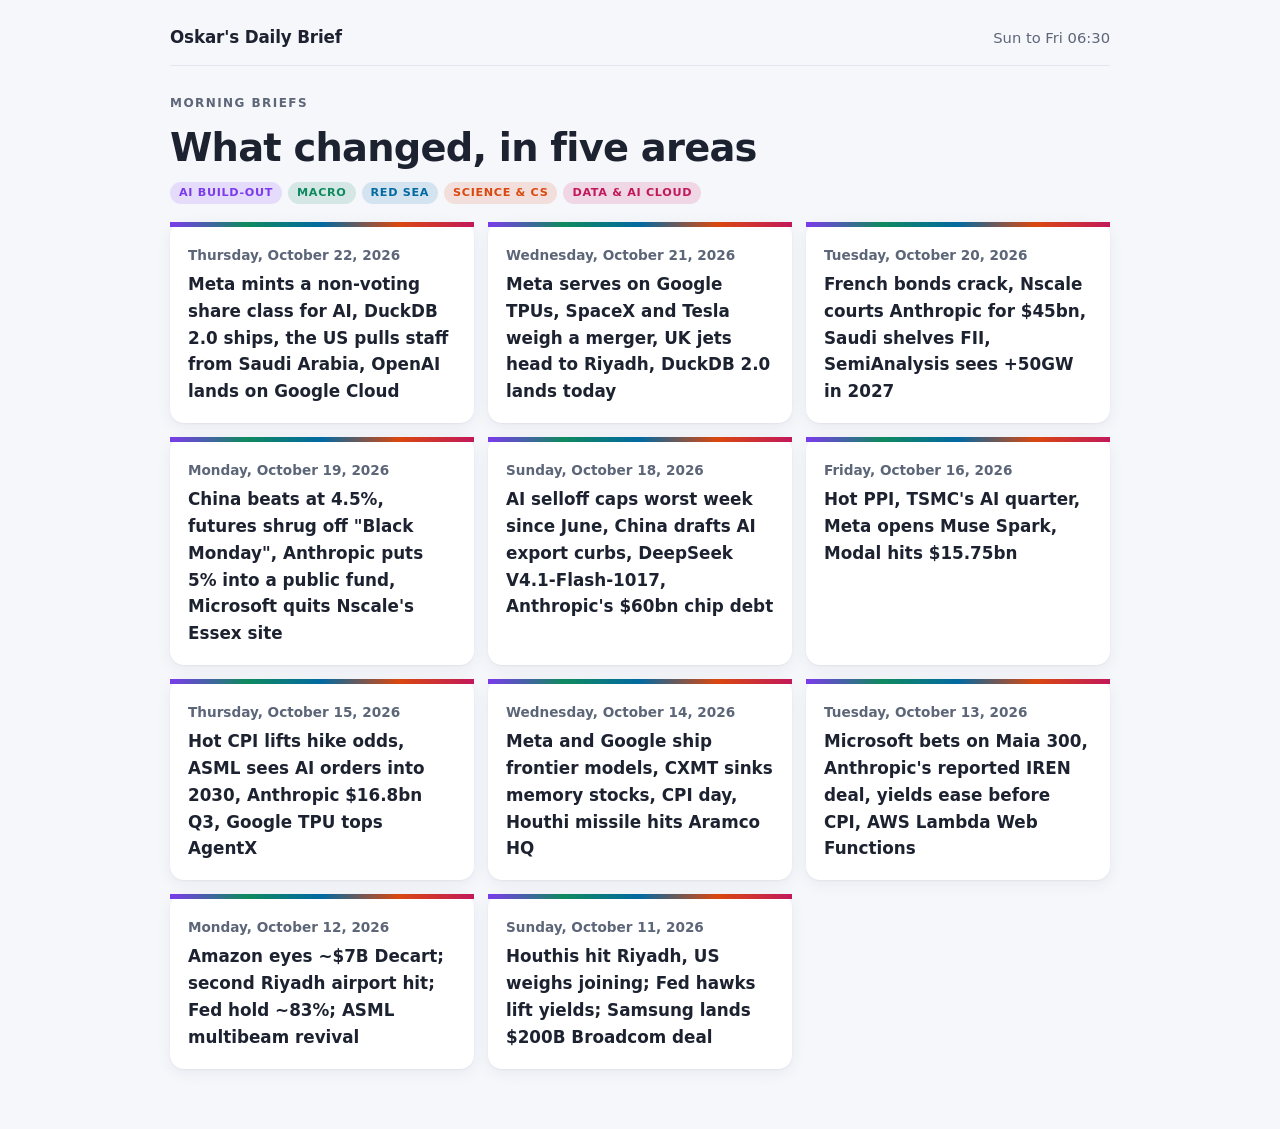
<file: index.html>
<!doctype html><html lang="en"><head><meta charset="utf-8"><meta name="viewport" content="width=device-width,initial-scale=1">
<title>Oskar's Daily Brief</title><link rel="stylesheet" href="style.css?v=2"></head><body><main>
<header class="topbar"><a class="brand" href="./">Oskar's Daily Brief</a><span class="date">Sun to Fri 06:30</span></header>
<div class="masthead"><div class="kicker">Morning briefs</div><h1>What changed, in five areas</h1>
<div class="legend"><span class="chip ai">AI build-out</span><span class="chip macro">Macro</span><span class="chip sea">Red Sea</span><span class="chip sci">Science &amp; CS</span><span class="chip data">Data &amp; AI cloud</span></div></div>
<section class="cards">
<!-- ARCHIVE: newest first -->
<a class="bcard" href="briefs/2026-10-22.html"><div class="d">Thursday, October 22, 2026</div><div class="h">Meta mints a non-voting share class for AI, DuckDB 2.0 ships, the US pulls staff from Saudi Arabia, OpenAI lands on Google Cloud</div></a>
<a class="bcard" href="briefs/2026-10-21.html"><div class="d">Wednesday, October 21, 2026</div><div class="h">Meta serves on Google TPUs, SpaceX and Tesla weigh a merger, UK jets head to Riyadh, DuckDB 2.0 lands today</div></a>
<a class="bcard" href="briefs/2026-10-20.html"><div class="d">Tuesday, October 20, 2026</div><div class="h">French bonds crack, Nscale courts Anthropic for $45bn, Saudi shelves FII, SemiAnalysis sees +50GW in 2027</div></a>
<a class="bcard" href="briefs/2026-10-19.html"><div class="d">Monday, October 19, 2026</div><div class="h">China beats at 4.5%, futures shrug off "Black Monday", Anthropic puts 5% into a public fund, Microsoft quits Nscale's Essex site</div></a>
<a class="bcard" href="briefs/2026-10-18.html"><div class="d">Sunday, October 18, 2026</div><div class="h">AI selloff caps worst week since June, China drafts AI export curbs, DeepSeek V4.1-Flash-1017, Anthropic's $60bn chip debt</div></a>
<a class="bcard" href="briefs/2026-10-16.html"><div class="d">Friday, October 16, 2026</div><div class="h">Hot PPI, TSMC's AI quarter, Meta opens Muse Spark, Modal hits $15.75bn</div></a>
<a class="bcard" href="briefs/2026-10-15.html"><div class="d">Thursday, October 15, 2026</div><div class="h">Hot CPI lifts hike odds, ASML sees AI orders into 2030, Anthropic $16.8bn Q3, Google TPU tops AgentX</div></a>
<a class="bcard" href="briefs/2026-10-14.html"><div class="d">Wednesday, October 14, 2026</div><div class="h">Meta and Google ship frontier models, CXMT sinks memory stocks, CPI day, Houthi missile hits Aramco HQ</div></a>
<a class="bcard" href="briefs/2026-10-13.html"><div class="d">Tuesday, October 13, 2026</div><div class="h">Microsoft bets on Maia 300, Anthropic's reported IREN deal, yields ease before CPI, AWS Lambda Web Functions</div></a>
<a class="bcard" href="briefs/2026-10-12.html"><div class="d">Monday, October 12, 2026</div><div class="h">Amazon eyes ~$7B Decart; second Riyadh airport hit; Fed hold ~83%; ASML multibeam revival</div></a>
<a class="bcard" href="briefs/2026-10-11.html"><div class="d">Sunday, October 11, 2026</div><div class="h">Houthis hit Riyadh, US weighs joining; Fed hawks lift yields; Samsung lands $200B Broadcom deal</div></a>
</section></main></body></html>
</file>
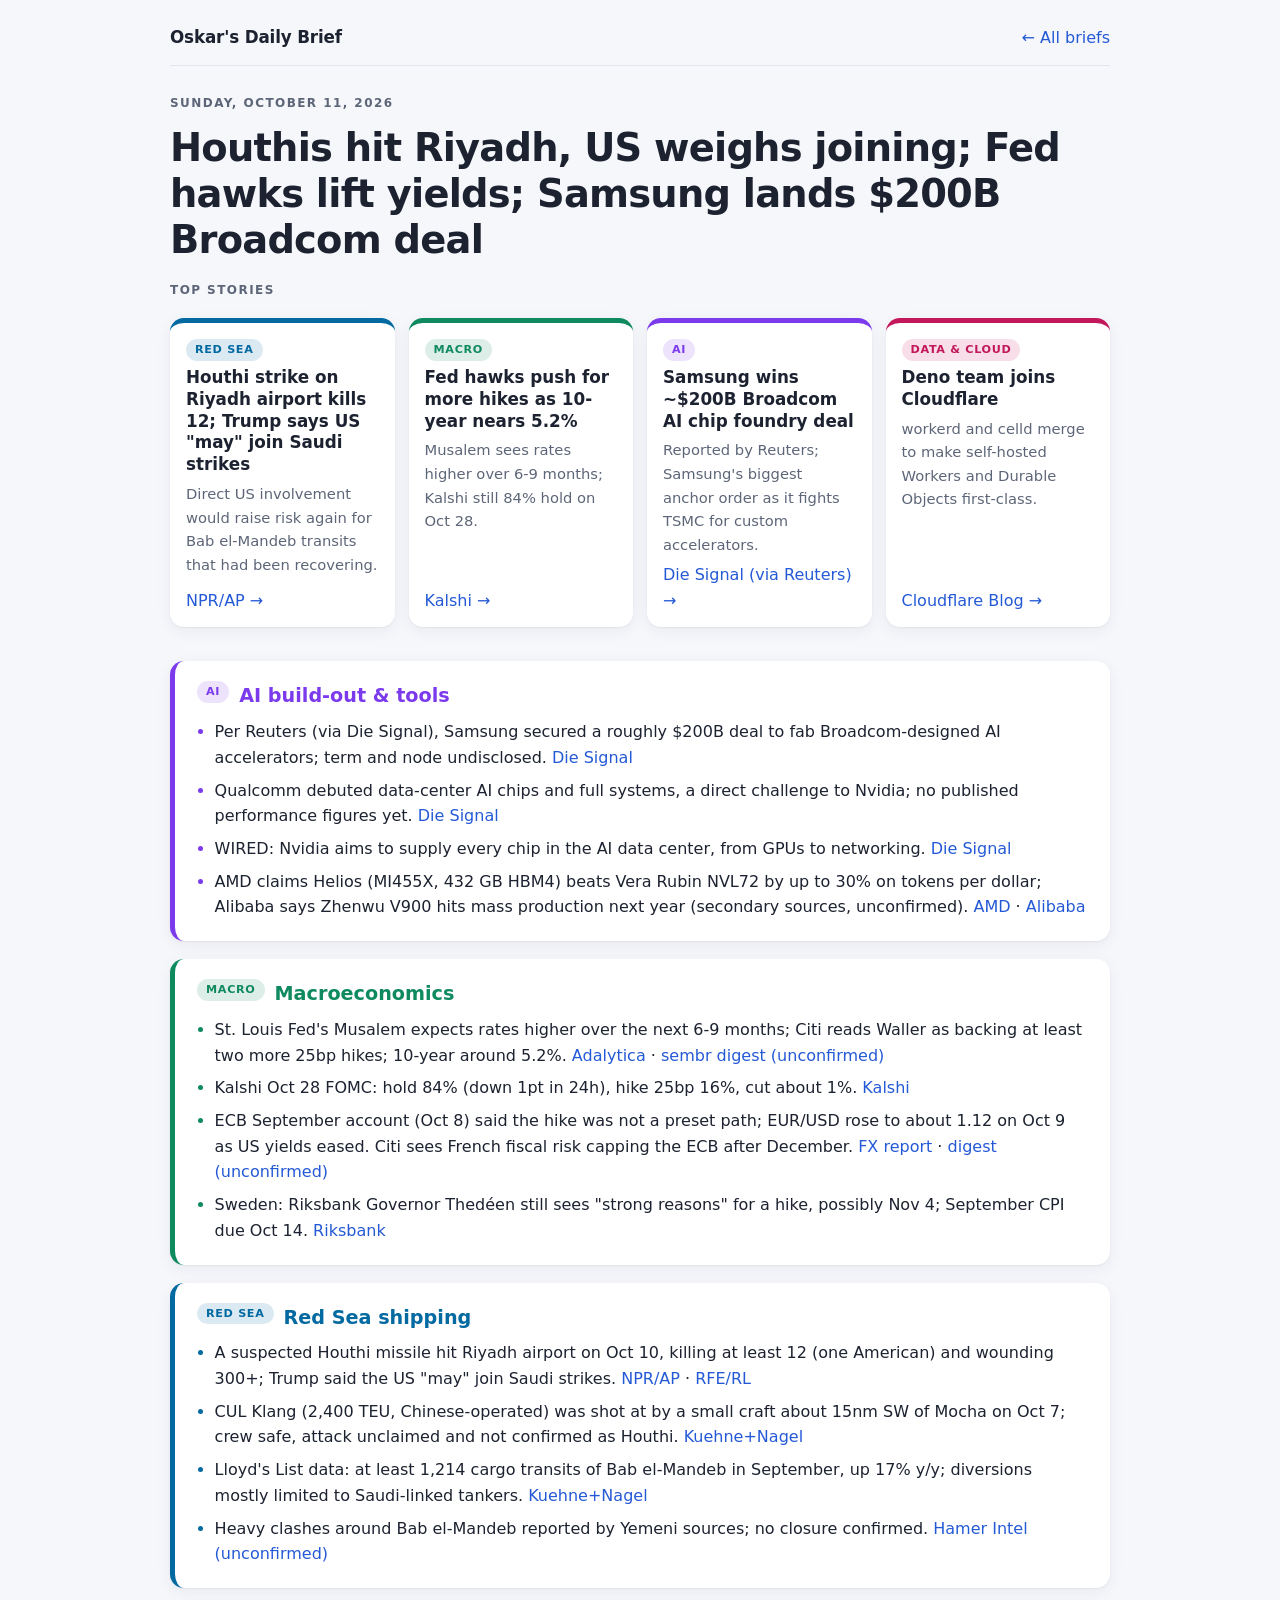
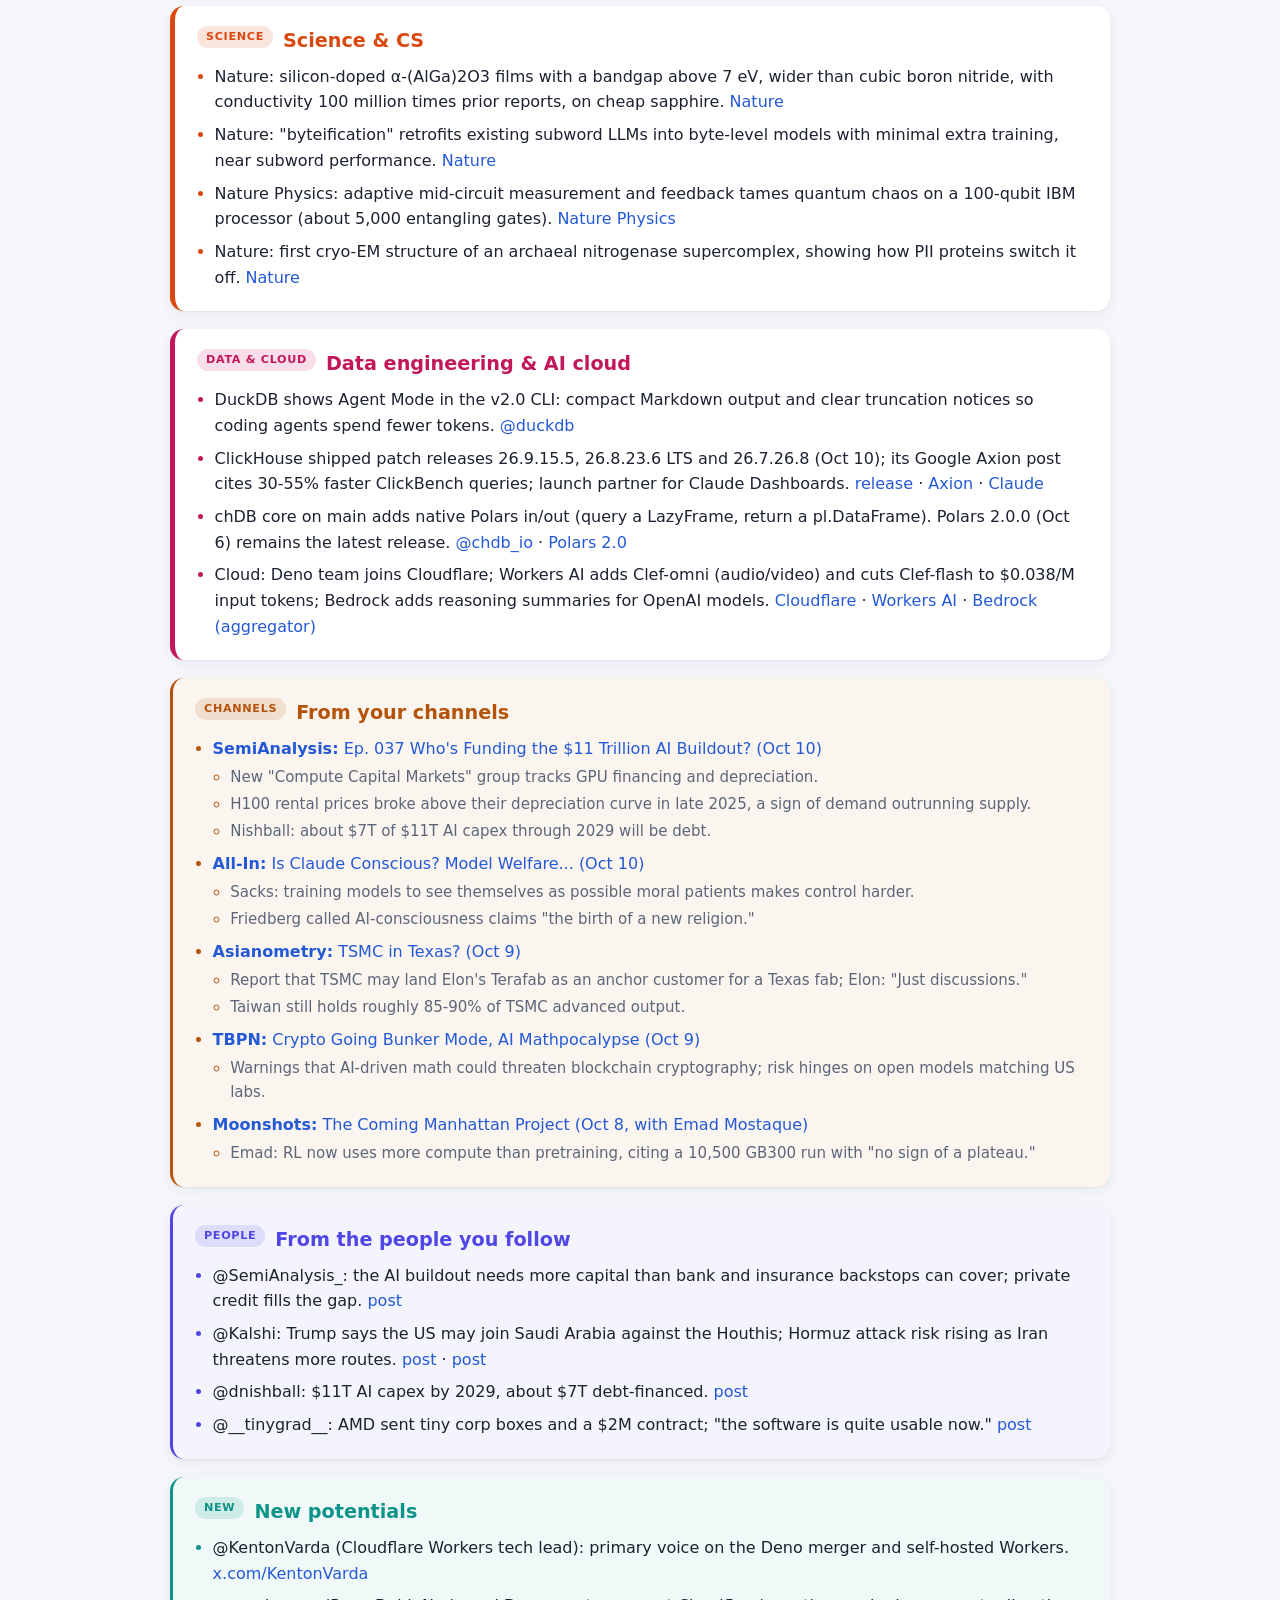
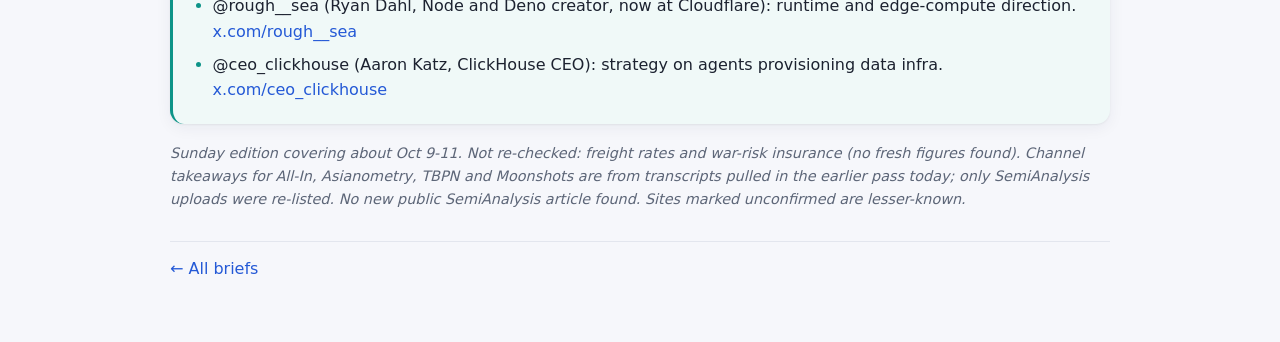
<file: briefs/2026-10-11.html>
<!doctype html><html lang="en"><head><meta charset="utf-8"><meta name="viewport" content="width=device-width,initial-scale=1">
<title>Oskar's Daily Brief · 2026-10-11</title><link rel="stylesheet" href="../style.css?v=2"></head><body><main>
<header class="topbar"><a class="brand" href="../">Oskar's Daily Brief</a><a href="../">&larr; All briefs</a></header>
<div class="masthead"><div class="kicker">Sunday, October 11, 2026</div><h1>Houthis hit Riyadh, US weighs joining; Fed hawks lift yields; Samsung lands $200B Broadcom deal</h1></div>
<div class="kicker">Top stories</div>
<section class="hero">
<article class="story sea"><span class="chip">Red Sea</span><h3>Houthi strike on Riyadh airport kills 12; Trump says US "may" join Saudi strikes</h3><p>Direct US involvement would raise risk again for Bab el-Mandeb transits that had been recovering.</p><a href="https://www.npr.org/2026/10/10/nx-s1-5997512/saudi-arabia-riyadh-airport-bombing-attack">NPR/AP &rarr;</a></article>
<article class="story macro"><span class="chip">Macro</span><h3>Fed hawks push for more hikes as 10-year nears 5.2%</h3><p>Musalem sees rates higher over 6-9 months; Kalshi still 84% hold on Oct 28.</p><a href="https://kalshi.com/markets/kxfeddecision/fed-meeting/kxfeddecision-26oct">Kalshi &rarr;</a></article>
<article class="story ai"><span class="chip">AI</span><h3>Samsung wins ~$200B Broadcom AI chip foundry deal</h3><p>Reported by Reuters; Samsung's biggest anchor order as it fights TSMC for custom accelerators.</p><a href="https://diesignal.com/articles/samsung-electronics-wins-200b-broadcom-ai-chip-partnership-aa07986f">Die Signal (via Reuters) &rarr;</a></article>
<article class="story data"><span class="chip">Data &amp; Cloud</span><h3>Deno team joins Cloudflare</h3><p>workerd and celld merge to make self-hosted Workers and Durable Objects first-class.</p><a href="https://blog.cloudflare.com/deno-joins-cloudflare/">Cloudflare Blog &rarr;</a></article>
</section>
<section class="area ai"><h2><span class="chip">AI</span>AI build-out &amp; tools</h2><ul><li>Per Reuters (via Die Signal), Samsung secured a roughly $200B deal to fab Broadcom-designed AI accelerators; term and node undisclosed. <a href="https://diesignal.com/articles/samsung-electronics-wins-200b-broadcom-ai-chip-partnership-aa07986f">Die Signal</a></li><li>Qualcomm debuted data-center AI chips and full systems, a direct challenge to Nvidia; no published performance figures yet. <a href="https://diesignal.com/articles/qualcomm-enters-ai-data-center-chip-market-challenging-nvidia-3f7d8e19">Die Signal</a></li><li>WIRED: Nvidia aims to supply every chip in the AI data center, from GPUs to networking. <a href="https://diesignal.com/articles/nvidia-aims-to-supply-every-chip-inside-ai-data-centers-4b36d597">Die Signal</a></li><li>AMD claims Helios (MI455X, 432 GB HBM4) beats Vera Rubin NVL72 by up to 30% on tokens per dollar; Alibaba says Zhenwu V900 hits mass production next year (secondary sources, unconfirmed). <a href="https://diesignal.com/articles/amd-outlines-venice-mi455x-and-helios-roadmaps-at-advancing-ai-2026-2e3e0224">AMD</a> · <a href="https://chipdispatch.com/articles/alibaba-cloud-targets-next-year-mass-production-for-zhenwu-v900-ai-chip-e46eda44">Alibaba</a></li></ul></section>
<section class="area macro"><h2><span class="chip">Macro</span>Macroeconomics</h2><ul><li>St. Louis Fed's Musalem expects rates higher over the next 6-9 months; Citi reads Waller as backing at least two more 25bp hikes; 10-year around 5.2%. <a href="https://adalytica.com/news/fed-musalem-rate-hikes-2a33ff22">Adalytica</a> · <a href="https://sembr.live/en/digests/fed-macro-20261010/">sembr digest (unconfirmed)</a></li><li>Kalshi Oct 28 FOMC: hold 84% (down 1pt in 24h), hike 25bp 16%, cut about 1%. <a href="https://kalshi.com/markets/kxfeddecision/fed-meeting/kxfeddecision-26oct">Kalshi</a></li><li>ECB September account (Oct 8) said the hike was not a preset path; EUR/USD rose to about 1.12 on Oct 9 as US yields eased. Citi sees French fiscal risk capping the ECB after December. <a href="https://www.interactivecrypto.com/euro-s-surprise-climb-us-yields-outweigh-dovish-ecb-signals">FX report</a> · <a href="https://chase-dream.cn/en/digests/global_macro-20261010/">digest (unconfirmed)</a></li><li>Sweden: Riksbank Governor Thedéen still sees "strong reasons" for a hike, possibly Nov 4; September CPI due Oct 14. <a href="https://www.riksbank.se/en-gb/press-and-published/speeches-and-presentations/2026/strong-growth-and-inflation-risk--thedeen-sees-grounds-for-interest-rate-increase/">Riksbank</a></li></ul></section>
<section class="area sea"><h2><span class="chip">Red Sea</span>Red Sea shipping</h2><ul><li>A suspected Houthi missile hit Riyadh airport on Oct 10, killing at least 12 (one American) and wounding 300+; Trump said the US "may" join Saudi strikes. <a href="https://www.npr.org/2026/10/10/nx-s1-5997512/saudi-arabia-riyadh-airport-bombing-attack">NPR/AP</a> · <a href="https://www.rferl.org/a/iran-live-blog-trump-middle-east/33803414.html">RFE/RL</a></li><li>CUL Klang (2,400 TEU, Chinese-operated) was shot at by a small craft about 15nm SW of Mocha on Oct 7; crew safe, attack unclaimed and not confirmed as Houthi. <a href="https://mykn.kuehne-nagel.com/news/article/chinese-operated-containership-fired-upon-off">Kuehne+Nagel</a></li><li>Lloyd's List data: at least 1,214 cargo transits of Bab el-Mandeb in September, up 17% y/y; diversions mostly limited to Saudi-linked tankers. <a href="https://mykn.kuehne-nagel.com/news/article/chinese-operated-containership-fired-upon-off">Kuehne+Nagel</a></li><li>Heavy clashes around Bab el-Mandeb reported by Yemeni sources; no closure confirmed. <a href="https://hamerintel.com/data/alerts/25955">Hamer Intel (unconfirmed)</a></li></ul></section>
<section class="area sci"><h2><span class="chip">Science</span>Science &amp; CS</h2><ul><li>Nature: silicon-doped α-(AlGa)2O3 films with a bandgap above 7 eV, wider than cubic boron nitride, with conductivity 100 million times prior reports, on cheap sapphire. <a href="https://www.nature.com/articles/s41586-026-11085-3">Nature</a></li><li>Nature: "byteification" retrofits existing subword LLMs into byte-level models with minimal extra training, near subword performance. <a href="https://www.nature.com/articles/s41586-026-11111-4">Nature</a></li><li>Nature Physics: adaptive mid-circuit measurement and feedback tames quantum chaos on a 100-qubit IBM processor (about 5,000 entangling gates). <a href="https://www.nature.com/articles/s41567-026-03470-6">Nature Physics</a></li><li>Nature: first cryo-EM structure of an archaeal nitrogenase supercomplex, showing how PII proteins switch it off. <a href="https://www.nature.com/articles/s41586-026-11116-z">Nature</a></li></ul></section>
<section class="area data"><h2><span class="chip">Data &amp; Cloud</span>Data engineering &amp; AI cloud</h2><ul><li>DuckDB shows Agent Mode in the v2.0 CLI: compact Markdown output and clear truncation notices so coding agents spend fewer tokens. <a href="https://x.com/duckdb/status/2108718894395621644">@duckdb</a></li><li>ClickHouse shipped patch releases 26.9.15.5, 26.8.23.6 LTS and 26.7.26.8 (Oct 10); its Google Axion post cites 30-55% faster ClickBench queries; launch partner for Claude Dashboards. <a href="https://github.com/ClickHouse/ClickHouse/releases/tag/v26.9.15.5-stable">release</a> · <a href="https://x.com/ClickHouseDB/status/2108482925779906722">Axion</a> · <a href="https://x.com/ClickHouseDB/status/2108291748149788901">Claude</a></li><li>chDB core on main adds native Polars in/out (query a LazyFrame, return a pl.DataFrame). Polars 2.0.0 (Oct 6) remains the latest release. <a href="https://x.com/chdb_io/status/2108522810553561562">@chdb_io</a> · <a href="https://github.com/pola-rs/polars/releases/tag/py-2.0.0">Polars 2.0</a></li><li>Cloud: Deno team joins Cloudflare; Workers AI adds Clef-omni (audio/video) and cuts Clef-flash to $0.038/M input tokens; Bedrock adds reasoning summaries for OpenAI models. <a href="https://blog.cloudflare.com/deno-joins-cloudflare/">Cloudflare</a> · <a href="https://developers.cloudflare.com/changelog/post/2026-10-09-clef-omni-workers-ai/">Workers AI</a> · <a href="https://releases.fru.dev/releases/aws-bedrock-2026-10-09-amazon-bedrock-now-supports-reasoning-summaries-for-openai-models">Bedrock (aggregator)</a></li></ul></section>
<section class="area channels extra"><h2><span class="chip">Channels</span>From your channels</h2><ul><li><a href="https://www.youtube.com/watch?v=XlnyFCviN4o"><b>SemiAnalysis:</b> Ep. 037 Who's Funding the $11 Trillion AI Buildout? (Oct 10)</a><ul><li>New "Compute Capital Markets" group tracks GPU financing and depreciation.</li><li>H100 rental prices broke above their depreciation curve in late 2025, a sign of demand outrunning supply.</li><li>Nishball: about $7T of $11T AI capex through 2029 will be debt.</li></ul></li><li><a href="https://www.youtube.com/watch?v=TBLHdXABwAg"><b>All-In:</b> Is Claude Conscious? Model Welfare... (Oct 10)</a><ul><li>Sacks: training models to see themselves as possible moral patients makes control harder.</li><li>Friedberg called AI-consciousness claims "the birth of a new religion."</li></ul></li><li><a href="https://www.youtube.com/watch?v=wJRfoWXTU80"><b>Asianometry:</b> TSMC in Texas? (Oct 9)</a><ul><li>Report that TSMC may land Elon's Terafab as an anchor customer for a Texas fab; Elon: "Just discussions."</li><li>Taiwan still holds roughly 85-90% of TSMC advanced output.</li></ul></li><li><a href="https://www.youtube.com/watch?v=7Svao3YGtp0"><b>TBPN:</b> Crypto Going Bunker Mode, AI Mathpocalypse (Oct 9)</a><ul><li>Warnings that AI-driven math could threaten blockchain cryptography; risk hinges on open models matching US labs.</li></ul></li><li><a href="https://www.youtube.com/watch?v=LRdb8UmPnh0"><b>Moonshots:</b> The Coming Manhattan Project (Oct 8, with Emad Mostaque)</a><ul><li>Emad: RL now uses more compute than pretraining, citing a 10,500 GB300 run with "no sign of a plateau."</li></ul></li></ul></section>
<section class="area people extra"><h2><span class="chip">People</span>From the people you follow</h2><ul><li>@SemiAnalysis_: the AI buildout needs more capital than bank and insurance backstops can cover; private credit fills the gap. <a href="https://x.com/SemiAnalysis_/status/2109116974705844313">post</a></li><li>@Kalshi: Trump says the US may join Saudi Arabia against the Houthis; Hormuz attack risk rising as Iran threatens more routes. <a href="https://x.com/Kalshi/status/2109141944580358510">post</a> · <a href="https://x.com/Kalshi/status/2109131626579968234">post</a></li><li>@dnishball: $11T AI capex by 2029, about $7T debt-financed. <a href="https://x.com/dnishball/status/2109029067500687402">post</a></li><li>@__tinygrad__: AMD sent tiny corp boxes and a $2M contract; "the software is quite usable now." <a href="https://x.com/__tinygrad__/status/2108740959664230760">post</a></li></ul></section>
<section class="area potentials extra"><h2><span class="chip">New</span>New potentials</h2><ul><li>@KentonVarda (Cloudflare Workers tech lead): primary voice on the Deno merger and self-hosted Workers. <a href="https://x.com/KentonVarda">x.com/KentonVarda</a></li><li>@rough__sea (Ryan Dahl, Node and Deno creator, now at Cloudflare): runtime and edge-compute direction. <a href="https://x.com/rough__sea">x.com/rough__sea</a></li><li>@ceo_clickhouse (Aaron Katz, ClickHouse CEO): strategy on agents provisioning data infra. <a href="https://x.com/ceo_clickhouse">x.com/ceo_clickhouse</a></li></ul></section>
<p class="note">Sunday edition covering about Oct 9-11. Not re-checked: freight rates and war-risk insurance (no fresh figures found). Channel takeaways for All-In, Asianometry, TBPN and Moonshots are from transcripts pulled in the earlier pass today; only SemiAnalysis uploads were re-listed. No new public SemiAnalysis article found. Sites marked unconfirmed are lesser-known.</p>
<footer><a href="../">&larr; All briefs</a></footer></main></body></html>
</file>
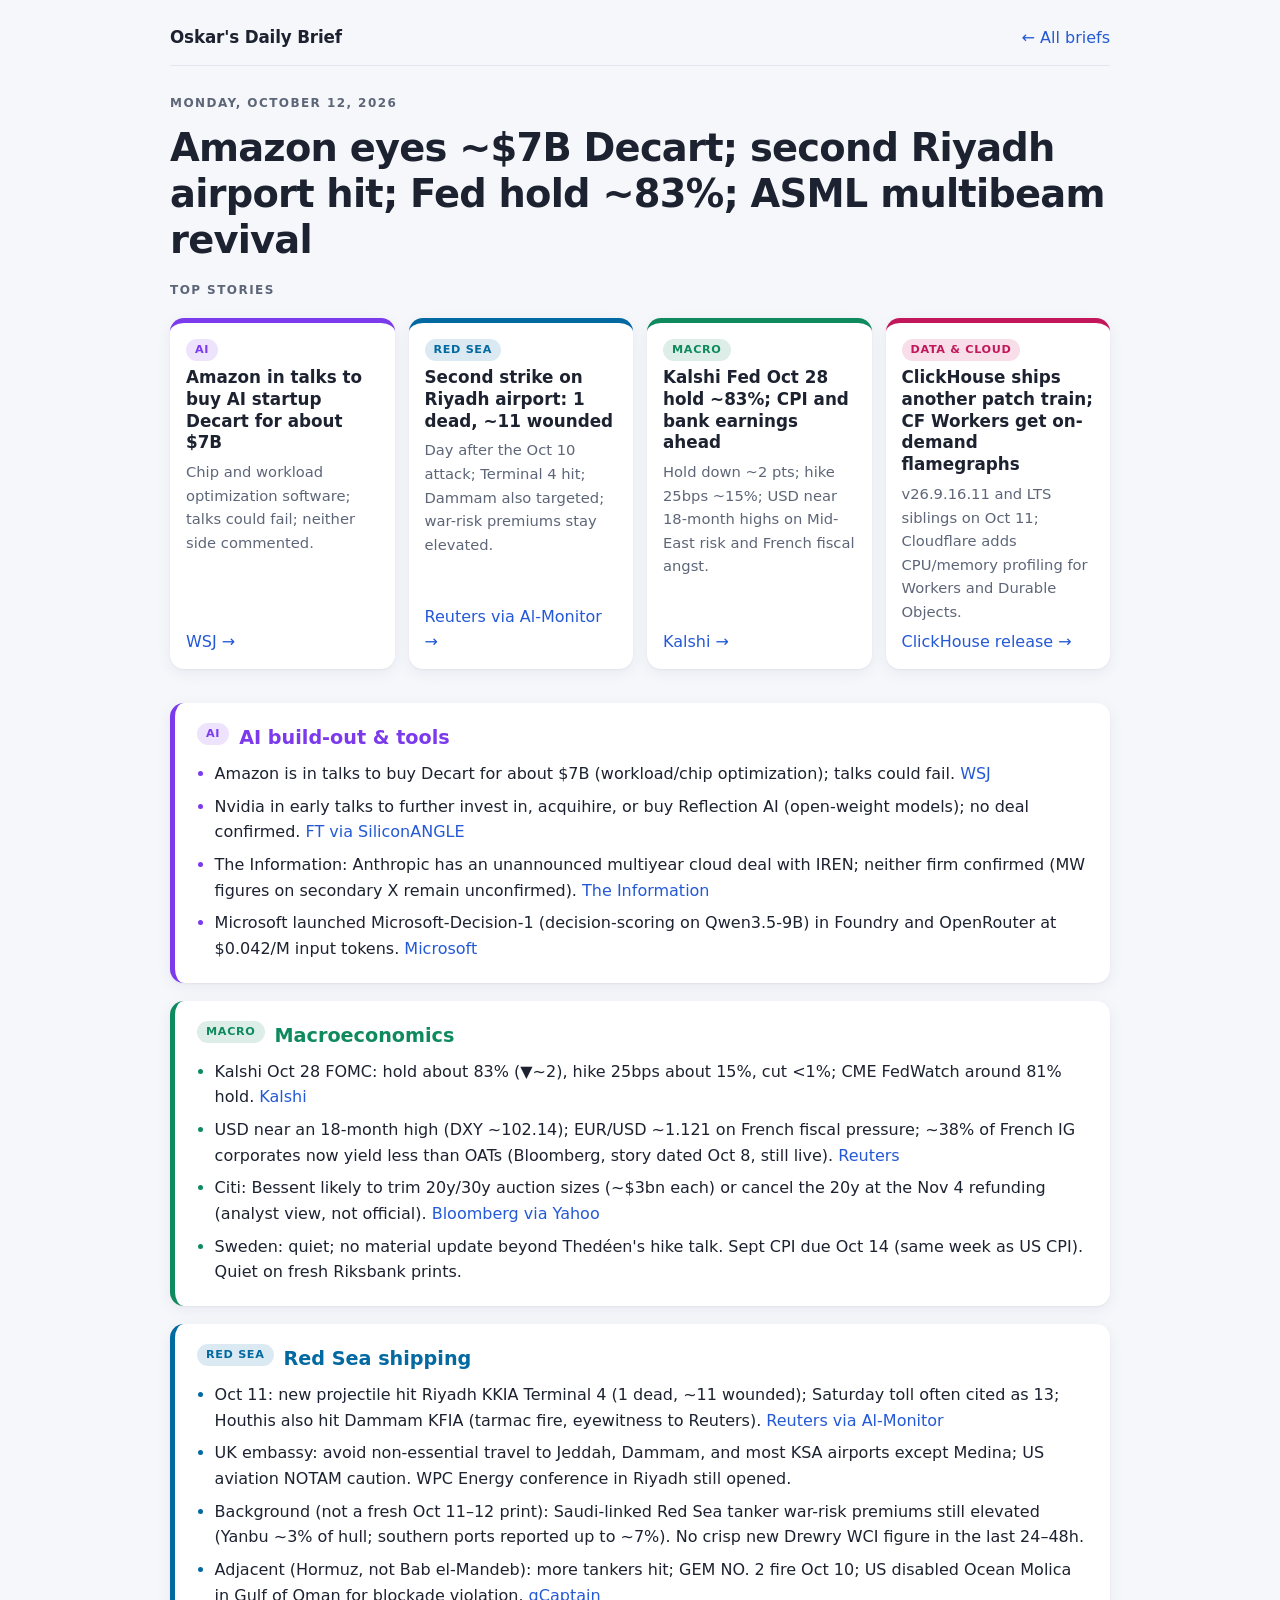
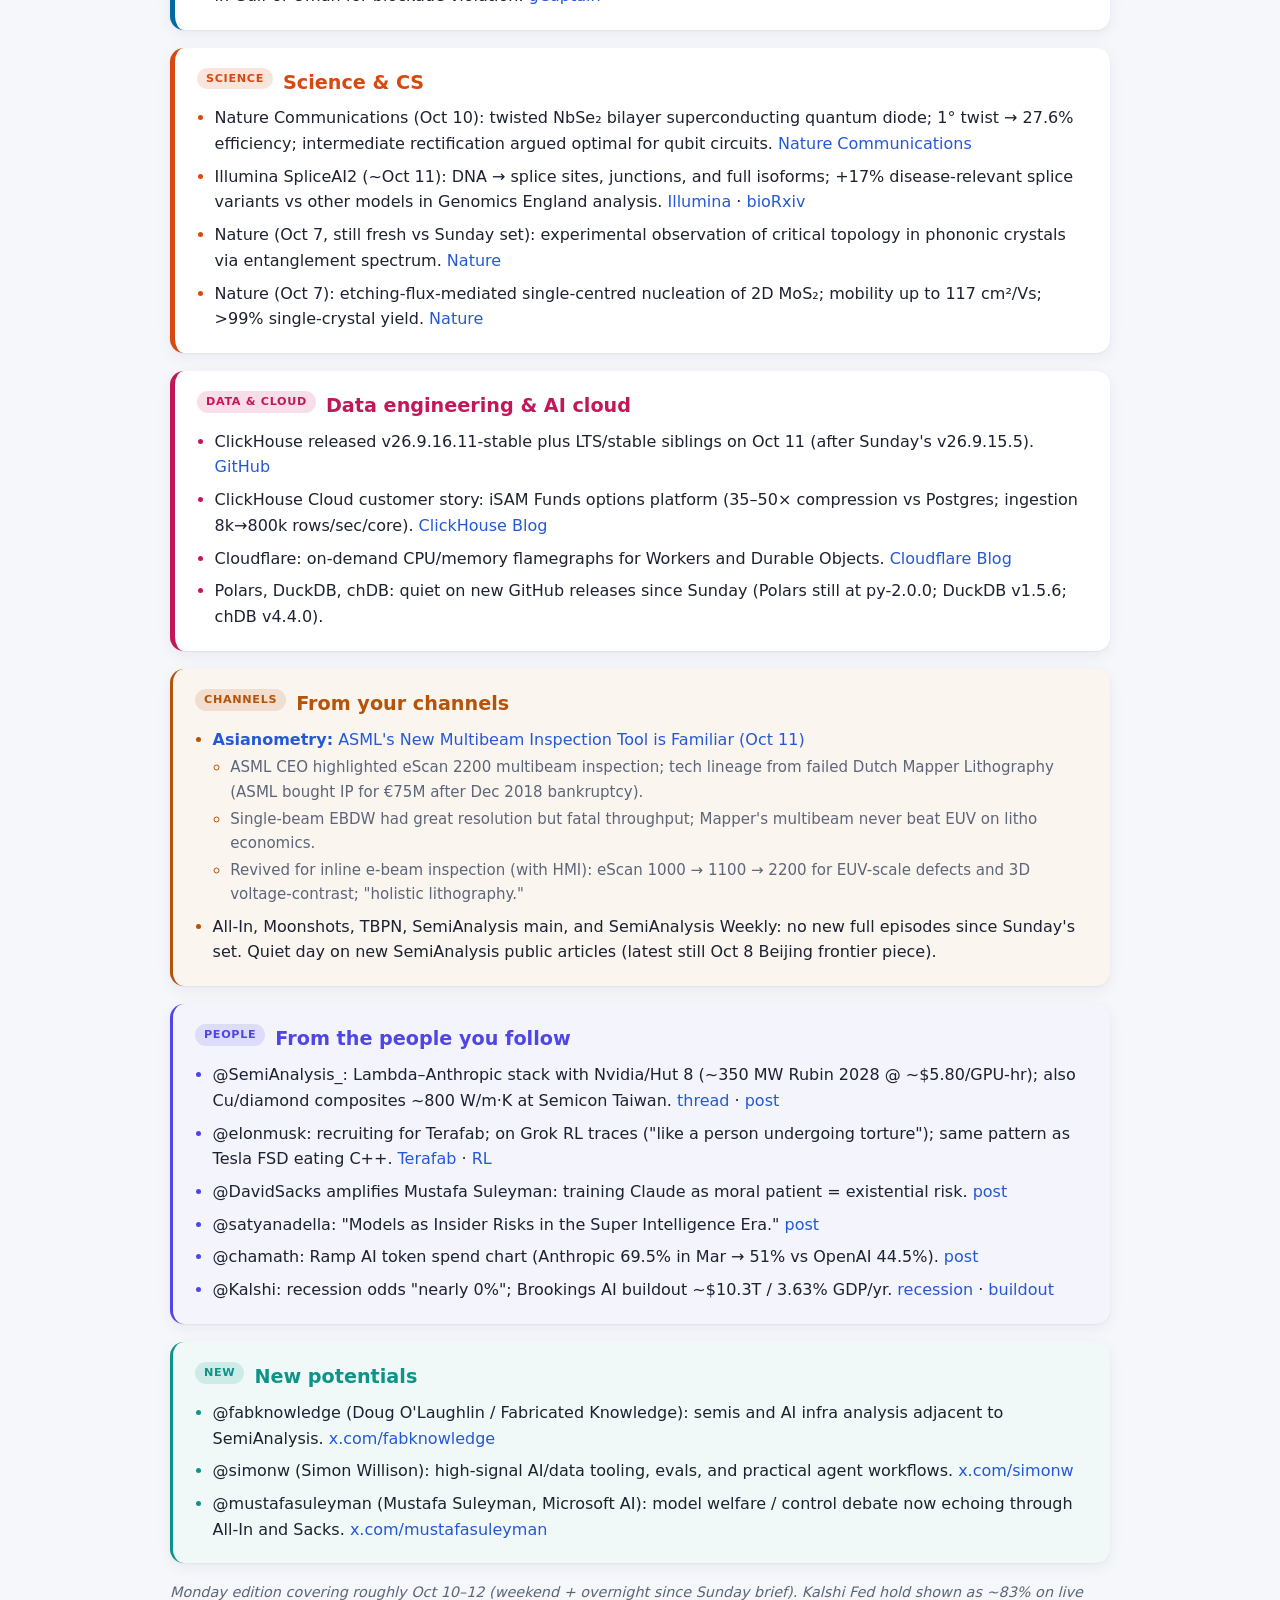
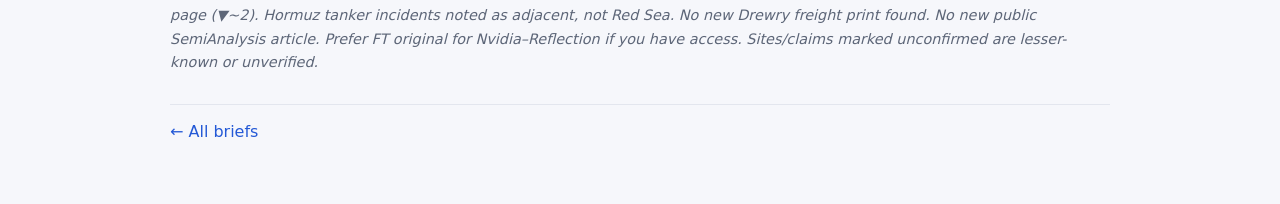
<file: briefs/2026-10-12.html>
<!doctype html><html lang="en"><head><meta charset="utf-8"><meta name="viewport" content="width=device-width,initial-scale=1">
<title>Oskar's Daily Brief · 2026-10-12</title><link rel="stylesheet" href="../style.css?v=2"></head><body><main>
<header class="topbar"><a class="brand" href="../">Oskar's Daily Brief</a><a href="../">&larr; All briefs</a></header>
<div class="masthead"><div class="kicker">Monday, October 12, 2026</div><h1>Amazon eyes ~$7B Decart; second Riyadh airport hit; Fed hold ~83%; ASML multibeam revival</h1></div>
<div class="kicker">Top stories</div>
<section class="hero">
<article class="story ai"><span class="chip">AI</span><h3>Amazon in talks to buy AI startup Decart for about $7B</h3><p>Chip and workload optimization software; talks could fail; neither side commented.</p><a href="https://www.wsj.com/business/deals/amazon-in-talks-to-buy-ai-startup-decart-for-around-7-billion-9433abad">WSJ &rarr;</a></article>
<article class="story sea"><span class="chip">Red Sea</span><h3>Second strike on Riyadh airport: 1 dead, ~11 wounded</h3><p>Day after the Oct 10 attack; Terminal 4 hit; Dammam also targeted; war-risk premiums stay elevated.</p><a href="https://www.al-monitor.com/originals/2026/10/saudi-arabia-reports-injuries-new-attack-riyadh-airport-day-after-strike-kills-13">Reuters via Al-Monitor &rarr;</a></article>
<article class="story macro"><span class="chip">Macro</span><h3>Kalshi Fed Oct 28 hold ~83%; CPI and bank earnings ahead</h3><p>Hold down ~2 pts; hike 25bps ~15%; USD near 18-month highs on Mid-East risk and French fiscal angst.</p><a href="https://kalshi.com/markets/kxfeddecision/fed-meeting/kxfeddecision-26oct">Kalshi &rarr;</a></article>
<article class="story data"><span class="chip">Data &amp; Cloud</span><h3>ClickHouse ships another patch train; CF Workers get on-demand flamegraphs</h3><p>v26.9.16.11 and LTS siblings on Oct 11; Cloudflare adds CPU/memory profiling for Workers and Durable Objects.</p><a href="https://github.com/ClickHouse/ClickHouse/releases/tag/v26.9.16.11-stable">ClickHouse release &rarr;</a></article>
</section>
<section class="area ai"><h2><span class="chip">AI</span>AI build-out &amp; tools</h2><ul>
<li>Amazon is in talks to buy Decart for about $7B (workload/chip optimization); talks could fail. <a href="https://www.wsj.com/business/deals/amazon-in-talks-to-buy-ai-startup-decart-for-around-7-billion-9433abad">WSJ</a></li>
<li>Nvidia in early talks to further invest in, acquihire, or buy Reflection AI (open-weight models); no deal confirmed. <a href="https://siliconangle.com/2026/10/11/nvidia-reportedly-in-early-talks-to-buy-acqui-hire-or-invest-more-in-reflection-ai/">FT via SiliconANGLE</a></li>
<li>The Information: Anthropic has an unannounced multiyear cloud deal with IREN; neither firm confirmed (MW figures on secondary X remain unconfirmed). <a href="https://www.theinformation.com/newsletters/ai-infrastructure/attractive-economics-behind-anthropic-data-center-sprint">The Information</a></li>
<li>Microsoft launched Microsoft-Decision-1 (decision-scoring on Qwen3.5-9B) in Foundry and OpenRouter at $0.042/M input tokens. <a href="https://commandline.microsoft.com/microsoft-decision-1-model-foundry/">Microsoft</a></li>
</ul></section>
<section class="area macro"><h2><span class="chip">Macro</span>Macroeconomics</h2><ul>
<li>Kalshi Oct 28 FOMC: hold about 83% (▼~2), hike 25bps about 15%, cut &lt;1%; CME FedWatch around 81% hold. <a href="https://kalshi.com/markets/kxfeddecision/fed-meeting/kxfeddecision-26oct">Kalshi</a></li>
<li>USD near an 18-month high (DXY ~102.14); EUR/USD ~1.121 on French fiscal pressure; ~38% of French IG corporates now yield less than OATs (Bloomberg, story dated Oct 8, still live). <a href="https://au.investing.com/news/economy-news/dollar-stays-near-18month-high-as-mideast-conflict-inflation-data-in-focus-4683340">Reuters</a></li>
<li>Citi: Bessent likely to trim 20y/30y auction sizes (~$3bn each) or cancel the 20y at the Nov 4 refunding (analyst view, not official). <a href="https://finance.yahoo.com/economy/policy/articles/bessent-likely-cut-us-long-224054989.html">Bloomberg via Yahoo</a></li>
<li>Sweden: quiet; no material update beyond Thedéen's hike talk. Sept CPI due Oct 14 (same week as US CPI). Quiet on fresh Riksbank prints.</li>
</ul></section>
<section class="area sea"><h2><span class="chip">Red Sea</span>Red Sea shipping</h2><ul>
<li>Oct 11: new projectile hit Riyadh KKIA Terminal 4 (1 dead, ~11 wounded); Saturday toll often cited as 13; Houthis also hit Dammam KFIA (tarmac fire, eyewitness to Reuters). <a href="https://www.al-monitor.com/originals/2026/10/saudi-arabia-reports-injuries-new-attack-riyadh-airport-day-after-strike-kills-13">Reuters via Al-Monitor</a></li>
<li>UK embassy: avoid non-essential travel to Jeddah, Dammam, and most KSA airports except Medina; US aviation NOTAM caution. WPC Energy conference in Riyadh still opened.</li>
<li>Background (not a fresh Oct 11–12 print): Saudi-linked Red Sea tanker war-risk premiums still elevated (Yanbu ~3% of hull; southern ports reported up to ~7%). No crisp new Drewry WCI figure in the last 24–48h.</li>
<li>Adjacent (Hormuz, not Bab el-Mandeb): more tankers hit; GEM NO. 2 fire Oct 10; US disabled Ocean Molica in Gulf of Oman for blockade violation. <a href="https://gcaptain.com/more-tankers-hit-in-hormuz-as-u-s-strikes-cargo-ship/">gCaptain</a></li>
</ul></section>
<section class="area sci"><h2><span class="chip">Science</span>Science &amp; CS</h2><ul>
<li>Nature Communications (Oct 10): twisted NbSe₂ bilayer superconducting quantum diode; 1° twist → 27.6% efficiency; intermediate rectification argued optimal for qubit circuits. <a href="https://www.nature.com/articles/s41467-026-78376-1">Nature Communications</a></li>
<li>Illumina SpliceAI2 (~Oct 11): DNA → splice sites, junctions, and full isoforms; +17% disease-relevant splice variants vs other models in Genomics England analysis. <a href="https://www.illumina.com/science/genomics-research/articles/introducing-spliceai2--the-next-generation-of-splicing-and-trans.html">Illumina</a> · <a href="https://www.biorxiv.org/content/10.64898/2026.10.08.757673v1">bioRxiv</a></li>
<li>Nature (Oct 7, still fresh vs Sunday set): experimental observation of critical topology in phononic crystals via entanglement spectrum. <a href="https://www.nature.com/articles/s41586-026-11099-x">Nature</a></li>
<li>Nature (Oct 7): etching-flux-mediated single-centred nucleation of 2D MoS₂; mobility up to 117 cm²/Vs; &gt;99% single-crystal yield. <a href="https://www.nature.com/articles/s41586-026-11095-1">Nature</a></li>
</ul></section>
<section class="area data"><h2><span class="chip">Data &amp; Cloud</span>Data engineering &amp; AI cloud</h2><ul>
<li>ClickHouse released v26.9.16.11-stable plus LTS/stable siblings on Oct 11 (after Sunday's v26.9.15.5). <a href="https://github.com/ClickHouse/ClickHouse/releases/tag/v26.9.16.11-stable">GitHub</a></li>
<li>ClickHouse Cloud customer story: iSAM Funds options platform (35–50× compression vs Postgres; ingestion 8k→800k rows/sec/core). <a href="https://clickhouse.com/blog/isam-market-data-research-platform">ClickHouse Blog</a></li>
<li>Cloudflare: on-demand CPU/memory flamegraphs for Workers and Durable Objects. <a href="https://blog.cloudflare.com/workers-on-demand-profiling/">Cloudflare Blog</a></li>
<li>Polars, DuckDB, chDB: quiet on new GitHub releases since Sunday (Polars still at py-2.0.0; DuckDB v1.5.6; chDB v4.4.0).</li>
</ul></section>
<section class="area channels extra"><h2><span class="chip">Channels</span>From your channels</h2><ul>
<li><a href="https://www.youtube.com/watch?v=CqPsGYJHozM"><b>Asianometry:</b> ASML's New Multibeam Inspection Tool is Familiar (Oct 11)</a><ul>
<li>ASML CEO highlighted eScan 2200 multibeam inspection; tech lineage from failed Dutch Mapper Lithography (ASML bought IP for €75M after Dec 2018 bankruptcy).</li>
<li>Single-beam EBDW had great resolution but fatal throughput; Mapper's multibeam never beat EUV on litho economics.</li>
<li>Revived for inline e-beam inspection (with HMI): eScan 1000 → 1100 → 2200 for EUV-scale defects and 3D voltage-contrast; "holistic lithography."</li>
</ul></li>
<li>All-In, Moonshots, TBPN, SemiAnalysis main, and SemiAnalysis Weekly: no new full episodes since Sunday's set. Quiet day on new SemiAnalysis public articles (latest still Oct 8 Beijing frontier piece).</li>
</ul></section>
<section class="area people extra"><h2><span class="chip">People</span>From the people you follow</h2><ul>
<li>@SemiAnalysis_: Lambda–Anthropic stack with Nvidia/Hut 8 (~350 MW Rubin 2028 @ ~$5.80/GPU-hr); also Cu/diamond composites ~800 W/m·K at Semicon Taiwan. <a href="https://x.com/SemiAnalysis_/status/2109056651231654310">thread</a> · <a href="https://x.com/SemiAnalysis_/status/2109358639030952117">post</a></li>
<li>@elonmusk: recruiting for Terafab; on Grok RL traces ("like a person undergoing torture"); same pattern as Tesla FSD eating C++. <a href="https://x.com/elonmusk/status/2109461555066671311">Terafab</a> · <a href="https://x.com/elonmusk/status/2109462164557688984">RL</a></li>
<li>@DavidSacks amplifies Mustafa Suleyman: training Claude as moral patient = existential risk. <a href="https://x.com/DavidSacks/status/2109288404760314345">post</a></li>
<li>@satyanadella: "Models as Insider Risks in the Super Intelligence Era." <a href="https://x.com/satyanadella/status/2108931348857827686">post</a></li>
<li>@chamath: Ramp AI token spend chart (Anthropic 69.5% in Mar → 51% vs OpenAI 44.5%). <a href="https://x.com/chamath/status/2109364670691995891">post</a></li>
<li>@Kalshi: recession odds "nearly 0%"; Brookings AI buildout ~$10.3T / 3.63% GDP/yr. <a href="https://x.com/Kalshi/status/2109319130830762072">recession</a> · <a href="https://x.com/Kalshi/status/2109486718202024321">buildout</a></li>
</ul></section>
<section class="area potentials extra"><h2><span class="chip">New</span>New potentials</h2><ul>
<li>@fabknowledge (Doug O'Laughlin / Fabricated Knowledge): semis and AI infra analysis adjacent to SemiAnalysis. <a href="https://x.com/fabknowledge">x.com/fabknowledge</a></li>
<li>@simonw (Simon Willison): high-signal AI/data tooling, evals, and practical agent workflows. <a href="https://x.com/simonw">x.com/simonw</a></li>
<li>@mustafasuleyman (Mustafa Suleyman, Microsoft AI): model welfare / control debate now echoing through All-In and Sacks. <a href="https://x.com/mustafasuleyman">x.com/mustafasuleyman</a></li>
</ul></section>
<p class="note">Monday edition covering roughly Oct 10–12 (weekend + overnight since Sunday brief). Kalshi Fed hold shown as ~83% on live page (▼~2). Hormuz tanker incidents noted as adjacent, not Red Sea. No new Drewry freight print found. No new public SemiAnalysis article. Prefer FT original for Nvidia–Reflection if you have access. Sites/claims marked unconfirmed are lesser-known or unverified.</p>
<footer><a href="../">&larr; All briefs</a></footer></main></body></html>
</file>
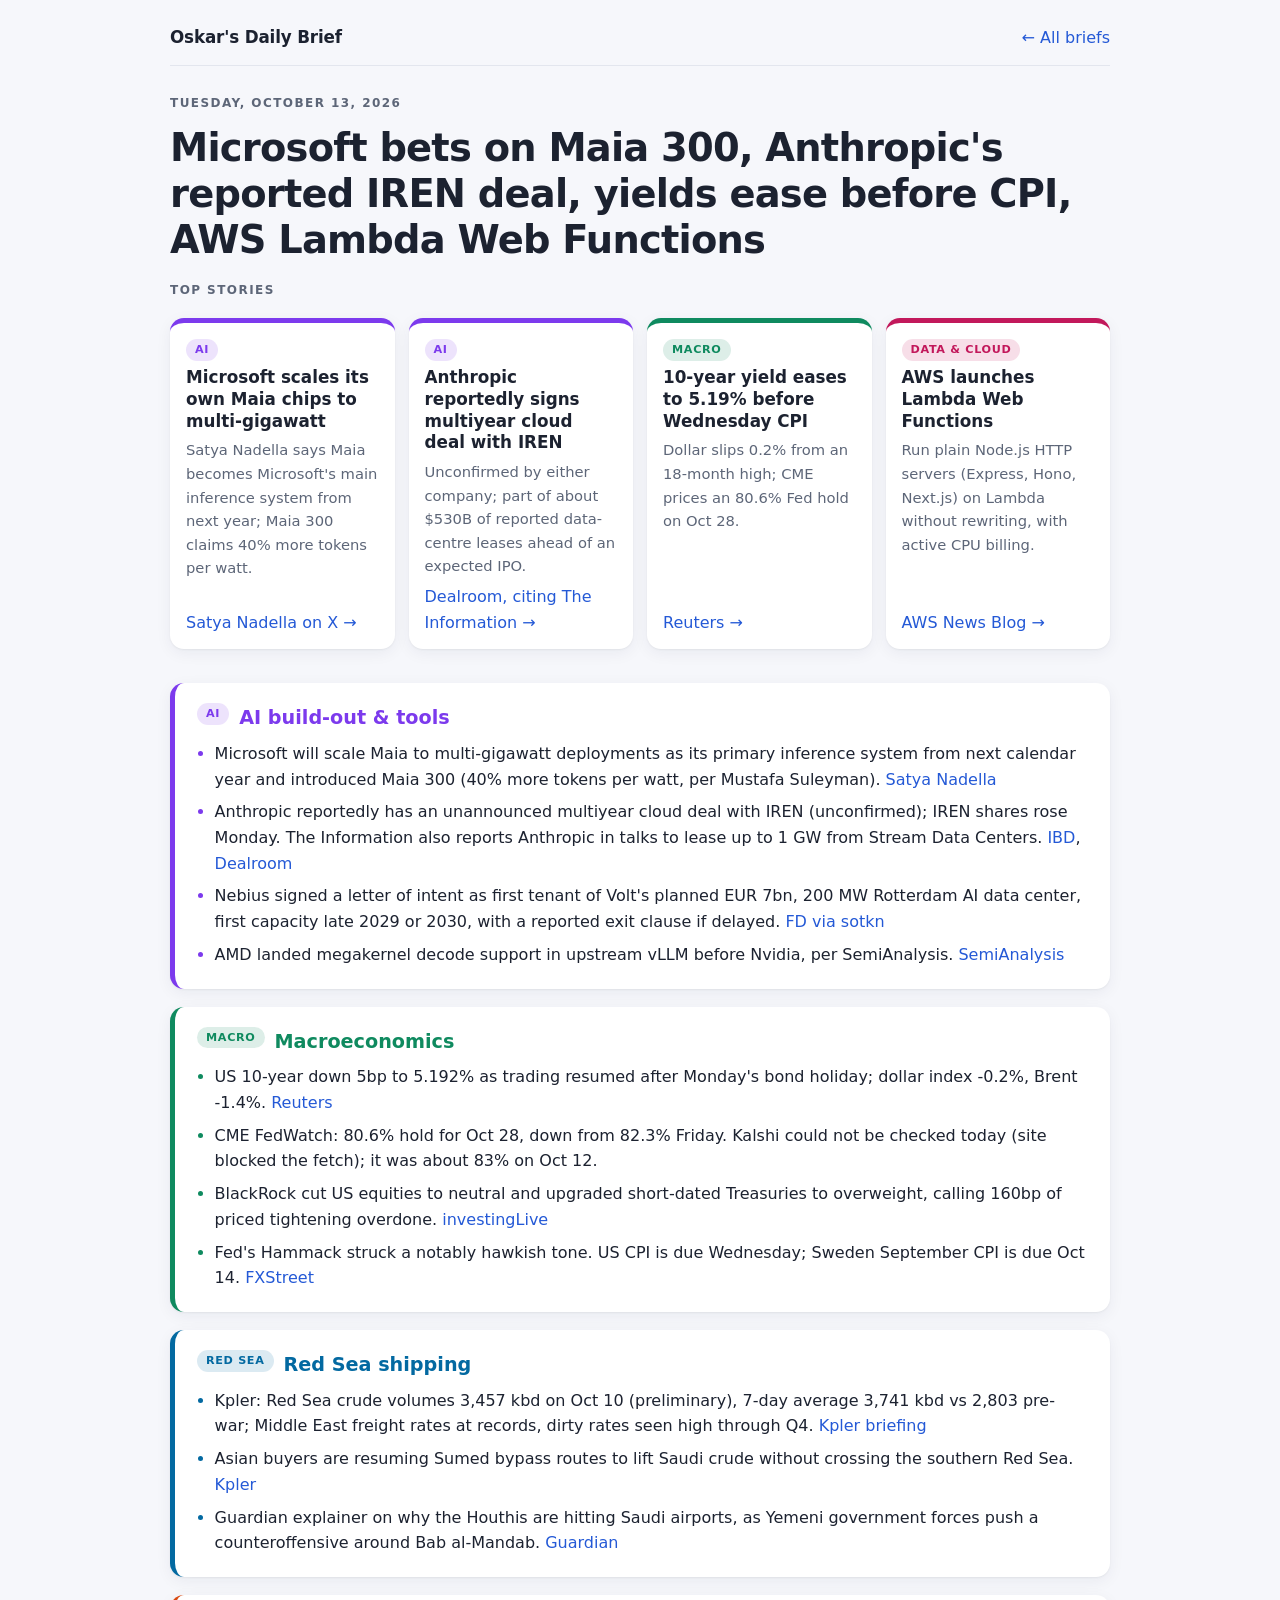
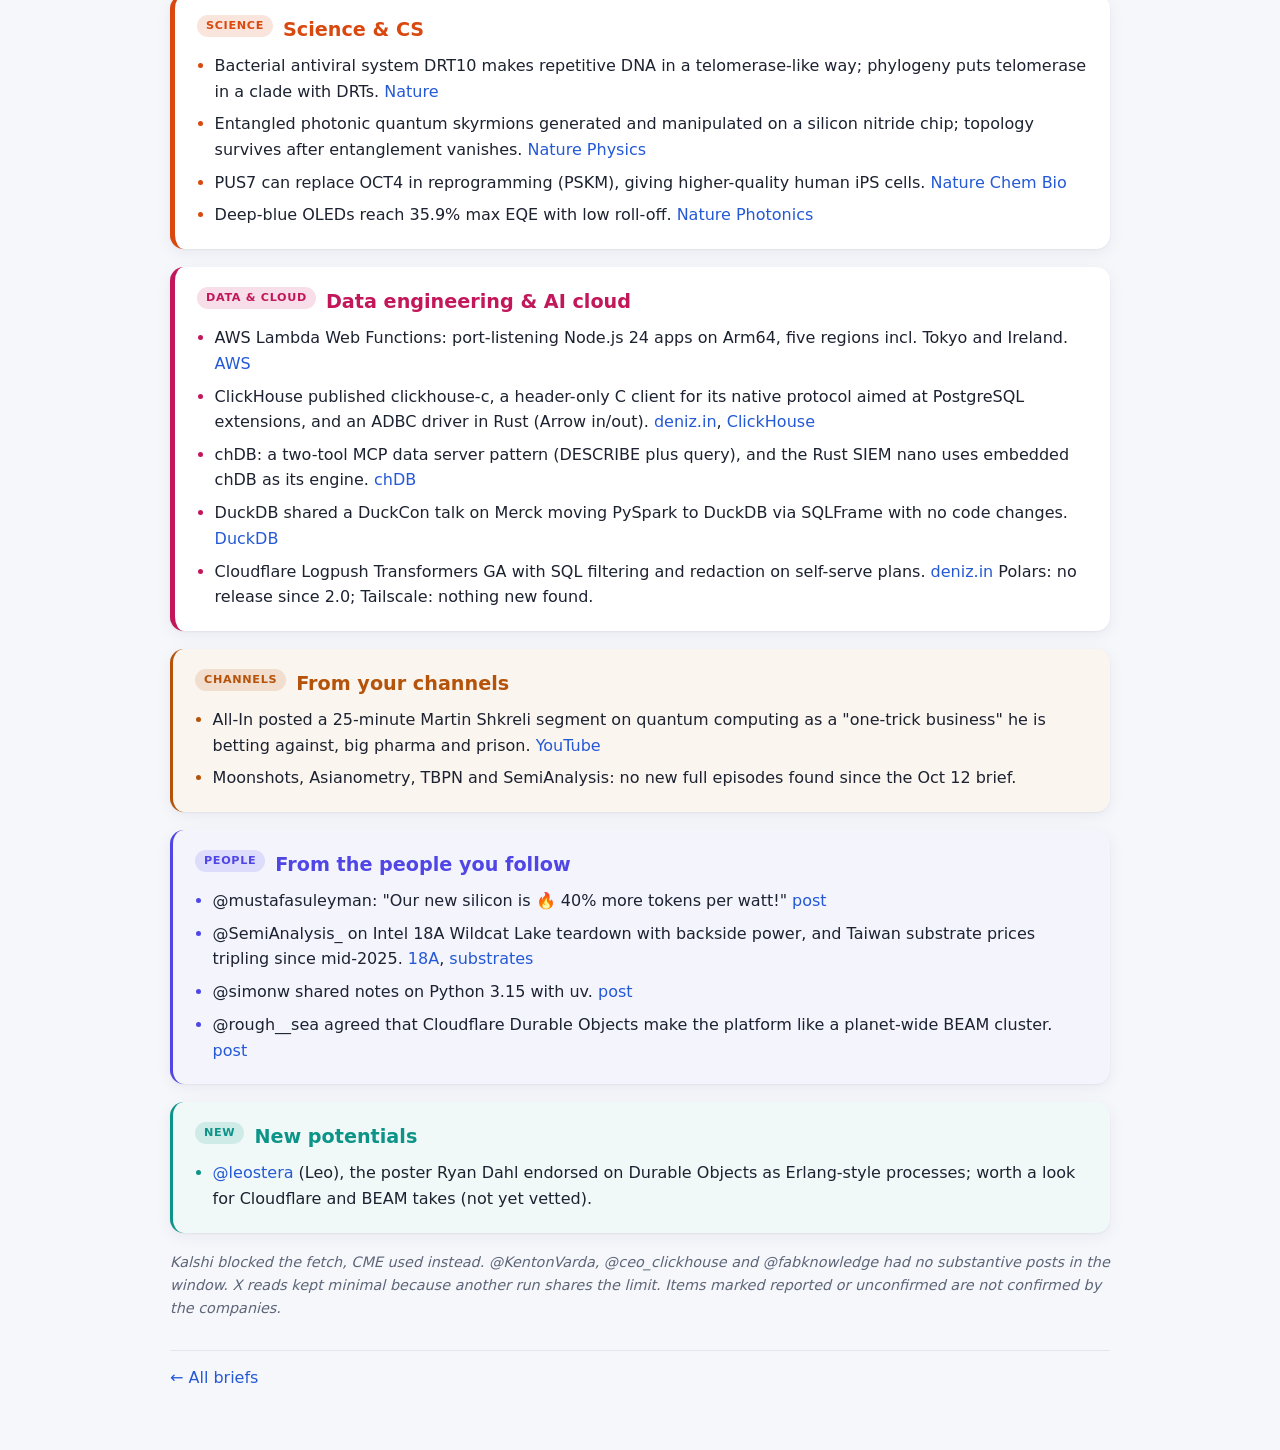
<file: briefs/2026-10-13.html>
<!doctype html><html lang="en"><head><meta charset="utf-8"><meta name="viewport" content="width=device-width,initial-scale=1">
<title>Oskar's Daily Brief · 2026-10-13</title><link rel="stylesheet" href="../style.css?v=2"></head><body><main>
<header class="topbar"><a class="brand" href="../">Oskar's Daily Brief</a><a href="../">&larr; All briefs</a></header>
<div class="masthead"><div class="kicker">Tuesday, October 13, 2026</div><h1>Microsoft bets on Maia 300, Anthropic's reported IREN deal, yields ease before CPI, AWS Lambda Web Functions</h1></div>
<div class="kicker">Top stories</div>
<section class="hero">
<!-- STORY: class one of ai|macro|sea|sci|data --><article class="story ai"><span class="chip">AI</span><h3>Microsoft scales its own Maia chips to multi-gigawatt</h3><p>Satya Nadella says Maia becomes Microsoft's main inference system from next year; Maia 300 claims 40% more tokens per watt.</p><a href="https://x.com/satyanadella/status/2109631106404487523">Satya Nadella on X &rarr;</a></article>
<!-- STORY: class one of ai|macro|sea|sci|data --><article class="story ai"><span class="chip">AI</span><h3>Anthropic reportedly signs multiyear cloud deal with IREN</h3><p>Unconfirmed by either company; part of about $530B of reported data-centre leases ahead of an expected IPO.</p><a href="https://dealroom.co/news/161790-anthropic-has-signed-about-530b-of-data-centre-leases-and-the-inference/">Dealroom, citing The Information &rarr;</a></article>
<!-- STORY: class one of ai|macro|sea|sci|data --><article class="story macro"><span class="chip">Macro</span><h3>10-year yield eases to 5.19% before Wednesday CPI</h3><p>Dollar slips 0.2% from an 18-month high; CME prices an 80.6% Fed hold on Oct 28.</p><a href="https://www.globalbankingandfinance.com/dollar-holds-near-18-month-high-geopolitical-risks-rise/">Reuters &rarr;</a></article>
<!-- STORY: class one of ai|macro|sea|sci|data --><article class="story data"><span class="chip">Data &amp; Cloud</span><h3>AWS launches Lambda Web Functions</h3><p>Run plain Node.js HTTP servers (Express, Hono, Next.js) on Lambda without rewriting, with active CPU billing.</p><a href="https://aws.amazon.com/blogs/aws/announcing-aws-lambda-web-functions-for-fast-consistent-web-app-performance-anywhere/">AWS News Blog &rarr;</a></article>
</section>
<section class="area ai"><h2><span class="chip">AI</span>AI build-out &amp; tools</h2><ul><li>Microsoft will scale Maia to multi-gigawatt deployments as its primary inference system from next calendar year and introduced Maia 300 (40% more tokens per watt, per Mustafa Suleyman). <a href="https://x.com/satyanadella/status/2109631106404487523">Satya Nadella</a></li><li>Anthropic reportedly has an unannounced multiyear cloud deal with IREN (unconfirmed); IREN shares rose Monday. The Information also reports Anthropic in talks to lease up to 1 GW from Stream Data Centers. <a href="https://www.investors.com/news/iren-stock-anthropic-ai-cloud-services-deal-data-center-buildout-reports/">IBD</a>, <a href="https://dealroom.co/news/161790-anthropic-has-signed-about-530b-of-data-centre-leases-and-the-inference/">Dealroom</a></li><li>Nebius signed a letter of intent as first tenant of Volt's planned EUR 7bn, 200 MW Rotterdam AI data center, first capacity late 2029 or 2030, with a reported exit clause if delayed. <a href="https://www.sotkn.com/catalyst/nebius-volt-rotterdam-200-mw-ai-data-center/">FD via sotkn</a></li><li>AMD landed megakernel decode support in upstream vLLM before Nvidia, per SemiAnalysis. <a href="https://x.com/SemiAnalysis_/status/2109841575547211955">SemiAnalysis</a></li></ul></section>
<section class="area macro"><h2><span class="chip">Macro</span>Macroeconomics</h2><ul><li>US 10-year down 5bp to 5.192% as trading resumed after Monday's bond holiday; dollar index -0.2%, Brent -1.4%. <a href="https://www.globalbankingandfinance.com/dollar-holds-near-18-month-high-geopolitical-risks-rise/">Reuters</a></li><li>CME FedWatch: 80.6% hold for Oct 28, down from 82.3% Friday. Kalshi could not be checked today (site blocked the fetch); it was about 83% on Oct 12.</li><li>BlackRock cut US equities to neutral and upgraded short-dated Treasuries to overweight, calling 160bp of priced tightening overdone. <a href="https://investinglive.com/stocks/blackrock-cuts-us-stocks-to-neutral-and-buys-treasuries-as-10-year-yield-nears-5-25/">investingLive</a></li><li>Fed's Hammack struck a notably hawkish tone. US CPI is due Wednesday; Sweden September CPI is due Oct 14. <a href="https://www.fxstreet.com/news/united-states-dollar-index-eases-from-18-month-peak-slips-below-10250-202610130156">FXStreet</a></li></ul></section>
<section class="area sea"><h2><span class="chip">Red Sea</span>Red Sea shipping</h2><ul><li>Kpler: Red Sea crude volumes 3,457 kbd on Oct 10 (preliminary), 7-day average 3,741 kbd vs 2,803 pre-war; Middle East freight rates at records, dirty rates seen high through Q4. <a href="https://marketing.kpler.com/hubfs/Media%20Briefings%20pdfs/Kpler%20media%20briefing%2012%20Oct%202026.pdf">Kpler briefing</a></li><li>Asian buyers are resuming Sumed bypass routes to lift Saudi crude without crossing the southern Red Sea. <a href="https://marketing.kpler.com/hubfs/Media%20Briefings%20pdfs/Kpler%20media%20briefing%2012%20Oct%202026.pdf">Kpler</a></li><li>Guardian explainer on why the Houthis are hitting Saudi airports, as Yemeni government forces push a counteroffensive around Bab al-Mandab. <a href="https://www.theguardian.com/world/2026/oct/12/why-are-the-houthis-attacking-saudi-airports-riyadh-yemen">Guardian</a></li></ul></section>
<section class="area sci"><h2><span class="chip">Science</span>Science &amp; CS</h2><ul><li>Bacterial antiviral system DRT10 makes repetitive DNA in a telomerase-like way; phylogeny puts telomerase in a clade with DRTs. <a href="https://www.nature.com/articles/s41586-026-11250-8">Nature</a></li><li>Entangled photonic quantum skyrmions generated and manipulated on a silicon nitride chip; topology survives after entanglement vanishes. <a href="https://www.nature.com/articles/s41567-026-03487-x">Nature Physics</a></li><li>PUS7 can replace OCT4 in reprogramming (PSKM), giving higher-quality human iPS cells. <a href="https://www.nature.com/articles/s41589-026-02339-2">Nature Chem Bio</a></li><li>Deep-blue OLEDs reach 35.9% max EQE with low roll-off. <a href="https://www.nature.com/articles/s41566-026-02029-4">Nature Photonics</a></li></ul></section>
<section class="area data"><h2><span class="chip">Data &amp; Cloud</span>Data engineering &amp; AI cloud</h2><ul><li>AWS Lambda Web Functions: port-listening Node.js 24 apps on Arm64, five regions incl. Tokyo and Ireland. <a href="https://aws.amazon.com/blogs/aws/announcing-aws-lambda-web-functions-for-fast-consistent-web-app-performance-anywhere/">AWS</a></li><li>ClickHouse published clickhouse-c, a header-only C client for its native protocol aimed at PostgreSQL extensions, and an ADBC driver in Rust (Arrow in/out). <a href="https://deniz.in/clickhouse-ships-header-only-c-client-for-its-native-binary-protocol">deniz.in</a>, <a href="https://x.com/ClickHouseDB/status/2109615662620410347">ClickHouse</a></li><li>chDB: a two-tool MCP data server pattern (DESCRIBE plus query), and the Rust SIEM nano uses embedded chDB as its engine. <a href="https://x.com/chdb_io/status/2109780803257545133">chDB</a></li><li>DuckDB shared a DuckCon talk on Merck moving PySpark to DuckDB via SQLFrame with no code changes. <a href="https://x.com/duckdb/status/2109801364998197500">DuckDB</a></li><li>Cloudflare Logpush Transformers GA with SQL filtering and redaction on self-serve plans. <a href="https://deniz.in/cloudflare-s-logpush-transformers-go-ga-with-sql-filtering-and-redaction-on-self">deniz.in</a> Polars: no release since 2.0; Tailscale: nothing new found.</li></ul></section>
<section class="area channels extra"><h2><span class="chip">Channels</span>From your channels</h2><ul><li>All-In posted a 25-minute Martin Shkreli segment on quantum computing as a "one-trick business" he is betting against, big pharma and prison. <a href="https://www.youtube.com/watch?v=yZR8QW4qQmM">YouTube</a></li><li>Moonshots, Asianometry, TBPN and SemiAnalysis: no new full episodes found since the Oct 12 brief.</li></ul></section>
<section class="area people extra"><h2><span class="chip">People</span>From the people you follow</h2><ul><li>@mustafasuleyman: "Our new silicon is 🔥 40% more tokens per watt!" <a href="https://x.com/mustafasuleyman/status/2109655335250366752">post</a></li><li>@SemiAnalysis_ on Intel 18A Wildcat Lake teardown with backside power, and Taiwan substrate prices tripling since mid-2025. <a href="https://x.com/SemiAnalysis_/status/2109720997888655601">18A</a>, <a href="https://x.com/SemiAnalysis_/status/2109660707755077654">substrates</a></li><li>@simonw shared notes on Python 3.15 with uv. <a href="https://x.com/simonw/status/2109711203077619768">post</a></li><li>@rough__sea agreed that Cloudflare Durable Objects make the platform like a planet-wide BEAM cluster. <a href="https://x.com/rough__sea/status/2109851898912383071">post</a></li></ul></section>
<section class="area potentials extra"><h2><span class="chip">New</span>New potentials</h2><ul><li><a href="https://x.com/leostera">@leostera</a> (Leo), the poster Ryan Dahl endorsed on Durable Objects as Erlang-style processes; worth a look for Cloudflare and BEAM takes (not yet vetted).</li></ul></section>
<p class="note">Kalshi blocked the fetch, CME used instead. @KentonVarda, @ceo_clickhouse and @fabknowledge had no substantive posts in the window. X reads kept minimal because another run shares the limit. Items marked reported or unconfirmed are not confirmed by the companies.</p>
<footer><a href="../">&larr; All briefs</a></footer></main></body></html>
</file>
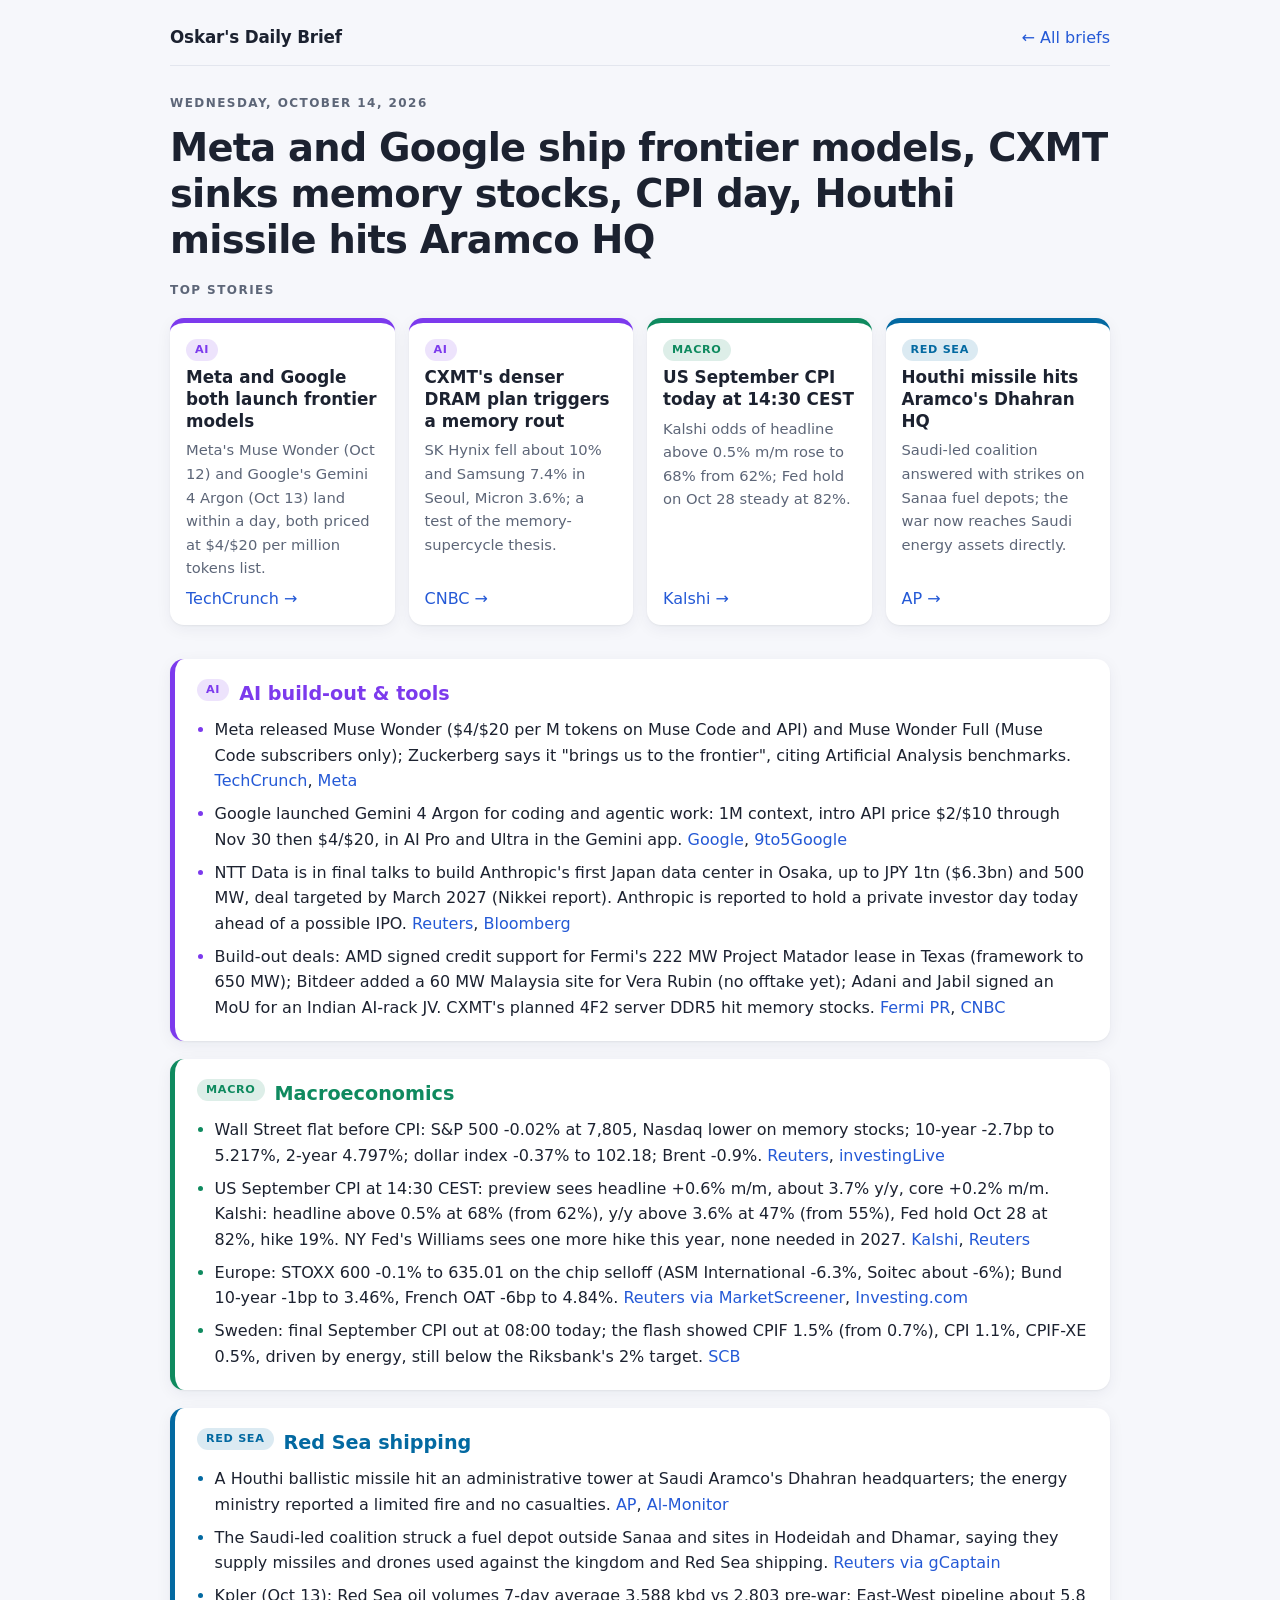
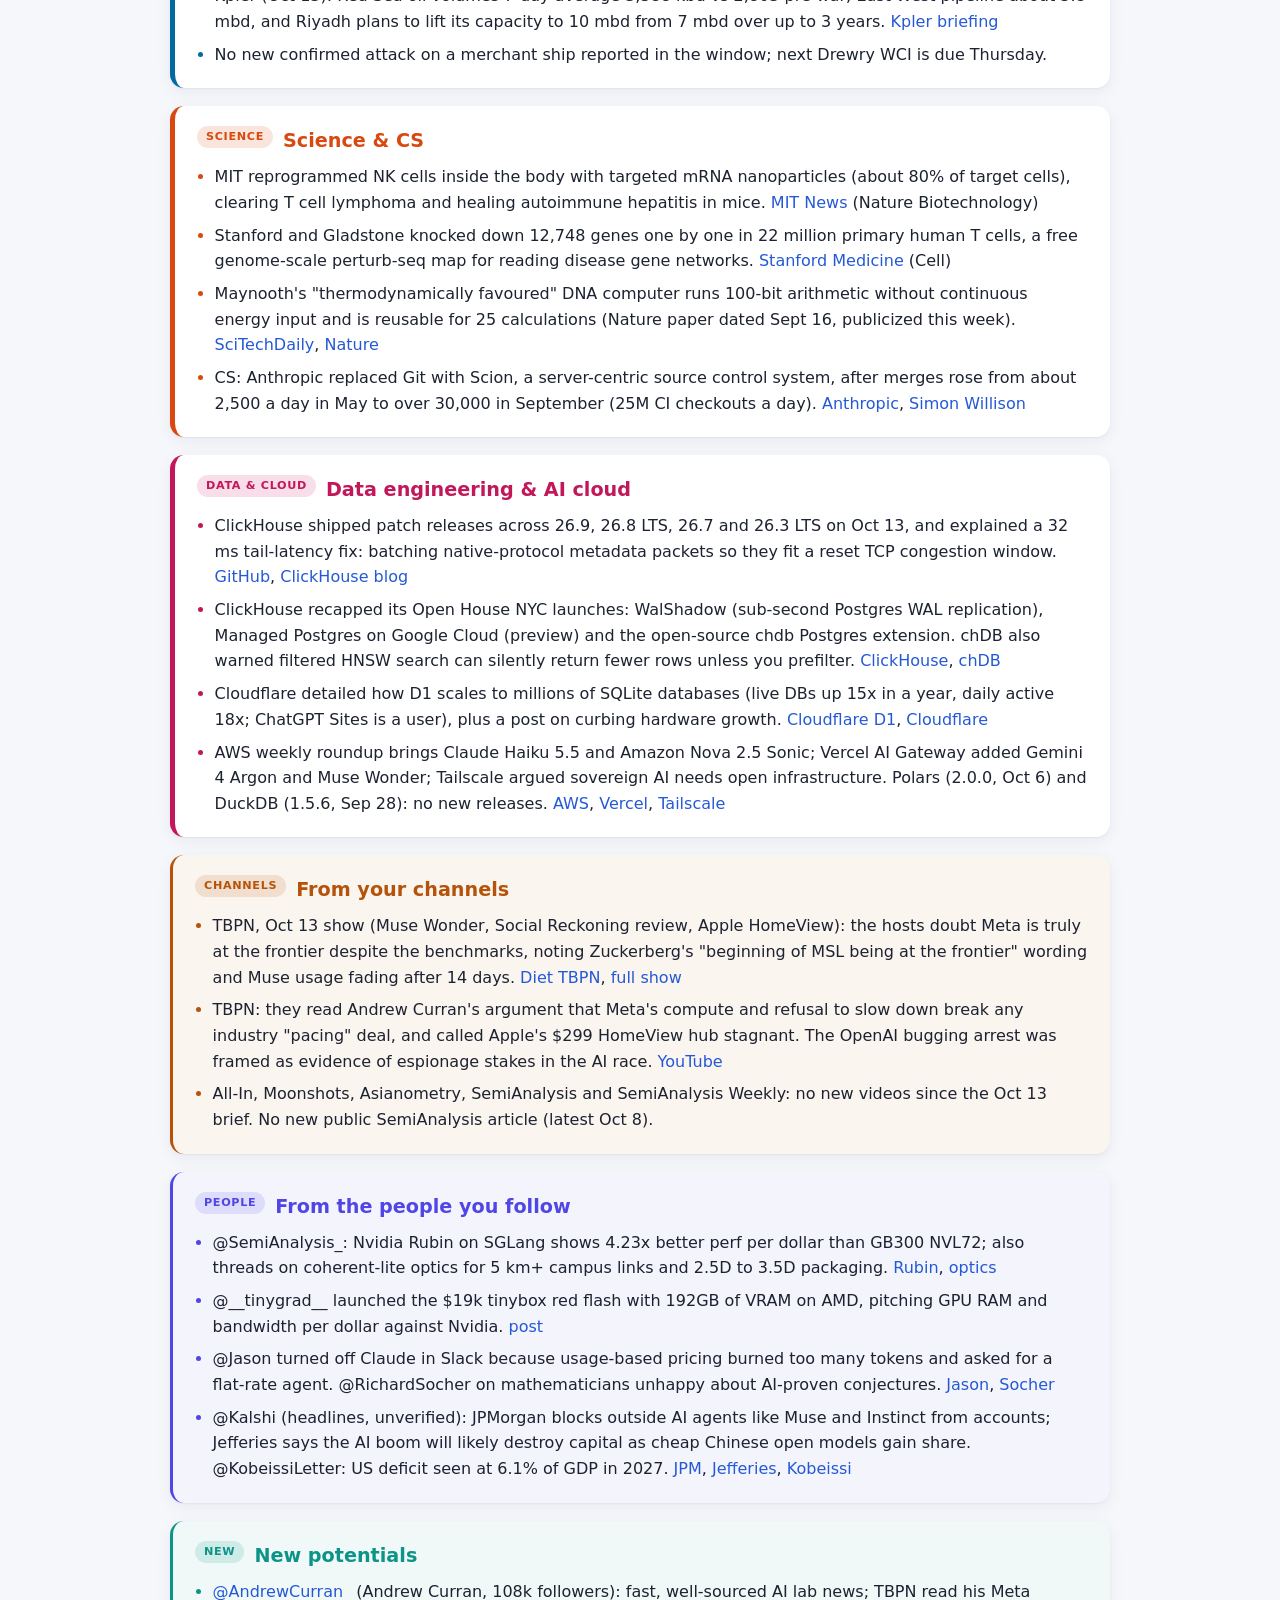
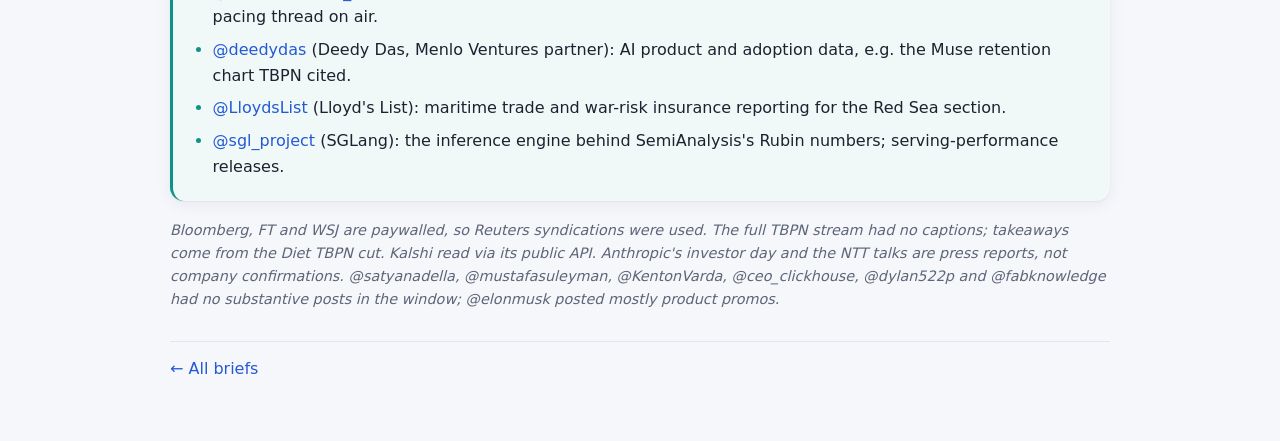
<file: briefs/2026-10-14.html>
<!doctype html><html lang="en"><head><meta charset="utf-8"><meta name="viewport" content="width=device-width,initial-scale=1">
<title>Oskar's Daily Brief · 2026-10-14</title><link rel="stylesheet" href="../style.css?v=2"></head><body><main>
<header class="topbar"><a class="brand" href="../">Oskar's Daily Brief</a><a href="../">&larr; All briefs</a></header>
<div class="masthead"><div class="kicker">Wednesday, October 14, 2026</div><h1>Meta and Google ship frontier models, CXMT sinks memory stocks, CPI day, Houthi missile hits Aramco HQ</h1></div>
<div class="kicker">Top stories</div>
<section class="hero">
<!-- STORY: class one of ai|macro|sea|sci|data --><article class="story ai"><span class="chip">AI</span><h3>Meta and Google both launch frontier models</h3><p>Meta's Muse Wonder (Oct 12) and Google's Gemini 4 Argon (Oct 13) land within a day, both priced at $4/$20 per million tokens list.</p><a href="https://techcrunch.com/2026/10/12/meta-releases-its-first-frontier-model-muse-wonder/">TechCrunch &rarr;</a></article>
<!-- STORY: class one of ai|macro|sea|sci|data --><article class="story ai"><span class="chip">AI</span><h3>CXMT's denser DRAM plan triggers a memory rout</h3><p>SK Hynix fell about 10% and Samsung 7.4% in Seoul, Micron 3.6%; a test of the memory-supercycle thesis.</p><a href="https://www.cnbc.com/2026/10/13/cxmt-memory-chip-stock-rout.html">CNBC &rarr;</a></article>
<!-- STORY: class one of ai|macro|sea|sci|data --><article class="story macro"><span class="chip">Macro</span><h3>US September CPI today at 14:30 CEST</h3><p>Kalshi odds of headline above 0.5% m/m rose to 68% from 62%; Fed hold on Oct 28 steady at 82%.</p><a href="https://kalshi.com/markets/kxfeddecision/fed-meeting/kxfeddecision-26oct">Kalshi &rarr;</a></article>
<!-- STORY: class one of ai|macro|sea|sci|data --><article class="story sea"><span class="chip">Red Sea</span><h3>Houthi missile hits Aramco's Dhahran HQ</h3><p>Saudi-led coalition answered with strikes on Sanaa fuel depots; the war now reaches Saudi energy assets directly.</p><a href="https://apnews.com/article/yemen-houthis-saudi-arabia-strikes-threats-307d49abfe63ff66c99c318d94ca3e15">AP &rarr;</a></article>
</section>
<section class="area ai"><h2><span class="chip">AI</span>AI build-out &amp; tools</h2><ul><li>Meta released Muse Wonder ($4/$20 per M tokens on Muse Code and API) and Muse Wonder Full (Muse Code subscribers only); Zuckerberg says it "brings us to the frontier", citing Artificial Analysis benchmarks. <a href="https://techcrunch.com/2026/10/12/meta-releases-its-first-frontier-model-muse-wonder/">TechCrunch</a>, <a href="https://dev.meta.ai/resources/blog/build-with-muse-wonder">Meta</a></li><li>Google launched Gemini 4 Argon for coding and agentic work: 1M context, intro API price $2/$10 through Nov 30 then $4/$20, in AI Pro and Ultra in the Gemini app. <a href="https://blog.google/innovation-and-ai/models-and-research/gemini-models/introducing-gemini-4-argon/">Google</a>, <a href="https://9to5google.com/2026/10/13/gemini-app-4-argon/">9to5Google</a></li><li>NTT Data is in final talks to build Anthropic's first Japan data center in Osaka, up to JPY 1tn ($6.3bn) and 500 MW, deal targeted by March 2027 (Nikkei report). Anthropic is reported to hold a private investor day today ahead of a possible IPO. <a href="https://www.investing.com/news/stock-market-news/ntt-data-in-final-talks-to-build-anthropics-first-data-centre-in-japan-nikkei-reports-4945338">Reuters</a>, <a href="https://www.bloomberg.com/news/articles/2026-10-01/anthropic-is-said-to-plan-pre-ipo-investor-day-as-listing-nears">Bloomberg</a></li><li>Build-out deals: AMD signed credit support for Fermi's 222 MW Project Matador lease in Texas (framework to 650 MW); Bitdeer added a 60 MW Malaysia site for Vera Rubin (no offtake yet); Adani and Jabil signed an MoU for an Indian AI-rack JV. CXMT's planned 4F2 server DDR5 hit memory stocks. <a href="https://seekingalpha.com/pr/20683372-fermi-signs-credit-support-agreement-with-amd-and-announces-partnership">Fermi PR</a>, <a href="https://www.cnbc.com/2026/10/13/cxmt-memory-chip-stock-rout.html">CNBC</a></li></ul></section>
<section class="area macro"><h2><span class="chip">Macro</span>Macroeconomics</h2><ul><li>Wall Street flat before CPI: S&amp;P 500 -0.02% at 7,805, Nasdaq lower on memory stocks; 10-year -2.7bp to 5.217%, 2-year 4.797%; dollar index -0.37% to 102.18; Brent -0.9%. <a href="https://kelofm.com/2026/10/13/trading-day-earnings-season-debuts-to-mixed-reviews/">Reuters</a>, <a href="https://investinglive.com/news/investinglive-americas-fx-news-wrap-13-oct-dollar-retreats-as-traders-await-cpi-oil-rises-and-stocks-slip/">investingLive</a></li><li>US September CPI at 14:30 CEST: preview sees headline +0.6% m/m, about 3.7% y/y, core +0.2% m/m. Kalshi: headline above 0.5% at 68% (from 62%), y/y above 3.6% at 47% (from 55%), Fed hold Oct 28 at 82%, hike 19%. NY Fed's Williams sees one more hike this year, none needed in 2027. <a href="https://kalshi.com/markets/kxfeddecision/fed-meeting/kxfeddecision-26oct">Kalshi</a>, <a href="https://au.investing.com/news/economy-news/dollar-holds-near-18month-high-as-geopolitical-risks-rise-4685746">Reuters</a></li><li>Europe: STOXX 600 -0.1% to 635.01 on the chip selloff (ASM International -6.3%, Soitec about -6%); Bund 10-year -1bp to 3.46%, French OAT -6bp to 4.84%. <a href="https://www.marketscreener.com/news/chip-selloff-pulls-european-stocks-back-from-one-week-high-ce785dddd08ef721">Reuters via MarketScreener</a>, <a href="https://www.investing.com/news/stock-market-news/euro-zone-bond-yields-fall-as-tech-stock-selloff-drives-safety-flows-93CH-4947260">Investing.com</a></li><li>Sweden: final September CPI out at 08:00 today; the flash showed CPIF 1.5% (from 0.7%), CPI 1.1%, CPIF-XE 0.5%, driven by energy, still below the Riksbank's 2% target. <a href="https://www.scb.se/en/finding-statistics/statistics-by-subject-area/prices-and-economic-trends/price-statistics/consumer-price-index-cpi/pong/statistical-news/cpi-flash-estimate-september-2026/">SCB</a></li></ul></section>
<section class="area sea"><h2><span class="chip">Red Sea</span>Red Sea shipping</h2><ul><li>A Houthi ballistic missile hit an administrative tower at Saudi Aramco's Dhahran headquarters; the energy ministry reported a limited fire and no casualties. <a href="https://apnews.com/article/yemen-houthis-saudi-arabia-strikes-threats-307d49abfe63ff66c99c318d94ca3e15">AP</a>, <a href="https://www.al-monitor.com/originals/2026/10/missile-hits-headquarters-saudi-aramco-source-says-houthi-conflict-escalates">Al-Monitor</a></li><li>The Saudi-led coalition struck a fuel depot outside Sanaa and sites in Hodeidah and Dhamar, saying they supply missiles and drones used against the kingdom and Red Sea shipping. <a href="https://gcaptain.com/saudi-arabia-strikes-houthi-targets-as-red-sea-war-escalates/">Reuters via gCaptain</a></li><li>Kpler (Oct 13): Red Sea oil volumes 7-day average 3,588 kbd vs 2,803 pre-war; East-West pipeline about 5.8 mbd, and Riyadh plans to lift its capacity to 10 mbd from 7 mbd over up to 3 years. <a href="https://marketing.kpler.com/hubfs/Media%20Briefings%20pdfs/Kpler%20media%20briefing%2013%20Oct%202026.pdf">Kpler briefing</a></li><li>No new confirmed attack on a merchant ship reported in the window; next Drewry WCI is due Thursday.</li></ul></section>
<section class="area sci"><h2><span class="chip">Science</span>Science &amp; CS</h2><ul><li>MIT reprogrammed NK cells inside the body with targeted mRNA nanoparticles (about 80% of target cells), clearing T cell lymphoma and healing autoimmune hepatitis in mice. <a href="https://news.mit.edu/2026/reprogrammed-nk-immune-cells-target-cancer-and-autoimmune-disorders-1013">MIT News</a> (Nature Biotechnology)</li><li>Stanford and Gladstone knocked down 12,748 genes one by one in 22 million primary human T cells, a free genome-scale perturb-seq map for reading disease gene networks. <a href="https://med.stanford.edu/news/insights/2026/10/decoding-human-immune-system-with-massive-dataset.html">Stanford Medicine</a> (Cell)</li><li>Maynooth's "thermodynamically favoured" DNA computer runs 100-bit arithmetic without continuous energy input and is reusable for 25 calculations (Nature paper dated Sept 16, publicized this week). <a href="https://scitechdaily.com/scientists-build-a-world-first-dna-computer-that-runs-without-continuous-power/">SciTechDaily</a>, <a href="https://doi.org/10.1038/s41586-026-10996-5">Nature</a></li><li>CS: Anthropic replaced Git with Scion, a server-centric source control system, after merges rose from about 2,500 a day in May to over 30,000 in September (25M CI checkouts a day). <a href="https://www.anthropic.com/engineering/redesigning-source-control">Anthropic</a>, <a href="https://simonwillison.net/2026/Oct/13/redesigning-source-control-at-anthropic/">Simon Willison</a></li></ul></section>
<section class="area data"><h2><span class="chip">Data &amp; Cloud</span>Data engineering &amp; AI cloud</h2><ul><li>ClickHouse shipped patch releases across 26.9, 26.8 LTS, 26.7 and 26.3 LTS on Oct 13, and explained a 32 ms tail-latency fix: batching native-protocol metadata packets so they fit a reset TCP congestion window. <a href="https://github.com/ClickHouse/ClickHouse/releases/tag/v26.9.18.11-stable">GitHub</a>, <a href="https://clickhouse.com/blog/chasing-32ms-tail-latency-clickhouse">ClickHouse blog</a></li><li>ClickHouse recapped its Open House NYC launches: WalShadow (sub-second Postgres WAL replication), Managed Postgres on Google Cloud (preview) and the open-source chdb Postgres extension. chDB also warned filtered HNSW search can silently return fewer rows unless you prefilter. <a href="https://clickhouse.com/blog/postgres-at-open-house-nyc">ClickHouse</a>, <a href="https://x.com/chdb_io/status/2110163056340914203">chDB</a></li><li>Cloudflare detailed how D1 scales to millions of SQLite databases (live DBs up 15x in a year, daily active 18x; ChatGPT Sites is a user), plus a post on curbing hardware growth. <a href="https://blog.cloudflare.com/d1-control-plane/">Cloudflare D1</a>, <a href="https://blog.cloudflare.com/rewinding-the-exponential/">Cloudflare</a></li><li>AWS weekly roundup brings Claude Haiku 5.5 and Amazon Nova 2.5 Sonic; Vercel AI Gateway added Gemini 4 Argon and Muse Wonder; Tailscale argued sovereign AI needs open infrastructure. Polars (2.0.0, Oct 6) and DuckDB (1.5.6, Sep 28): no new releases. <a href="https://aws.amazon.com/blogs/aws/aws-weekly-roundup-prime-day-2026-by-the-numbers-claude-haiku-5-5-amazon-nova-2-5-sonic-and-more-october-13-2026/">AWS</a>, <a href="https://vercel.com/changelog/gemini-4-argon-now-available-on-ai-gateway">Vercel</a>, <a href="https://tailscale.com/blog/sovereign-ai-patricia-prewitt">Tailscale</a></li></ul></section>
<section class="area channels extra"><h2><span class="chip">Channels</span>From your channels</h2><ul><li>TBPN, Oct 13 show (Muse Wonder, Social Reckoning review, Apple HomeView): the hosts doubt Meta is truly at the frontier despite the benchmarks, noting Zuckerberg's "beginning of MSL being at the frontier" wording and Muse usage fading after 14 days. <a href="https://www.youtube.com/watch?v=Xd6Rd48smg0">Diet TBPN</a>, <a href="https://www.youtube.com/watch?v=X55cYs-wYOM">full show</a></li><li>TBPN: they read Andrew Curran's argument that Meta's compute and refusal to slow down break any industry "pacing" deal, and called Apple's $299 HomeView hub stagnant. The OpenAI bugging arrest was framed as evidence of espionage stakes in the AI race. <a href="https://www.youtube.com/watch?v=Xd6Rd48smg0">YouTube</a></li><li>All-In, Moonshots, Asianometry, SemiAnalysis and SemiAnalysis Weekly: no new videos since the Oct 13 brief. No new public SemiAnalysis article (latest Oct 8).</li></ul></section>
<section class="area people extra"><h2><span class="chip">People</span>From the people you follow</h2><ul><li>@SemiAnalysis_: Nvidia Rubin on SGLang shows 4.23x better perf per dollar than GB300 NVL72; also threads on coherent-lite optics for 5 km+ campus links and 2.5D to 3.5D packaging. <a href="https://x.com/SemiAnalysis_/status/2110203976293466498">Rubin</a>, <a href="https://x.com/SemiAnalysis_/status/2110083449633558951">optics</a></li><li>@__tinygrad__ launched the $19k tinybox red flash with 192GB of VRAM on AMD, pitching GPU RAM and bandwidth per dollar against Nvidia. <a href="https://x.com/__tinygrad__/status/2109900994243137577">post</a></li><li>@Jason turned off Claude in Slack because usage-based pricing burned too many tokens and asked for a flat-rate agent. @RichardSocher on mathematicians unhappy about AI-proven conjectures. <a href="https://x.com/Jason/status/2110163880941064263">Jason</a>, <a href="https://x.com/RichardSocher/status/2110024007596613934">Socher</a></li><li>@Kalshi (headlines, unverified): JPMorgan blocks outside AI agents like Muse and Instinct from accounts; Jefferies says the AI boom will likely destroy capital as cheap Chinese open models gain share. @KobeissiLetter: US deficit seen at 6.1% of GDP in 2027. <a href="https://x.com/Kalshi/status/2110166194468831605">JPM</a>, <a href="https://x.com/Kalshi/status/2110128458731012169">Jefferies</a>, <a href="https://x.com/KobeissiLetter/status/2110145701040595028">Kobeissi</a></li></ul></section>
<section class="area potentials extra"><h2><span class="chip">New</span>New potentials</h2><ul><li><a href="https://x.com/AndrewCurran_">@AndrewCurran_</a> (Andrew Curran, 108k followers): fast, well-sourced AI lab news; TBPN read his Meta pacing thread on air.</li><li><a href="https://x.com/deedydas">@deedydas</a> (Deedy Das, Menlo Ventures partner): AI product and adoption data, e.g. the Muse retention chart TBPN cited.</li><li><a href="https://x.com/LloydsList">@LloydsList</a> (Lloyd's List): maritime trade and war-risk insurance reporting for the Red Sea section.</li><li><a href="https://x.com/sgl_project">@sgl_project</a> (SGLang): the inference engine behind SemiAnalysis's Rubin numbers; serving-performance releases.</li></ul></section>
<p class="note">Bloomberg, FT and WSJ are paywalled, so Reuters syndications were used. The full TBPN stream had no captions; takeaways come from the Diet TBPN cut. Kalshi read via its public API. Anthropic's investor day and the NTT talks are press reports, not company confirmations. @satyanadella, @mustafasuleyman, @KentonVarda, @ceo_clickhouse, @dylan522p and @fabknowledge had no substantive posts in the window; @elonmusk posted mostly product promos.</p>
<footer><a href="../">&larr; All briefs</a></footer></main></body></html>
</file>
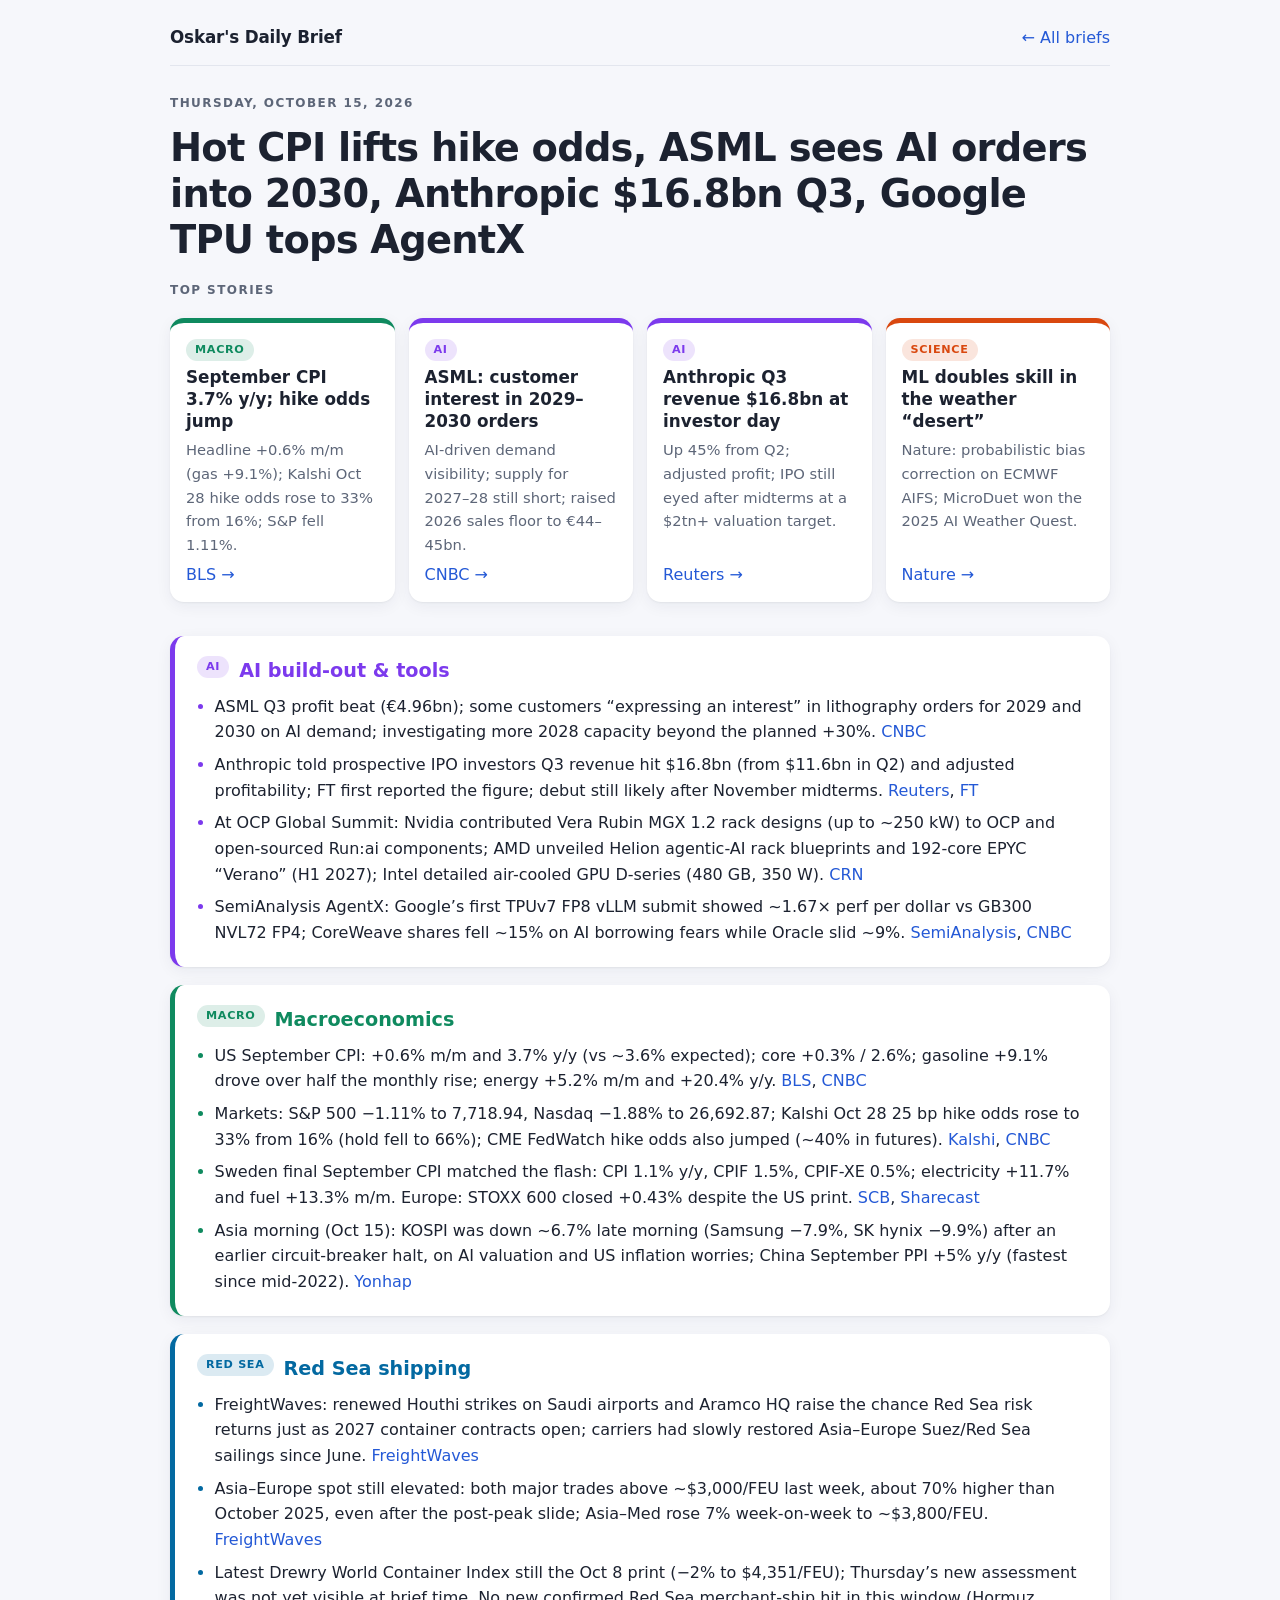
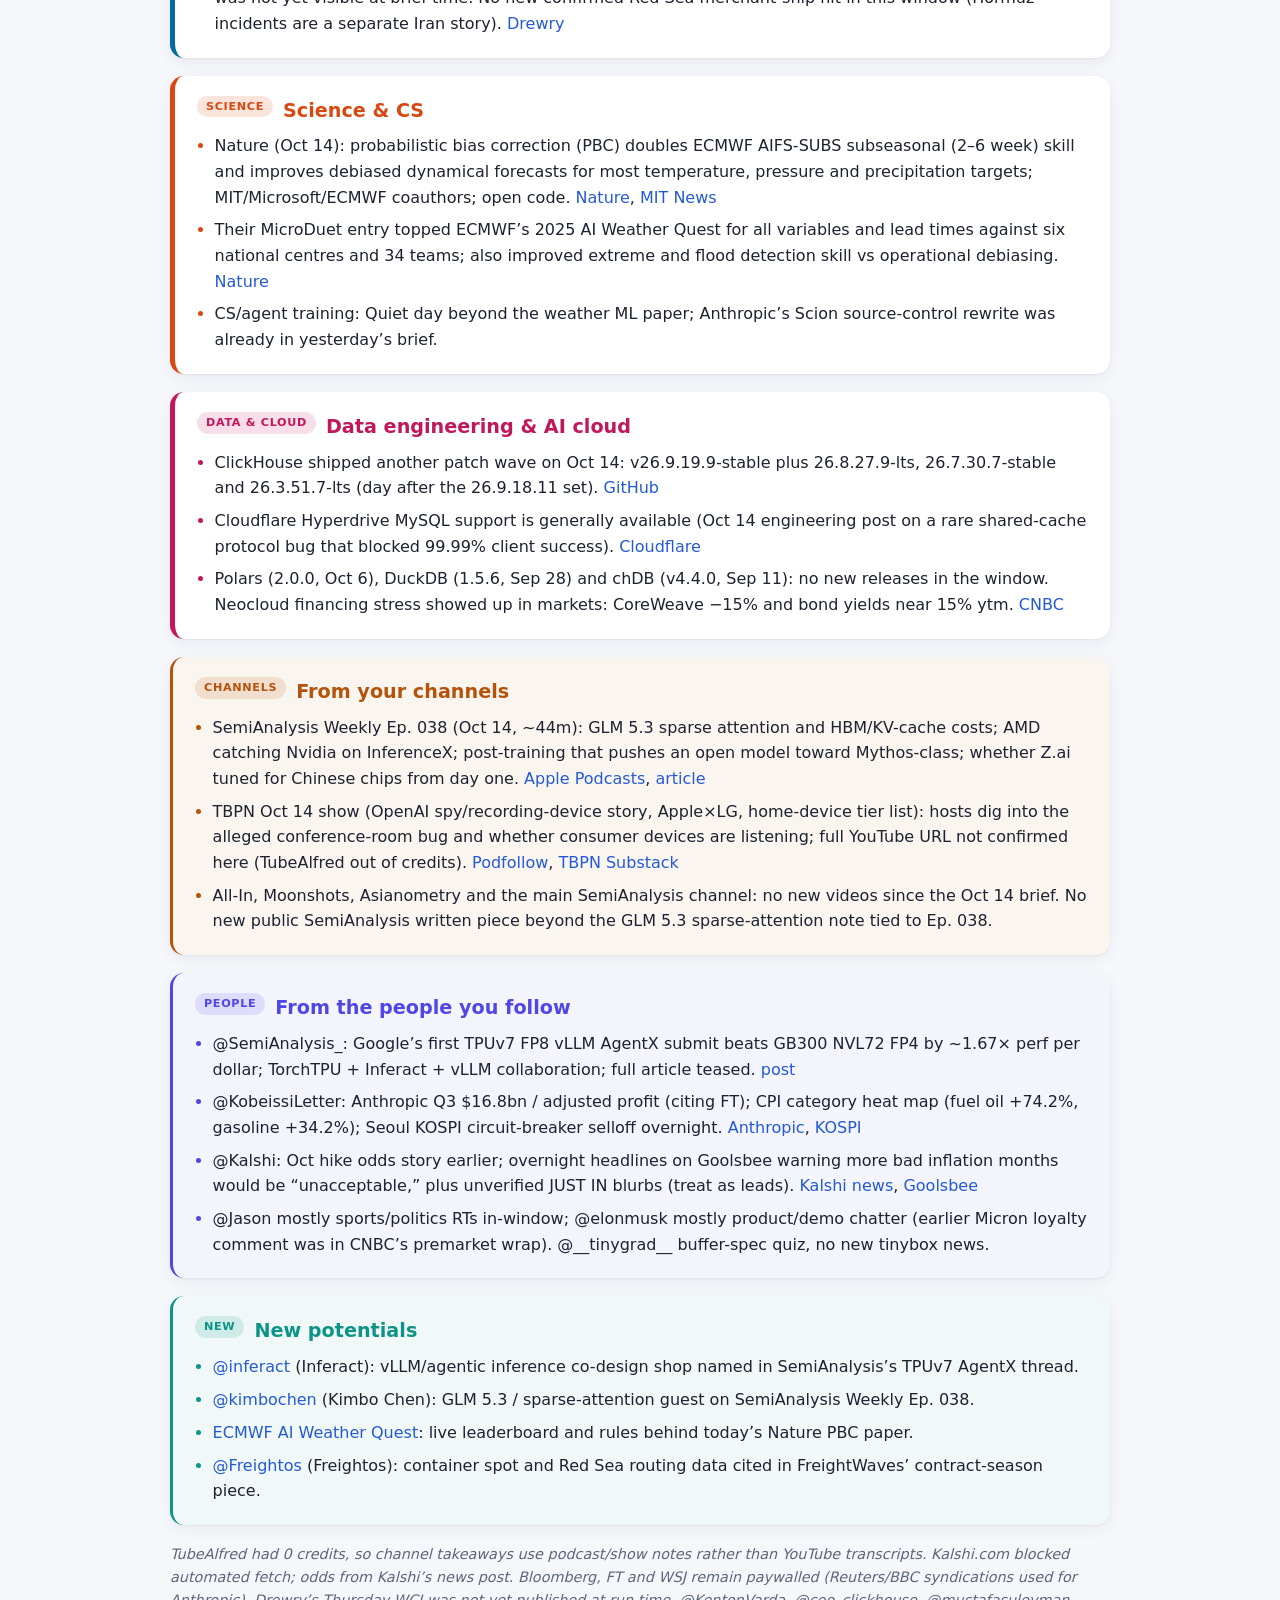
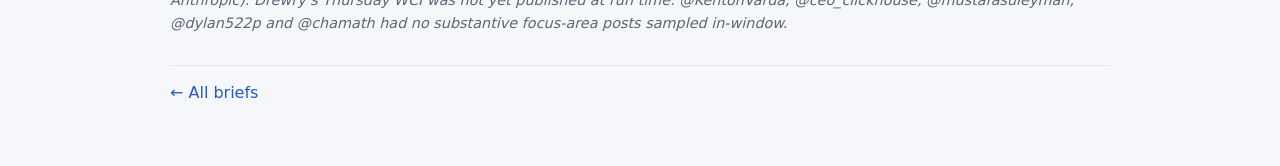
<file: briefs/2026-10-15.html>
<!doctype html><html lang="en"><head><meta charset="utf-8"><meta name="viewport" content="width=device-width,initial-scale=1">
<title>Oskar's Daily Brief · 2026-10-15</title><link rel="stylesheet" href="../style.css?v=2"></head><body><main>
<header class="topbar"><a class="brand" href="../">Oskar's Daily Brief</a><a href="../">&larr; All briefs</a></header>
<div class="masthead"><div class="kicker">Thursday, October 15, 2026</div><h1>Hot CPI lifts hike odds, ASML sees AI orders into 2030, Anthropic $16.8bn Q3, Google TPU tops AgentX</h1></div>
<div class="kicker">Top stories</div>
<section class="hero">
<article class="story macro"><span class="chip">Macro</span><h3>September CPI 3.7% y/y; hike odds jump</h3><p>Headline +0.6% m/m (gas +9.1%); Kalshi Oct 28 hike odds rose to 33% from 16%; S&amp;P fell 1.11%.</p><a href="https://www.bls.gov/news.release/cpi.nr0.htm">BLS &rarr;</a></article>
<article class="story ai"><span class="chip">AI</span><h3>ASML: customer interest in 2029–2030 orders</h3><p>AI-driven demand visibility; supply for 2027–28 still short; raised 2026 sales floor to €44–45bn.</p><a href="https://www.cnbc.com/2026/10/14/asml-3q-earnings-ai-demand-orders-capacity.html">CNBC &rarr;</a></article>
<article class="story ai"><span class="chip">AI</span><h3>Anthropic Q3 revenue $16.8bn at investor day</h3><p>Up 45% from Q2; adjusted profit; IPO still eyed after midterms at a $2tn+ valuation target.</p><a href="https://www.investing.com/news/stock-market-news/anthropics-q3-revenue-surges-45-to-nearly-17-billion-4950208">Reuters &rarr;</a></article>
<article class="story sci"><span class="chip">Science</span><h3>ML doubles skill in the weather “desert”</h3><p>Nature: probabilistic bias correction on ECMWF AIFS; MicroDuet won the 2025 AI Weather Quest.</p><a href="https://www.nature.com/articles/s41586-026-11126-x">Nature &rarr;</a></article>
</section>
<section class="area ai"><h2><span class="chip">AI</span>AI build-out &amp; tools</h2><ul>
<li>ASML Q3 profit beat (€4.96bn); some customers “expressing an interest” in lithography orders for 2029 and 2030 on AI demand; investigating more 2028 capacity beyond the planned +30%. <a href="https://www.cnbc.com/2026/10/14/asml-3q-earnings-ai-demand-orders-capacity.html">CNBC</a></li>
<li>Anthropic told prospective IPO investors Q3 revenue hit $16.8bn (from $11.6bn in Q2) and adjusted profitability; FT first reported the figure; debut still likely after November midterms. <a href="https://www.investing.com/news/stock-market-news/anthropics-q3-revenue-surges-45-to-nearly-17-billion-4950208">Reuters</a>, <a href="https://www.ft.com/content/11632d03-358c-454b-af95-d06d4072932b">FT</a></li>
<li>At OCP Global Summit: Nvidia contributed Vera Rubin MGX 1.2 rack designs (up to ~250 kW) to OCP and open-sourced Run:ai components; AMD unveiled Helion agentic-AI rack blueprints and 192-core EPYC “Verano” (H1 2027); Intel detailed air-cooled GPU D-series (480 GB, 350 W). <a href="https://www.crn.com/news/components-peripherals/2026/6-big-intel-amd-and-nvidia-ai-data-center-announcements-at-ocp-2026">CRN</a></li>
<li>SemiAnalysis AgentX: Google’s first TPUv7 FP8 vLLM submit showed ~1.67× perf per dollar vs GB300 NVL72 FP4; CoreWeave shares fell ~15% on AI borrowing fears while Oracle slid ~9%. <a href="https://x.com/SemiAnalysis_/status/2110560412907262343">SemiAnalysis</a>, <a href="https://www.cnbc.com/2026/10/13/stock-market-today-live-updates-.html">CNBC</a></li>
</ul></section>
<section class="area macro"><h2><span class="chip">Macro</span>Macroeconomics</h2><ul>
<li>US September CPI: +0.6% m/m and 3.7% y/y (vs ~3.6% expected); core +0.3% / 2.6%; gasoline +9.1% drove over half the monthly rise; energy +5.2% m/m and +20.4% y/y. <a href="https://www.bls.gov/news.release/cpi.nr0.htm">BLS</a>, <a href="https://www.cnbc.com/2026/10/14/cpi-inflation-report-september-2026.html">CNBC</a></li>
<li>Markets: S&amp;P 500 −1.11% to 7,718.94, Nasdaq −1.88% to 26,692.87; Kalshi Oct 28 25 bp hike odds rose to 33% from 16% (hold fell to 66%); CME FedWatch hike odds also jumped (~40% in futures). <a href="https://news.kalshi.com/p/october-fed-rate-hike-odds-jump-to-33-after-inflation-report">Kalshi</a>, <a href="https://www.cnbc.com/2026/10/13/stock-market-today-live-updates-.html">CNBC</a></li>
<li>Sweden final September CPI matched the flash: CPI 1.1% y/y, CPIF 1.5%, CPIF-XE 0.5%; electricity +11.7% and fuel +13.3% m/m. Europe: STOXX 600 closed +0.43% despite the US print. <a href="https://www.scb.se/en/finding-statistics/statistics-by-subject-area/prices-and-economic-trends/price-statistics/consumer-price-index-cpi/pong/statistical-news/consumer-price-index-cpi-september-2026/">SCB</a>, <a href="https://www.sharecast.com/news/market-report-europe-close/stoxx-600-us-inflation-cpi-orsted-seb-softcat--23850214.html">Sharecast</a></li>
<li>Asia morning (Oct 15): KOSPI was down ~6.7% late morning (Samsung −7.9%, SK hynix −9.9%) after an earlier circuit-breaker halt, on AI valuation and US inflation worries; China September PPI +5% y/y (fastest since mid-2022). <a href="https://en.yna.co.kr/view/AEN20261015005000320">Yonhap</a></li>
</ul></section>
<section class="area sea"><h2><span class="chip">Red Sea</span>Red Sea shipping</h2><ul>
<li>FreightWaves: renewed Houthi strikes on Saudi airports and Aramco HQ raise the chance Red Sea risk returns just as 2027 container contracts open; carriers had slowly restored Asia–Europe Suez/Red Sea sailings since June. <a href="https://www.freightwaves.com/news/houthi-attacks-add-new-geopolitical-risk-to-softening-container-rates">FreightWaves</a></li>
<li>Asia–Europe spot still elevated: both major trades above ~$3,000/FEU last week, about 70% higher than October 2025, even after the post-peak slide; Asia–Med rose 7% week-on-week to ~$3,800/FEU. <a href="https://www.freightwaves.com/news/houthi-attacks-add-new-geopolitical-risk-to-softening-container-rates">FreightWaves</a></li>
<li>Latest Drewry World Container Index still the Oct 8 print (−2% to $4,351/FEU); Thursday’s new assessment was not yet visible at brief time. No new confirmed Red Sea merchant-ship hit in this window (Hormuz incidents are a separate Iran story). <a href="https://www.drewry.co.uk/supply-chain-advisors/supply-chain-expertise/world-container-index-assessed-by-drewry">Drewry</a></li>
</ul></section>
<section class="area sci"><h2><span class="chip">Science</span>Science &amp; CS</h2><ul>
<li>Nature (Oct 14): probabilistic bias correction (PBC) doubles ECMWF AIFS-SUBS subseasonal (2–6 week) skill and improves debiased dynamical forecasts for most temperature, pressure and precipitation targets; MIT/Microsoft/ECMWF coauthors; open code. <a href="https://www.nature.com/articles/s41586-026-11126-x">Nature</a>, <a href="https://news.mit.edu/2026/researchers-improve-weather-forecasts-looking-two-six-weeks-out-1014">MIT News</a></li>
<li>Their MicroDuet entry topped ECMWF’s 2025 AI Weather Quest for all variables and lead times against six national centres and 34 teams; also improved extreme and flood detection skill vs operational debiasing. <a href="https://www.nature.com/articles/s41586-026-11126-x">Nature</a></li>
<li>CS/agent training: Quiet day beyond the weather ML paper; Anthropic’s Scion source-control rewrite was already in yesterday’s brief.</li>
</ul></section>
<section class="area data"><h2><span class="chip">Data &amp; Cloud</span>Data engineering &amp; AI cloud</h2><ul>
<li>ClickHouse shipped another patch wave on Oct 14: v26.9.19.9-stable plus 26.8.27.9-lts, 26.7.30.7-stable and 26.3.51.7-lts (day after the 26.9.18.11 set). <a href="https://github.com/ClickHouse/ClickHouse/releases/tag/v26.9.19.9-stable">GitHub</a></li>
<li>Cloudflare Hyperdrive MySQL support is generally available (Oct 14 engineering post on a rare shared-cache protocol bug that blocked 99.99% client success). <a href="https://blog.cloudflare.com/hyperdrive-mysql/">Cloudflare</a></li>
<li>Polars (2.0.0, Oct 6), DuckDB (1.5.6, Sep 28) and chDB (v4.4.0, Sep 11): no new releases in the window. Neocloud financing stress showed up in markets: CoreWeave −15% and bond yields near 15% ytm. <a href="https://www.cnbc.com/2026/10/13/stock-market-today-live-updates-.html">CNBC</a></li>
</ul></section>
<section class="area channels extra"><h2><span class="chip">Channels</span>From your channels</h2><ul>
<li>SemiAnalysis Weekly Ep. 038 (Oct 14, ~44m): GLM 5.3 sparse attention and HBM/KV-cache costs; AMD catching Nvidia on InferenceX; post-training that pushes an open model toward Mythos-class; whether Z.ai tuned for Chinese chips from day one. <a href="https://podcasts.apple.com/us/podcast/semianalysis-weekly/id1877544643">Apple Podcasts</a>, <a href="https://newsletter.semianalysis.com/p/sparse-savings-persistent-demand-inside-glm53">article</a></li>
<li>TBPN Oct 14 show (OpenAI spy/recording-device story, Apple×LG, home-device tier list): hosts dig into the alleged conference-room bug and whether consumer devices are listening; full YouTube URL not confirmed here (TubeAlfred out of credits). <a href="https://podfollow.com/tbpn/episode/bf5274446bd6814a799ca217a88a4d395af09d62/view">Podfollow</a>, <a href="https://tbpn.substack.com/p/listening-devices">TBPN Substack</a></li>
<li>All-In, Moonshots, Asianometry and the main SemiAnalysis channel: no new videos since the Oct 14 brief. No new public SemiAnalysis written piece beyond the GLM 5.3 sparse-attention note tied to Ep. 038.</li>
</ul></section>
<section class="area people extra"><h2><span class="chip">People</span>From the people you follow</h2><ul>
<li>@SemiAnalysis_: Google’s first TPUv7 FP8 vLLM AgentX submit beats GB300 NVL72 FP4 by ~1.67× perf per dollar; TorchTPU + Inferact + vLLM collaboration; full article teased. <a href="https://x.com/SemiAnalysis_/status/2110560412907262343">post</a></li>
<li>@KobeissiLetter: Anthropic Q3 $16.8bn / adjusted profit (citing FT); CPI category heat map (fuel oil +74.2%, gasoline +34.2%); Seoul KOSPI circuit-breaker selloff overnight. <a href="https://x.com/KobeissiLetter/status/2110497672381780034">Anthropic</a>, <a href="https://x.com/KobeissiLetter/status/2110578530341793815">KOSPI</a></li>
<li>@Kalshi: Oct hike odds story earlier; overnight headlines on Goolsbee warning more bad inflation months would be “unacceptable,” plus unverified JUST IN blurbs (treat as leads). <a href="https://news.kalshi.com/p/october-fed-rate-hike-odds-jump-to-33-after-inflation-report">Kalshi news</a>, <a href="https://x.com/Kalshi/status/2110566339962360149">Goolsbee</a></li>
<li>@Jason mostly sports/politics RTs in-window; @elonmusk mostly product/demo chatter (earlier Micron loyalty comment was in CNBC’s premarket wrap). @__tinygrad__ buffer-spec quiz, no new tinybox news.</li>
</ul></section>
<section class="area potentials extra"><h2><span class="chip">New</span>New potentials</h2><ul>
<li><a href="https://x.com/inferact">@inferact</a> (Inferact): vLLM/agentic inference co-design shop named in SemiAnalysis’s TPUv7 AgentX thread.</li>
<li><a href="https://x.com/kimbochen">@kimbochen</a> (Kimbo Chen): GLM 5.3 / sparse-attention guest on SemiAnalysis Weekly Ep. 038.</li>
<li><a href="https://aiweatherquest.ecmwf.int/">ECMWF AI Weather Quest</a>: live leaderboard and rules behind today’s Nature PBC paper.</li>
<li><a href="https://x.com/Freightos">@Freightos</a> (Freightos): container spot and Red Sea routing data cited in FreightWaves’ contract-season piece.</li>
</ul></section>
<p class="note">TubeAlfred had 0 credits, so channel takeaways use podcast/show notes rather than YouTube transcripts. Kalshi.com blocked automated fetch; odds from Kalshi’s news post. Bloomberg, FT and WSJ remain paywalled (Reuters/BBC syndications used for Anthropic). Drewry’s Thursday WCI was not yet published at run time. @KentonVarda, @ceo_clickhouse, @mustafasuleyman, @dylan522p and @chamath had no substantive focus-area posts sampled in-window.</p>
<footer><a href="../">&larr; All briefs</a></footer></main></body></html>
</file>
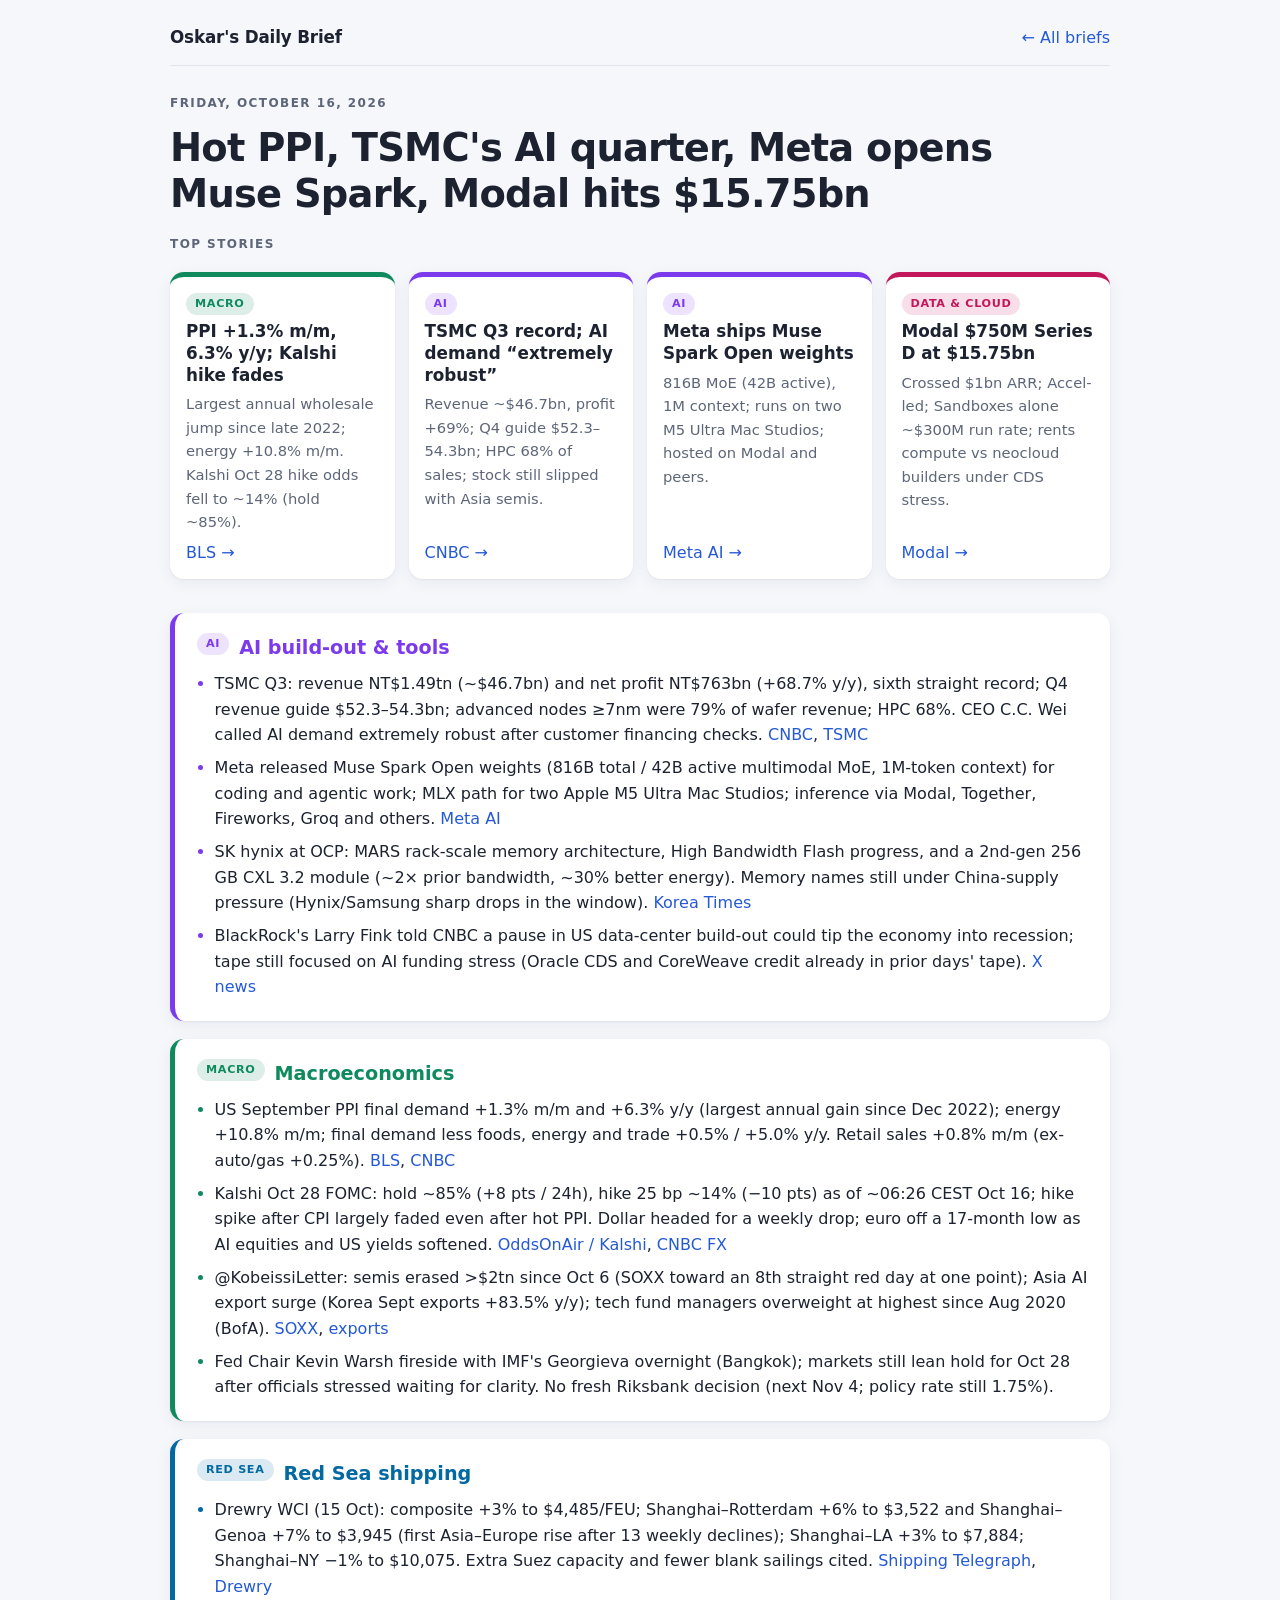
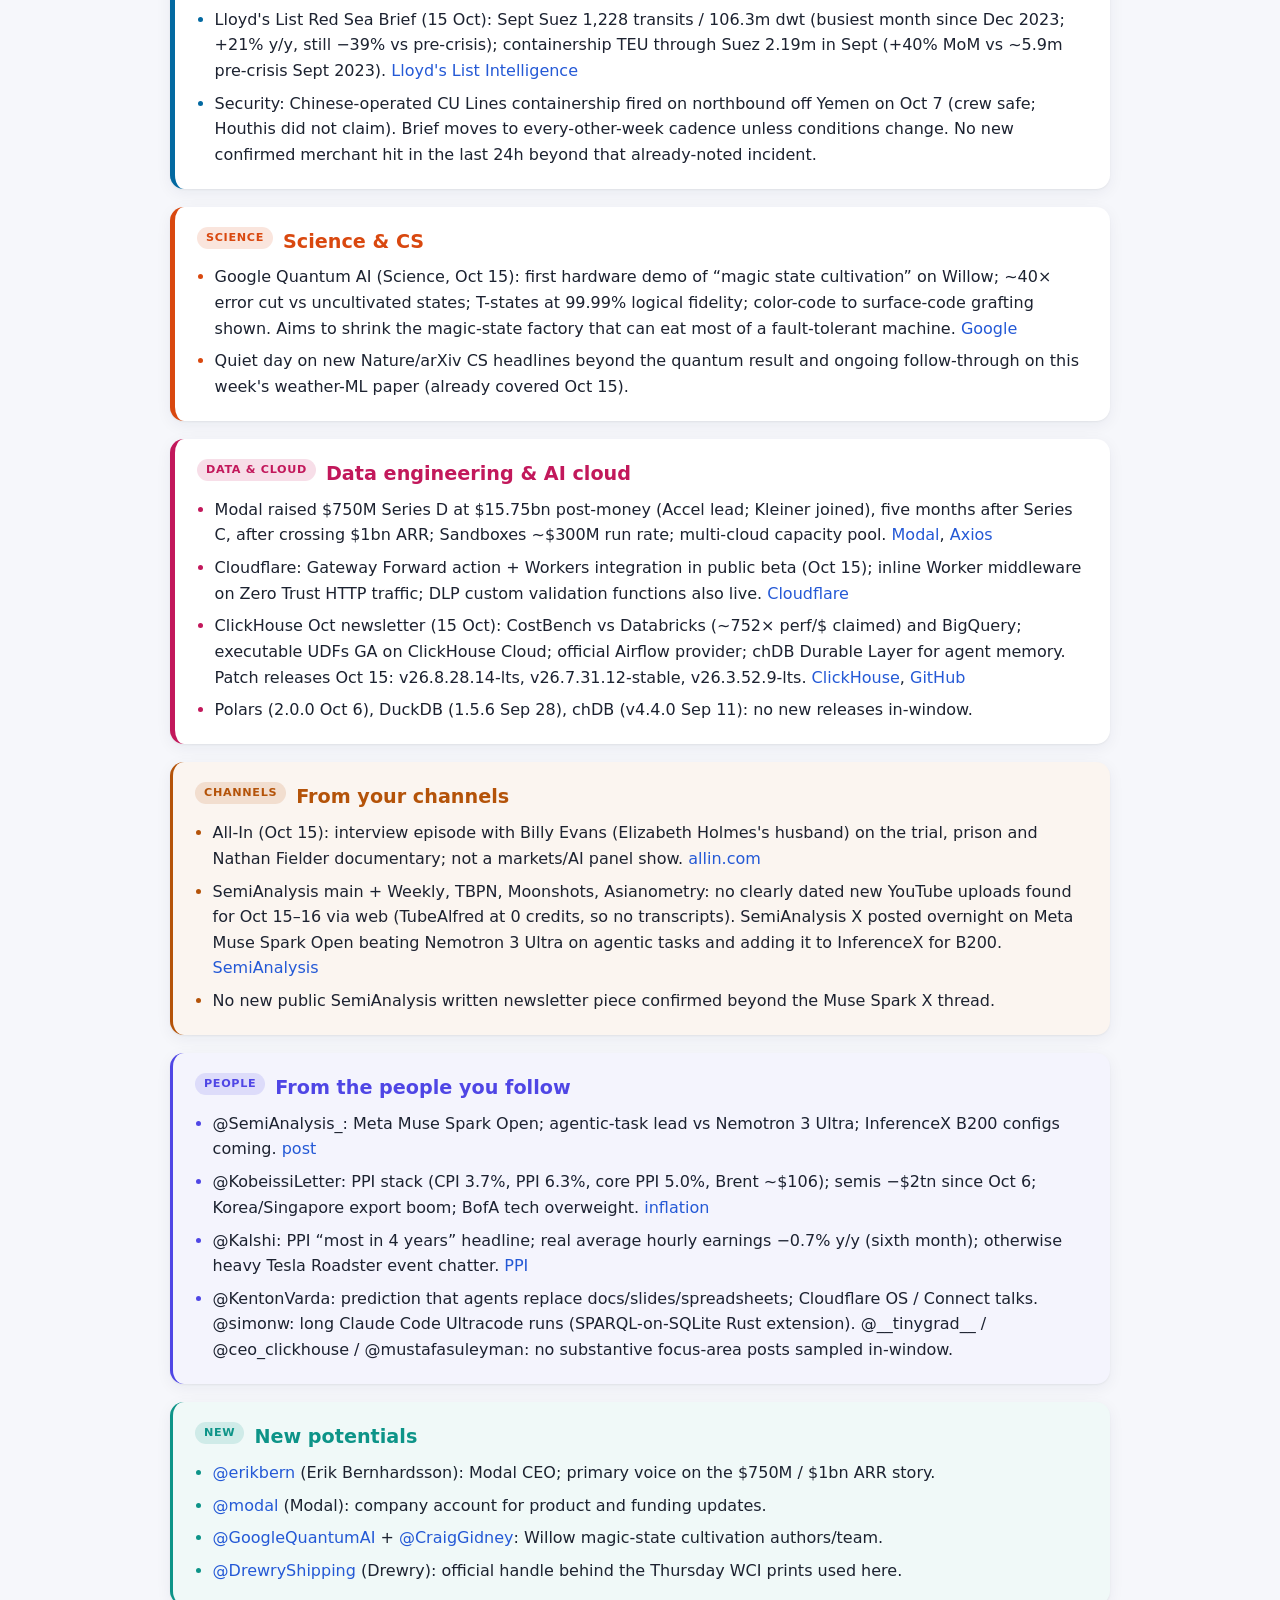
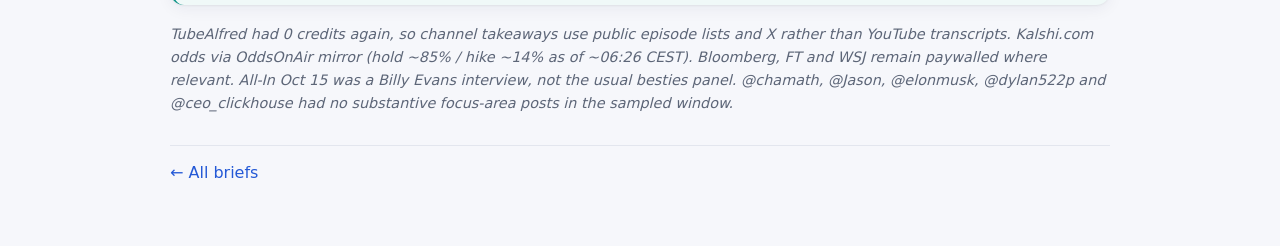
<file: briefs/2026-10-16.html>
<!doctype html><html lang="en"><head><meta charset="utf-8"><meta name="viewport" content="width=device-width,initial-scale=1">
<title>Oskar's Daily Brief · 2026-10-16</title><link rel="stylesheet" href="../style.css?v=2"></head><body><main>
<header class="topbar"><a class="brand" href="../">Oskar's Daily Brief</a><a href="../">&larr; All briefs</a></header>
<div class="masthead"><div class="kicker">Friday, October 16, 2026</div><h1>Hot PPI, TSMC's AI quarter, Meta opens Muse Spark, Modal hits $15.75bn</h1></div>
<div class="kicker">Top stories</div>
<section class="hero">
<article class="story macro"><span class="chip">Macro</span><h3>PPI +1.3% m/m, 6.3% y/y; Kalshi hike fades</h3><p>Largest annual wholesale jump since late 2022; energy +10.8% m/m. Kalshi Oct 28 hike odds fell to ~14% (hold ~85%).</p><a href="https://www.bls.gov/news.release/ppi.nr0.htm">BLS &rarr;</a></article>
<article class="story ai"><span class="chip">AI</span><h3>TSMC Q3 record; AI demand “extremely robust”</h3><p>Revenue ~$46.7bn, profit +69%; Q4 guide $52.3–54.3bn; HPC 68% of sales; stock still slipped with Asia semis.</p><a href="https://www.cnbc.com/2026/10/15/tsmc-third-quarter-profit-global-ai-.html">CNBC &rarr;</a></article>
<article class="story ai"><span class="chip">AI</span><h3>Meta ships Muse Spark Open weights</h3><p>816B MoE (42B active), 1M context; runs on two M5 Ultra Mac Studios; hosted on Modal and peers.</p><a href="https://research.meta.ai/blog/muse-spark-open">Meta AI &rarr;</a></article>
<article class="story data"><span class="chip">Data &amp; Cloud</span><h3>Modal $750M Series D at $15.75bn</h3><p>Crossed $1bn ARR; Accel-led; Sandboxes alone ~$300M run rate; rents compute vs neocloud builders under CDS stress.</p><a href="https://modal.com/blog/1-billion-annualized-run-rate-series-d">Modal &rarr;</a></article>
</section>
<section class="area ai"><h2><span class="chip">AI</span>AI build-out &amp; tools</h2><ul>
<li>TSMC Q3: revenue NT$1.49tn (~$46.7bn) and net profit NT$763bn (+68.7% y/y), sixth straight record; Q4 revenue guide $52.3–54.3bn; advanced nodes ≥7nm were 79% of wafer revenue; HPC 68%. CEO C.C. Wei called AI demand extremely robust after customer financing checks. <a href="https://www.cnbc.com/2026/10/15/tsmc-third-quarter-profit-global-ai-.html">CNBC</a>, <a href="https://pr.tsmc.com/english/news/3346">TSMC</a></li>
<li>Meta released Muse Spark Open weights (816B total / 42B active multimodal MoE, 1M-token context) for coding and agentic work; MLX path for two Apple M5 Ultra Mac Studios; inference via Modal, Together, Fireworks, Groq and others. <a href="https://research.meta.ai/blog/muse-spark-open">Meta AI</a></li>
<li>SK hynix at OCP: MARS rack-scale memory architecture, High Bandwidth Flash progress, and a 2nd-gen 256 GB CXL 3.2 module (~2× prior bandwidth, ~30% better energy). Memory names still under China-supply pressure (Hynix/Samsung sharp drops in the window). <a href="https://www.koreatimes.co.kr/business/companies/20261016/sk-hynix-showcases-next-generation-ai-memory-technologies-beyond-hbm">Korea Times</a></li>
<li>BlackRock's Larry Fink told CNBC a pause in US data-center build-out could tip the economy into recession; tape still focused on AI funding stress (Oracle CDS and CoreWeave credit already in prior days' tape). <a href="https://x.com/i/trending/2110395764321251678">X news</a></li>
</ul></section>
<section class="area macro"><h2><span class="chip">Macro</span>Macroeconomics</h2><ul>
<li>US September PPI final demand +1.3% m/m and +6.3% y/y (largest annual gain since Dec 2022); energy +10.8% m/m; final demand less foods, energy and trade +0.5% / +5.0% y/y. Retail sales +0.8% m/m (ex-auto/gas +0.25%). <a href="https://www.bls.gov/news.release/ppi.nr0.htm">BLS</a>, <a href="https://www.cnbc.com/2026/10/15/september-producer-price-index-retail-sales-data.html">CNBC</a></li>
<li>Kalshi Oct 28 FOMC: hold ~85% (+8 pts / 24h), hike 25 bp ~14% (−10 pts) as of ~06:26 CEST Oct 16; hike spike after CPI largely faded even after hot PPI. Dollar headed for a weekly drop; euro off a 17-month low as AI equities and US yields softened. <a href="https://oddsonair.live/m/kalshi/kxfeddecision-26oct/">OddsOnAir / Kalshi</a>, <a href="https://www.cnbc.com/2026/10/16/euro-gets-much-needed-reprieve-as-ai-wobbles-rock-the-dollar.html">CNBC FX</a></li>
<li>@KobeissiLetter: semis erased &gt;$2tn since Oct 6 (SOXX toward an 8th straight red day at one point); Asia AI export surge (Korea Sept exports +83.5% y/y); tech fund managers overweight at highest since Aug 2020 (BofA). <a href="https://x.com/KobeissiLetter/status/2110793326190600267">SOXX</a>, <a href="https://x.com/KobeissiLetter/status/2110889053574852992">exports</a></li>
<li>Fed Chair Kevin Warsh fireside with IMF's Georgieva overnight (Bangkok); markets still lean hold for Oct 28 after officials stressed waiting for clarity. No fresh Riksbank decision (next Nov 4; policy rate still 1.75%).</li>
</ul></section>
<section class="area sea"><h2><span class="chip">Red Sea</span>Red Sea shipping</h2><ul>
<li>Drewry WCI (15 Oct): composite +3% to $4,485/FEU; Shanghai–Rotterdam +6% to $3,522 and Shanghai–Genoa +7% to $3,945 (first Asia–Europe rise after 13 weekly declines); Shanghai–LA +3% to $7,884; Shanghai–NY −1% to $10,075. Extra Suez capacity and fewer blank sailings cited. <a href="https://shippingtelegraph.com/freight-news/drewry-the-world-container-index-increased-3-this-week-42-2026/">Shipping Telegraph</a>, <a href="https://www.drewry.co.uk/supply-chain-advisors/supply-chain-expertise/world-container-index-assessed-by-drewry">Drewry</a></li>
<li>Lloyd's List Red Sea Brief (15 Oct): Sept Suez 1,228 transits / 106.3m dwt (busiest month since Dec 2023; +21% y/y, still −39% vs pre-crisis); containership TEU through Suez 2.19m in Sept (+40% MoM vs ~5.9m pre-crisis Sept 2023). <a href="https://www.lloydslistintelligence.com/resources/blog/red-sea-brief-15-october-2026">Lloyd's List Intelligence</a></li>
<li>Security: Chinese-operated CU Lines containership fired on northbound off Yemen on Oct 7 (crew safe; Houthis did not claim). Brief moves to every-other-week cadence unless conditions change. No new confirmed merchant hit in the last 24h beyond that already-noted incident.</li>
</ul></section>
<section class="area sci"><h2><span class="chip">Science</span>Science &amp; CS</h2><ul>
<li>Google Quantum AI (Science, Oct 15): first hardware demo of “magic state cultivation” on Willow; ~40× error cut vs uncultivated states; T-states at 99.99% logical fidelity; color-code to surface-code grafting shown. Aims to shrink the magic-state factory that can eat most of a fault-tolerant machine. <a href="https://blog.google/innovation-and-ai/models-and-research/quantum-computing/magic-state-cultivation-quantum-computing/">Google</a></li>
<li>Quiet day on new Nature/arXiv CS headlines beyond the quantum result and ongoing follow-through on this week's weather-ML paper (already covered Oct 15).</li>
</ul></section>
<section class="area data"><h2><span class="chip">Data &amp; Cloud</span>Data engineering &amp; AI cloud</h2><ul>
<li>Modal raised $750M Series D at $15.75bn post-money (Accel lead; Kleiner joined), five months after Series C, after crossing $1bn ARR; Sandboxes ~$300M run rate; multi-cloud capacity pool. <a href="https://modal.com/blog/1-billion-annualized-run-rate-series-d">Modal</a>, <a href="https://www.axios.com/pro/enterprise-software-deals/2026/10/14/modal-accel-ai-infrastructure">Axios</a></li>
<li>Cloudflare: Gateway Forward action + Workers integration in public beta (Oct 15); inline Worker middleware on Zero Trust HTTP traffic; DLP custom validation functions also live. <a href="https://blog.cloudflare.com/programmable-gateway-dlp/">Cloudflare</a></li>
<li>ClickHouse Oct newsletter (15 Oct): CostBench vs Databricks (~752× perf/$ claimed) and BigQuery; executable UDFs GA on ClickHouse Cloud; official Airflow provider; chDB Durable Layer for agent memory. Patch releases Oct 15: v26.8.28.14-lts, v26.7.31.12-stable, v26.3.52.9-lts. <a href="https://clickhouse.com/blog/202610-newsletter">ClickHouse</a>, <a href="https://github.com/ClickHouse/ClickHouse/releases">GitHub</a></li>
<li>Polars (2.0.0 Oct 6), DuckDB (1.5.6 Sep 28), chDB (v4.4.0 Sep 11): no new releases in-window.</li>
</ul></section>
<section class="area channels extra"><h2><span class="chip">Channels</span>From your channels</h2><ul>
<li>All-In (Oct 15): interview episode with Billy Evans (Elizabeth Holmes's husband) on the trial, prison and Nathan Fielder documentary; not a markets/AI panel show. <a href="https://allin.com/episodes">allin.com</a></li>
<li>SemiAnalysis main + Weekly, TBPN, Moonshots, Asianometry: no clearly dated new YouTube uploads found for Oct 15–16 via web (TubeAlfred at 0 credits, so no transcripts). SemiAnalysis X posted overnight on Meta Muse Spark Open beating Nemotron 3 Ultra on agentic tasks and adding it to InferenceX for B200. <a href="https://x.com/SemiAnalysis_/status/2110939555096306067">SemiAnalysis</a></li>
<li>No new public SemiAnalysis written newsletter piece confirmed beyond the Muse Spark X thread.</li>
</ul></section>
<section class="area people extra"><h2><span class="chip">People</span>From the people you follow</h2><ul>
<li>@SemiAnalysis_: Meta Muse Spark Open; agentic-task lead vs Nemotron 3 Ultra; InferenceX B200 configs coming. <a href="https://x.com/SemiAnalysis_/status/2110939555096306067">post</a></li>
<li>@KobeissiLetter: PPI stack (CPI 3.7%, PPI 6.3%, core PPI 5.0%, Brent ~$106); semis −$2tn since Oct 6; Korea/Singapore export boom; BofA tech overweight. <a href="https://x.com/KobeissiLetter/status/2110807670437417190">inflation</a></li>
<li>@Kalshi: PPI “most in 4 years” headline; real average hourly earnings −0.7% y/y (sixth month); otherwise heavy Tesla Roadster event chatter. <a href="https://x.com/Kalshi/status/2110936272126808442">PPI</a></li>
<li>@KentonVarda: prediction that agents replace docs/slides/spreadsheets; Cloudflare OS / Connect talks. @simonw: long Claude Code Ultracode runs (SPARQL-on-SQLite Rust extension). @__tinygrad__ / @ceo_clickhouse / @mustafasuleyman: no substantive focus-area posts sampled in-window.</li>
</ul></section>
<section class="area potentials extra"><h2><span class="chip">New</span>New potentials</h2><ul>
<li><a href="https://x.com/erikbern">@erikbern</a> (Erik Bernhardsson): Modal CEO; primary voice on the $750M / $1bn ARR story.</li>
<li><a href="https://x.com/modal">@modal</a> (Modal): company account for product and funding updates.</li>
<li><a href="https://x.com/GoogleQuantumAI">@GoogleQuantumAI</a> + <a href="https://x.com/CraigGidney">@CraigGidney</a>: Willow magic-state cultivation authors/team.</li>
<li><a href="https://x.com/DrewryShipping">@DrewryShipping</a> (Drewry): official handle behind the Thursday WCI prints used here.</li>
</ul></section>
<p class="note">TubeAlfred had 0 credits again, so channel takeaways use public episode lists and X rather than YouTube transcripts. Kalshi.com odds via OddsOnAir mirror (hold ~85% / hike ~14% as of ~06:26 CEST). Bloomberg, FT and WSJ remain paywalled where relevant. All-In Oct 15 was a Billy Evans interview, not the usual besties panel. @chamath, @Jason, @elonmusk, @dylan522p and @ceo_clickhouse had no substantive focus-area posts in the sampled window.</p>
<footer><a href="../">&larr; All briefs</a></footer></main></body></html>
</file>
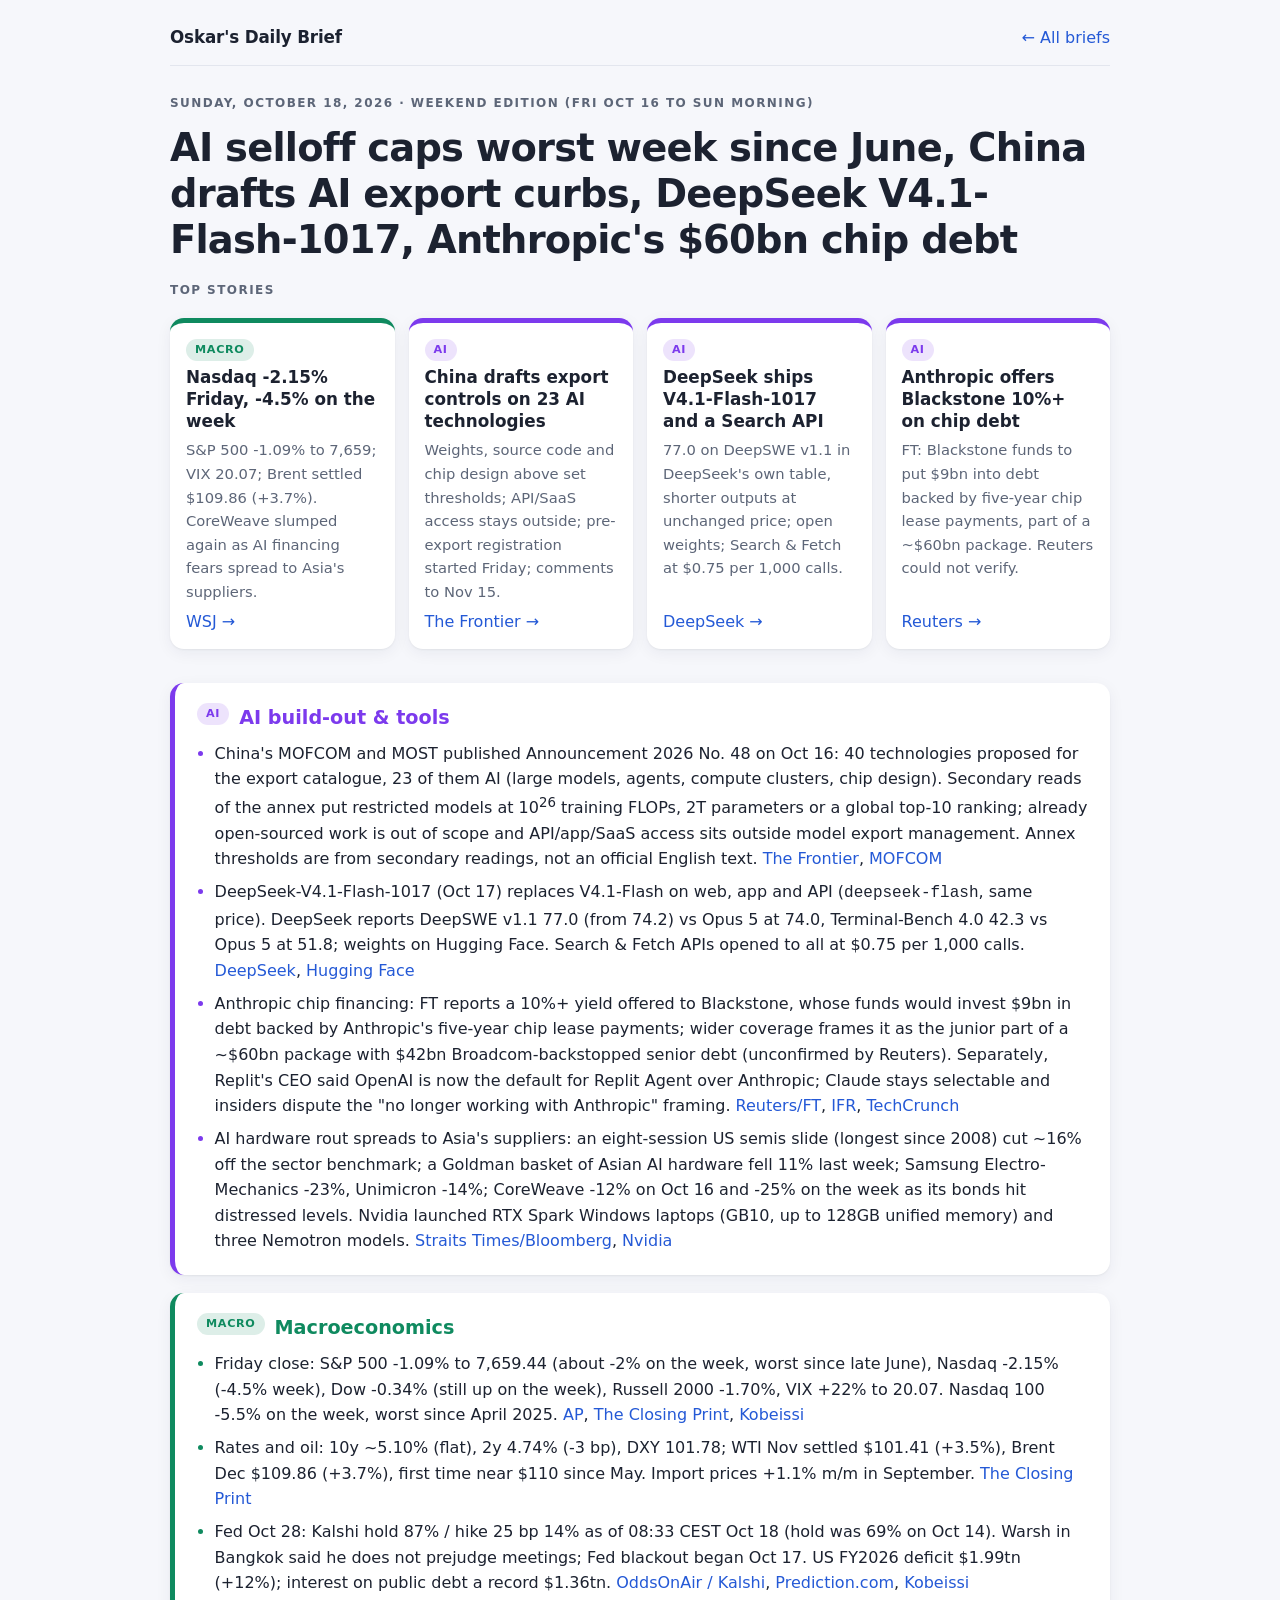
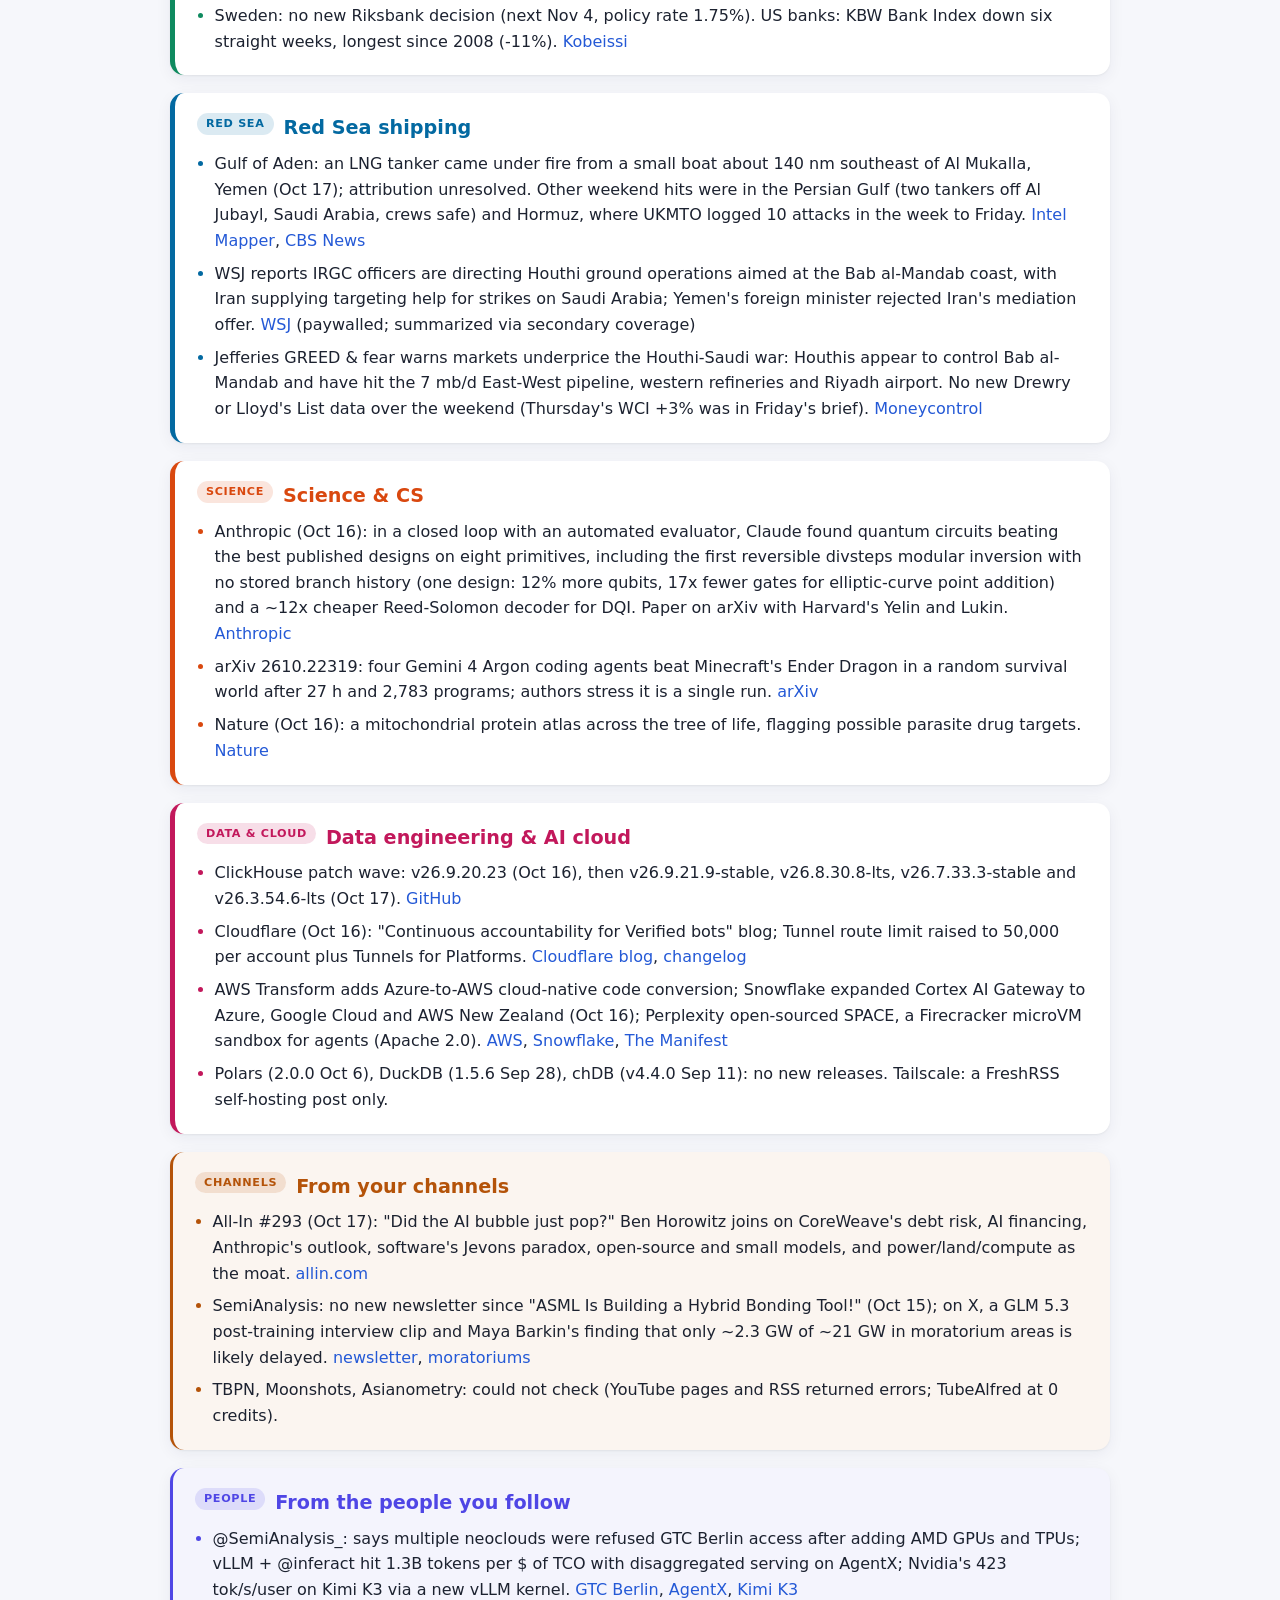
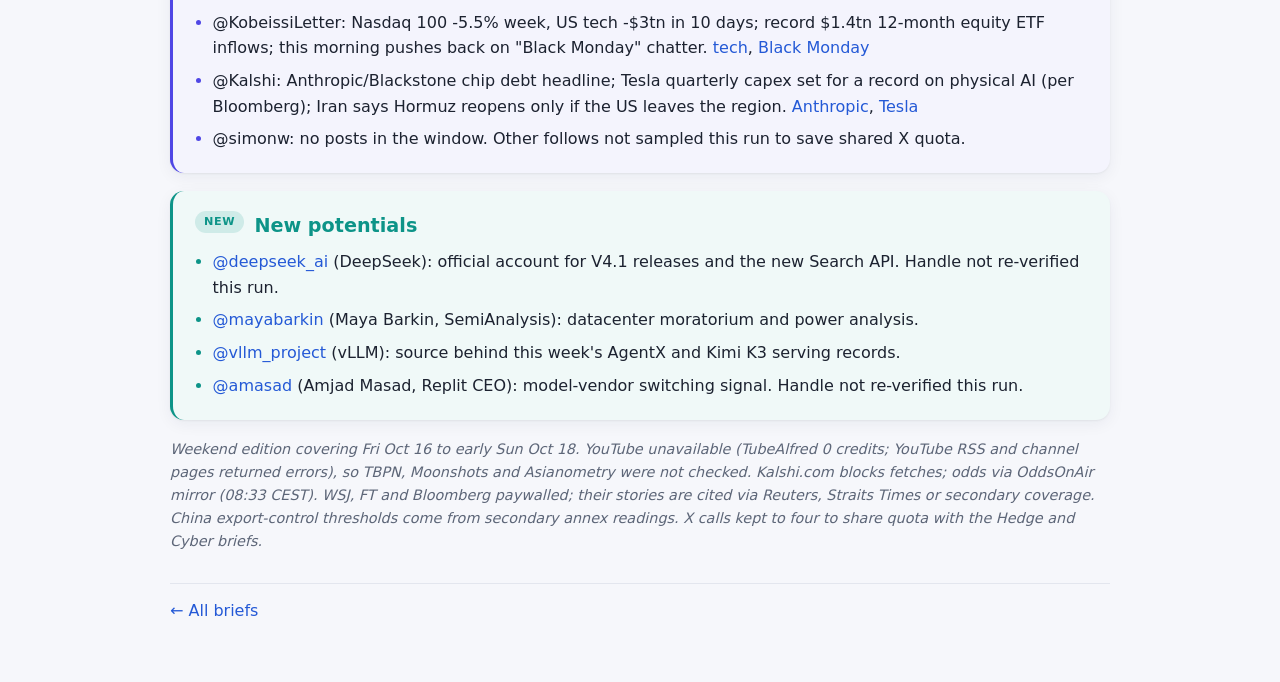
<file: briefs/2026-10-18.html>
<!doctype html><html lang="en"><head><meta charset="utf-8"><meta name="viewport" content="width=device-width,initial-scale=1">
<title>Oskar's Daily Brief · 2026-10-18</title><link rel="stylesheet" href="../style.css?v=2"></head><body><main>
<header class="topbar"><a class="brand" href="../">Oskar's Daily Brief</a><a href="../">&larr; All briefs</a></header>
<div class="masthead"><div class="kicker">Sunday, October 18, 2026 · Weekend edition (Fri Oct 16 to Sun morning)</div><h1>AI selloff caps worst week since June, China drafts AI export curbs, DeepSeek V4.1-Flash-1017, Anthropic's $60bn chip debt</h1></div>
<div class="kicker">Top stories</div>
<section class="hero">
<article class="story macro"><span class="chip">Macro</span><h3>Nasdaq -2.15% Friday, -4.5% on the week</h3><p>S&amp;P 500 -1.09% to 7,659; VIX 20.07; Brent settled $109.86 (+3.7%). CoreWeave slumped again as AI financing fears spread to Asia's suppliers.</p><a href="https://www.wsj.com/livecoverage/stock-market-today-dow-sp-500-nasdaq-10-16-2026">WSJ &rarr;</a></article>
<article class="story ai"><span class="chip">AI</span><h3>China drafts export controls on 23 AI technologies</h3><p>Weights, source code and chip design above set thresholds; API/SaaS access stays outside; pre-export registration started Friday; comments to Nov 15.</p><a href="https://www.thefrontier.dev/articles/china-ai-export-controls">The Frontier &rarr;</a></article>
<article class="story ai"><span class="chip">AI</span><h3>DeepSeek ships V4.1-Flash-1017 and a Search API</h3><p>77.0 on DeepSWE v1.1 in DeepSeek's own table, shorter outputs at unchanged price; open weights; Search &amp; Fetch at $0.75 per 1,000 calls.</p><a href="https://api-docs.deepseek.com/news/news261017/">DeepSeek &rarr;</a></article>
<article class="story ai"><span class="chip">AI</span><h3>Anthropic offers Blackstone 10%+ on chip debt</h3><p>FT: Blackstone funds to put $9bn into debt backed by five-year chip lease payments, part of a ~$60bn package. Reuters could not verify.</p><a href="https://www.investing.com/news/stock-market-news/anthropic-offers-blackstone-doubledigit-yield-in-chipfinancing-deal-ft-reports-4955079">Reuters &rarr;</a></article>
</section>
<section class="area ai"><h2><span class="chip">AI</span>AI build-out &amp; tools</h2><ul>
<li>China's MOFCOM and MOST published Announcement 2026 No. 48 on Oct 16: 40 technologies proposed for the export catalogue, 23 of them AI (large models, agents, compute clusters, chip design). Secondary reads of the annex put restricted models at 10<sup>26</sup> training FLOPs, 2T parameters or a global top-10 ranking; already open-sourced work is out of scope and API/app/SaaS access sits outside model export management. Annex thresholds are from secondary readings, not an official English text. <a href="https://www.thefrontier.dev/articles/china-ai-export-controls">The Frontier</a>, <a href="https://www.mofcom.gov.cn/zcfb/blgg/gg/2026/art/2026/art_05e2643a8ca04eb9adf9dd0542991fe4.html">MOFCOM</a></li>
<li>DeepSeek-V4.1-Flash-1017 (Oct 17) replaces V4.1-Flash on web, app and API (<code>deepseek-flash</code>, same price). DeepSeek reports DeepSWE v1.1 77.0 (from 74.2) vs Opus 5 at 74.0, Terminal-Bench 4.0 42.3 vs Opus 5 at 51.8; weights on Hugging Face. Search &amp; Fetch APIs opened to all at $0.75 per 1,000 calls. <a href="https://api-docs.deepseek.com/news/news261017/">DeepSeek</a>, <a href="https://huggingface.co/deepseek-ai/DeepSeek-V4.1-Flash-1017">Hugging Face</a></li>
<li>Anthropic chip financing: FT reports a 10%+ yield offered to Blackstone, whose funds would invest $9bn in debt backed by Anthropic's five-year chip lease payments; wider coverage frames it as the junior part of a ~$60bn package with $42bn Broadcom-backstopped senior debt (unconfirmed by Reuters). Separately, Replit's CEO said OpenAI is now the default for Replit Agent over Anthropic; Claude stays selectable and insiders dispute the "no longer working with Anthropic" framing. <a href="https://www.investing.com/news/stock-market-news/anthropic-offers-blackstone-doubledigit-yield-in-chipfinancing-deal-ft-reports-4955079">Reuters/FT</a>, <a href="https://www.ifre.com/loans/2496132/chips-with-everything-broadcom-backstops-us42bn-funding-for-anthropic">IFR</a>, <a href="https://techcrunch.com/2026/10/17/replit-is-no-longer-working-with-anthropic-ceo-says/">TechCrunch</a></li>
<li>AI hardware rout spreads to Asia's suppliers: an eight-session US semis slide (longest since 2008) cut ~16% off the sector benchmark; a Goldman basket of Asian AI hardware fell 11% last week; Samsung Electro-Mechanics -23%, Unimicron -14%; CoreWeave -12% on Oct 16 and -25% on the week as its bonds hit distressed levels. Nvidia launched RTX Spark Windows laptops (GB10, up to 128GB unified memory) and three Nemotron models. <a href="https://www.straitstimes.com/business/companies-markets/ai-trade-reversal-pierces-asias-star-picks-and-shovels-stocks">Straits Times/Bloomberg</a>, <a href="https://nvidianews.nvidia.com/news/nvidia-rtx-spark-pcs-available-today-a-new-beginning-for-windows-pcs">Nvidia</a></li>
</ul></section>
<section class="area macro"><h2><span class="chip">Macro</span>Macroeconomics</h2><ul>
<li>Friday close: S&amp;P 500 -1.09% to 7,659.44 (about -2% on the week, worst since late June), Nasdaq -2.15% (-4.5% week), Dow -0.34% (still up on the week), Russell 2000 -1.70%, VIX +22% to 20.07. Nasdaq 100 -5.5% on the week, worst since April 2025. <a href="https://apnews.com/article/stocks-markets-us-ai-oil-tech-warsh-d2655f64db7ec8ae450525d58f97b628">AP</a>, <a href="https://www.theclosingprint.net/2026/10/closing-macro-recap-2026-10-16/">The Closing Print</a>, <a href="https://x.com/KobeissiLetter/status/2111185957781221387">Kobeissi</a></li>
<li>Rates and oil: 10y ~5.10% (flat), 2y 4.74% (-3 bp), DXY 101.78; WTI Nov settled $101.41 (+3.5%), Brent Dec $109.86 (+3.7%), first time near $110 since May. Import prices +1.1% m/m in September. <a href="https://www.theclosingprint.net/2026/10/closing-macro-recap-2026-10-16/">The Closing Print</a></li>
<li>Fed Oct 28: Kalshi hold 87% / hike 25 bp 14% as of 08:33 CEST Oct 18 (hold was 69% on Oct 14). Warsh in Bangkok said he does not prejudge meetings; Fed blackout began Oct 17. US FY2026 deficit $1.99tn (+12%); interest on public debt a record $1.36tn. <a href="https://oddsonair.live/m/kalshi/kxfeddecision-26oct/">OddsOnAir / Kalshi</a>, <a href="https://prediction.com/news/will-the-fed-change-rates-in-october-warsh-won-oct-17-2026">Prediction.com</a>, <a href="https://x.com/KobeissiLetter/status/2111197992577626490">Kobeissi</a></li>
<li>Sweden: no new Riksbank decision (next Nov 4, policy rate 1.75%). US banks: KBW Bank Index down six straight weeks, longest since 2008 (-11%). <a href="https://x.com/KobeissiLetter/status/2111504585260982410">Kobeissi</a></li>
</ul></section>
<section class="area sea"><h2><span class="chip">Red Sea</span>Red Sea shipping</h2><ul>
<li>Gulf of Aden: an LNG tanker came under fire from a small boat about 140 nm southeast of Al Mukalla, Yemen (Oct 17); attribution unresolved. Other weekend hits were in the Persian Gulf (two tankers off Al Jubayl, Saudi Arabia, crews safe) and Hormuz, where UKMTO logged 10 attacks in the week to Friday. <a href="https://intelmapper.com/red-sea-shipping-attacks/">Intel Mapper</a>, <a href="https://www.cbsnews.com/live-updates/iran-war-us-trump-strait-of-hormuz-yemen-houthis-saudi-arabia/">CBS News</a></li>
<li>WSJ reports IRGC officers are directing Houthi ground operations aimed at the Bab al-Mandab coast, with Iran supplying targeting help for strikes on Saudi Arabia; Yemen's foreign minister rejected Iran's mediation offer. <a href="https://www.wsj.com/world/middle-east/iran-houthi-saudi-arabia-attacks-38b82107">WSJ</a> (paywalled; summarized via secondary coverage)</li>
<li>Jefferies GREED &amp; fear warns markets underprice the Houthi-Saudi war: Houthis appear to control Bab al-Mandab and have hit the 7 mb/d East-West pipeline, western refineries and Riyadh airport. No new Drewry or Lloyd's List data over the weekend (Thursday's WCI +3% was in Friday's brief). <a href="https://www.moneycontrol.com/news/business/markets/jefferies-warns-houthi-war-with-saudi-arabia-threatens-oil-infra-red-sea-shipping-route-14054443.html">Moneycontrol</a></li>
</ul></section>
<section class="area sci"><h2><span class="chip">Science</span>Science &amp; CS</h2><ul>
<li>Anthropic (Oct 16): in a closed loop with an automated evaluator, Claude found quantum circuits beating the best published designs on eight primitives, including the first reversible divsteps modular inversion with no stored branch history (one design: 12% more qubits, 17x fewer gates for elliptic-curve point addition) and a ~12x cheaper Reed-Solomon decoder for DQI. Paper on arXiv with Harvard's Yelin and Lukin. <a href="https://www.anthropic.com/research/designing-efficient-quantum-circuits">Anthropic</a></li>
<li>arXiv 2610.22319: four Gemini 4 Argon coding agents beat Minecraft's Ender Dragon in a random survival world after 27 h and 2,783 programs; authors stress it is a single run. <a href="https://arxiv.org/html/2610.22319">arXiv</a></li>
<li>Nature (Oct 16): a mitochondrial protein atlas across the tree of life, flagging possible parasite drug targets. <a href="https://www.nature.com/articles/d41586-026-03195-9">Nature</a></li>
</ul></section>
<section class="area data"><h2><span class="chip">Data &amp; Cloud</span>Data engineering &amp; AI cloud</h2><ul>
<li>ClickHouse patch wave: v26.9.20.23 (Oct 16), then v26.9.21.9-stable, v26.8.30.8-lts, v26.7.33.3-stable and v26.3.54.6-lts (Oct 17). <a href="https://github.com/ClickHouse/ClickHouse/releases">GitHub</a></li>
<li>Cloudflare (Oct 16): "Continuous accountability for Verified bots" blog; Tunnel route limit raised to 50,000 per account plus Tunnels for Platforms. <a href="https://blog.cloudflare.com/verified-bots-accountability/">Cloudflare blog</a>, <a href="https://developers.cloudflare.com/changelog/post/2026-10-16-tunnels-for-platforms-and-50k-routes/">changelog</a></li>
<li>AWS Transform adds Azure-to-AWS cloud-native code conversion; Snowflake expanded Cortex AI Gateway to Azure, Google Cloud and AWS New Zealand (Oct 16); Perplexity open-sourced SPACE, a Firecracker microVM sandbox for agents (Apache 2.0). <a href="https://aws.amazon.com/about-aws/whats-new/2026/10/aws-transform-azure-to-aws-code-conversion/">AWS</a>, <a href="https://docs.snowflake.com/en/release-notes/2026/other/2026-10-16-cortex-ai-gateway-regions">Snowflake</a>, <a href="https://www.docktoai.com/daily/2026-10-17">The Manifest</a></li>
<li>Polars (2.0.0 Oct 6), DuckDB (1.5.6 Sep 28), chDB (v4.4.0 Sep 11): no new releases. Tailscale: a FreshRSS self-hosting post only.</li>
</ul></section>
<section class="area channels extra"><h2><span class="chip">Channels</span>From your channels</h2><ul>
<li>All-In #293 (Oct 17): "Did the AI bubble just pop?" Ben Horowitz joins on CoreWeave's debt risk, AI financing, Anthropic's outlook, software's Jevons paradox, open-source and small models, and power/land/compute as the moat. <a href="https://allin.com/episodes">allin.com</a></li>
<li>SemiAnalysis: no new newsletter since "ASML Is Building a Hybrid Bonding Tool!" (Oct 15); on X, a GLM 5.3 post-training interview clip and Maya Barkin's finding that only ~2.3 GW of ~21 GW in moratorium areas is likely delayed. <a href="https://newsletter.semianalysis.com/p/asml-is-building-a-hybrid-bonding">newsletter</a>, <a href="https://x.com/SemiAnalysis_/status/2111255192238698636">moratoriums</a></li>
<li>TBPN, Moonshots, Asianometry: could not check (YouTube pages and RSS returned errors; TubeAlfred at 0 credits).</li>
</ul></section>
<section class="area people extra"><h2><span class="chip">People</span>From the people you follow</h2><ul>
<li>@SemiAnalysis_: says multiple neoclouds were refused GTC Berlin access after adding AMD GPUs and TPUs; vLLM + @inferact hit 1.3B tokens per $ of TCO with disaggregated serving on AgentX; Nvidia's 423 tok/s/user on Kimi K3 via a new vLLM kernel. <a href="https://x.com/SemiAnalysis_/status/2111162214891610496">GTC Berlin</a>, <a href="https://x.com/SemiAnalysis_/status/2111532833114054891">AgentX</a>, <a href="https://x.com/SemiAnalysis_/status/2111627094878790023">Kimi K3</a></li>
<li>@KobeissiLetter: Nasdaq 100 -5.5% week, US tech -$3tn in 10 days; record $1.4tn 12-month equity ETF inflows; this morning pushes back on "Black Monday" chatter. <a href="https://x.com/KobeissiLetter/status/2111177356480032903">tech</a>, <a href="https://x.com/KobeissiLetter/status/2111679803560796451">Black Monday</a></li>
<li>@Kalshi: Anthropic/Blackstone chip debt headline; Tesla quarterly capex set for a record on physical AI (per Bloomberg); Iran says Hormuz reopens only if the US leaves the region. <a href="https://x.com/Kalshi/status/2111703825497411915">Anthropic</a>, <a href="https://x.com/Kalshi/status/2111600647586079049">Tesla</a></li>
<li>@simonw: no posts in the window. Other follows not sampled this run to save shared X quota.</li>
</ul></section>
<section class="area potentials extra"><h2><span class="chip">New</span>New potentials</h2><ul>
<li><a href="https://x.com/deepseek_ai">@deepseek_ai</a> (DeepSeek): official account for V4.1 releases and the new Search API. Handle not re-verified this run.</li>
<li><a href="https://x.com/mayabarkin">@mayabarkin</a> (Maya Barkin, SemiAnalysis): datacenter moratorium and power analysis.</li>
<li><a href="https://x.com/vllm_project">@vllm_project</a> (vLLM): source behind this week's AgentX and Kimi K3 serving records.</li>
<li><a href="https://x.com/amasad">@amasad</a> (Amjad Masad, Replit CEO): model-vendor switching signal. Handle not re-verified this run.</li>
</ul></section>
<p class="note">Weekend edition covering Fri Oct 16 to early Sun Oct 18. YouTube unavailable (TubeAlfred 0 credits; YouTube RSS and channel pages returned errors), so TBPN, Moonshots and Asianometry were not checked. Kalshi.com blocks fetches; odds via OddsOnAir mirror (08:33 CEST). WSJ, FT and Bloomberg paywalled; their stories are cited via Reuters, Straits Times or secondary coverage. China export-control thresholds come from secondary annex readings. X calls kept to four to share quota with the Hedge and Cyber briefs.</p>
<footer><a href="../">&larr; All briefs</a></footer></main></body></html>
</file>
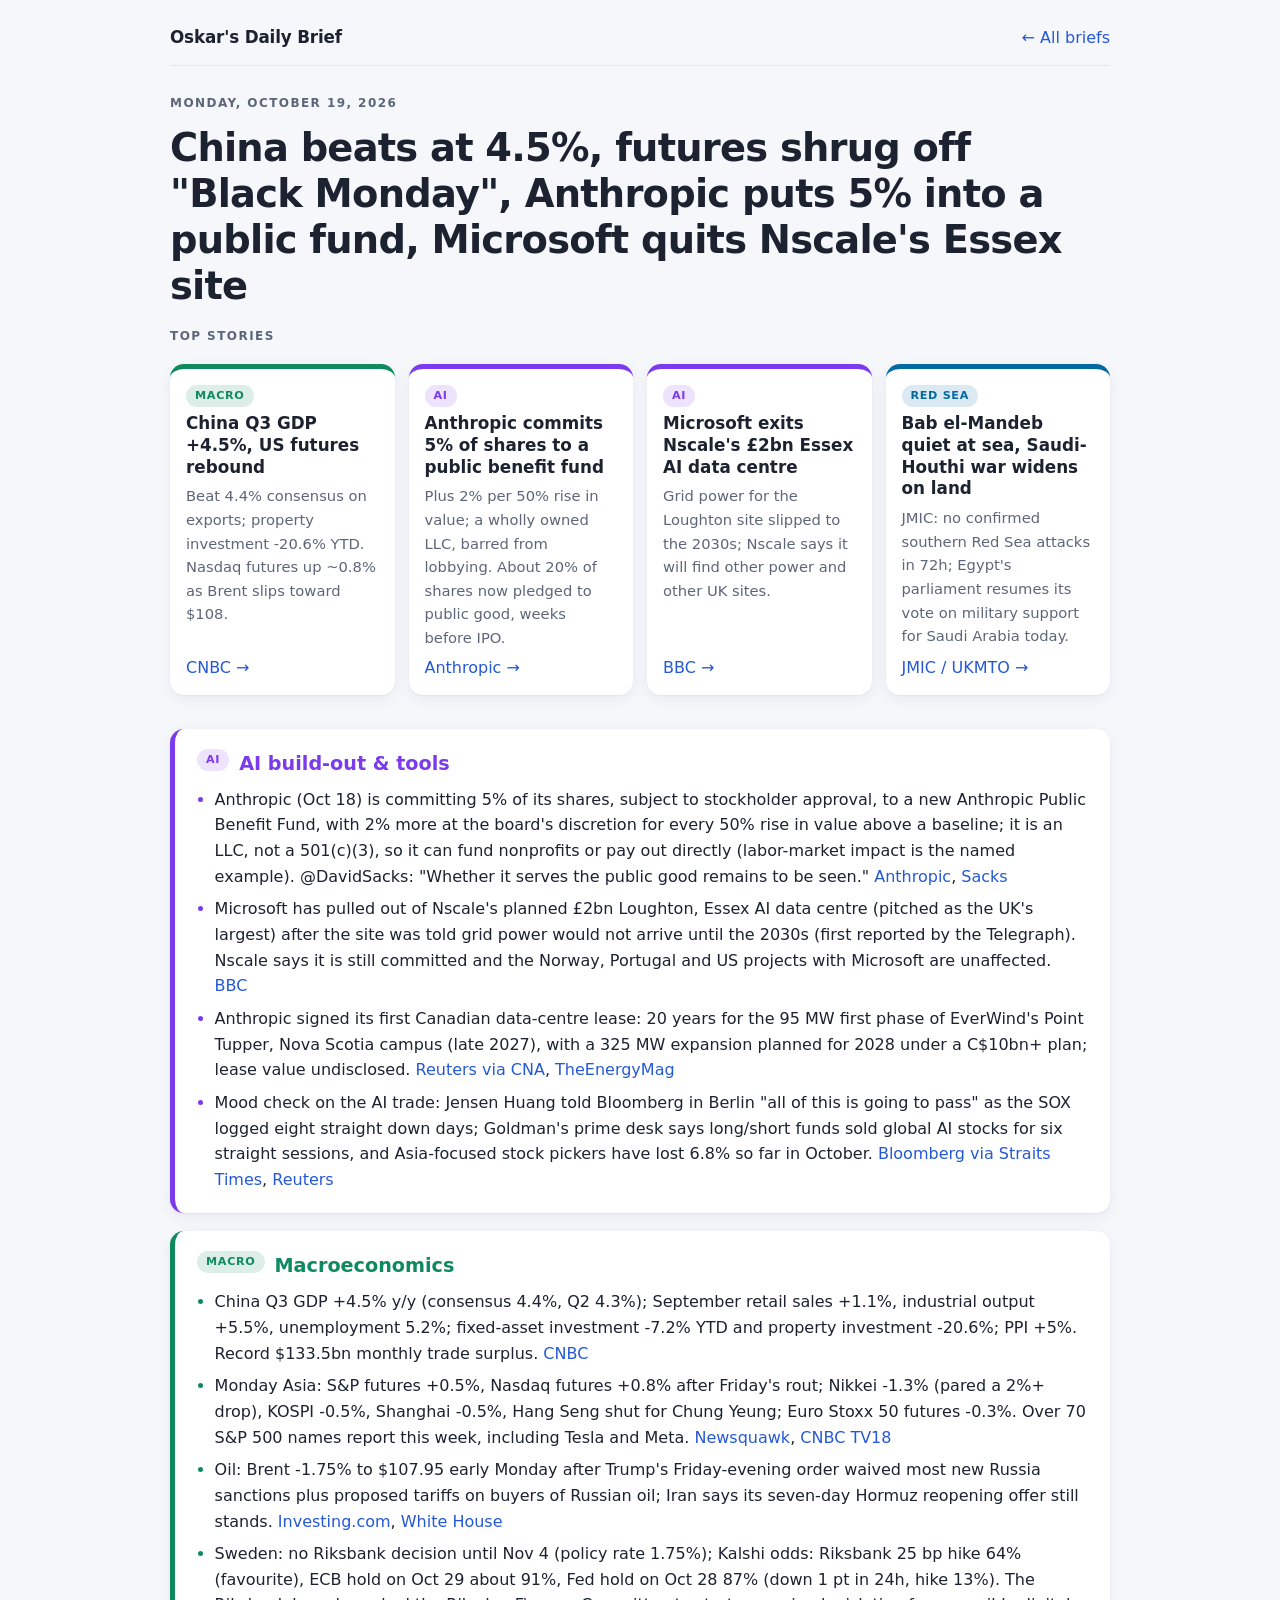
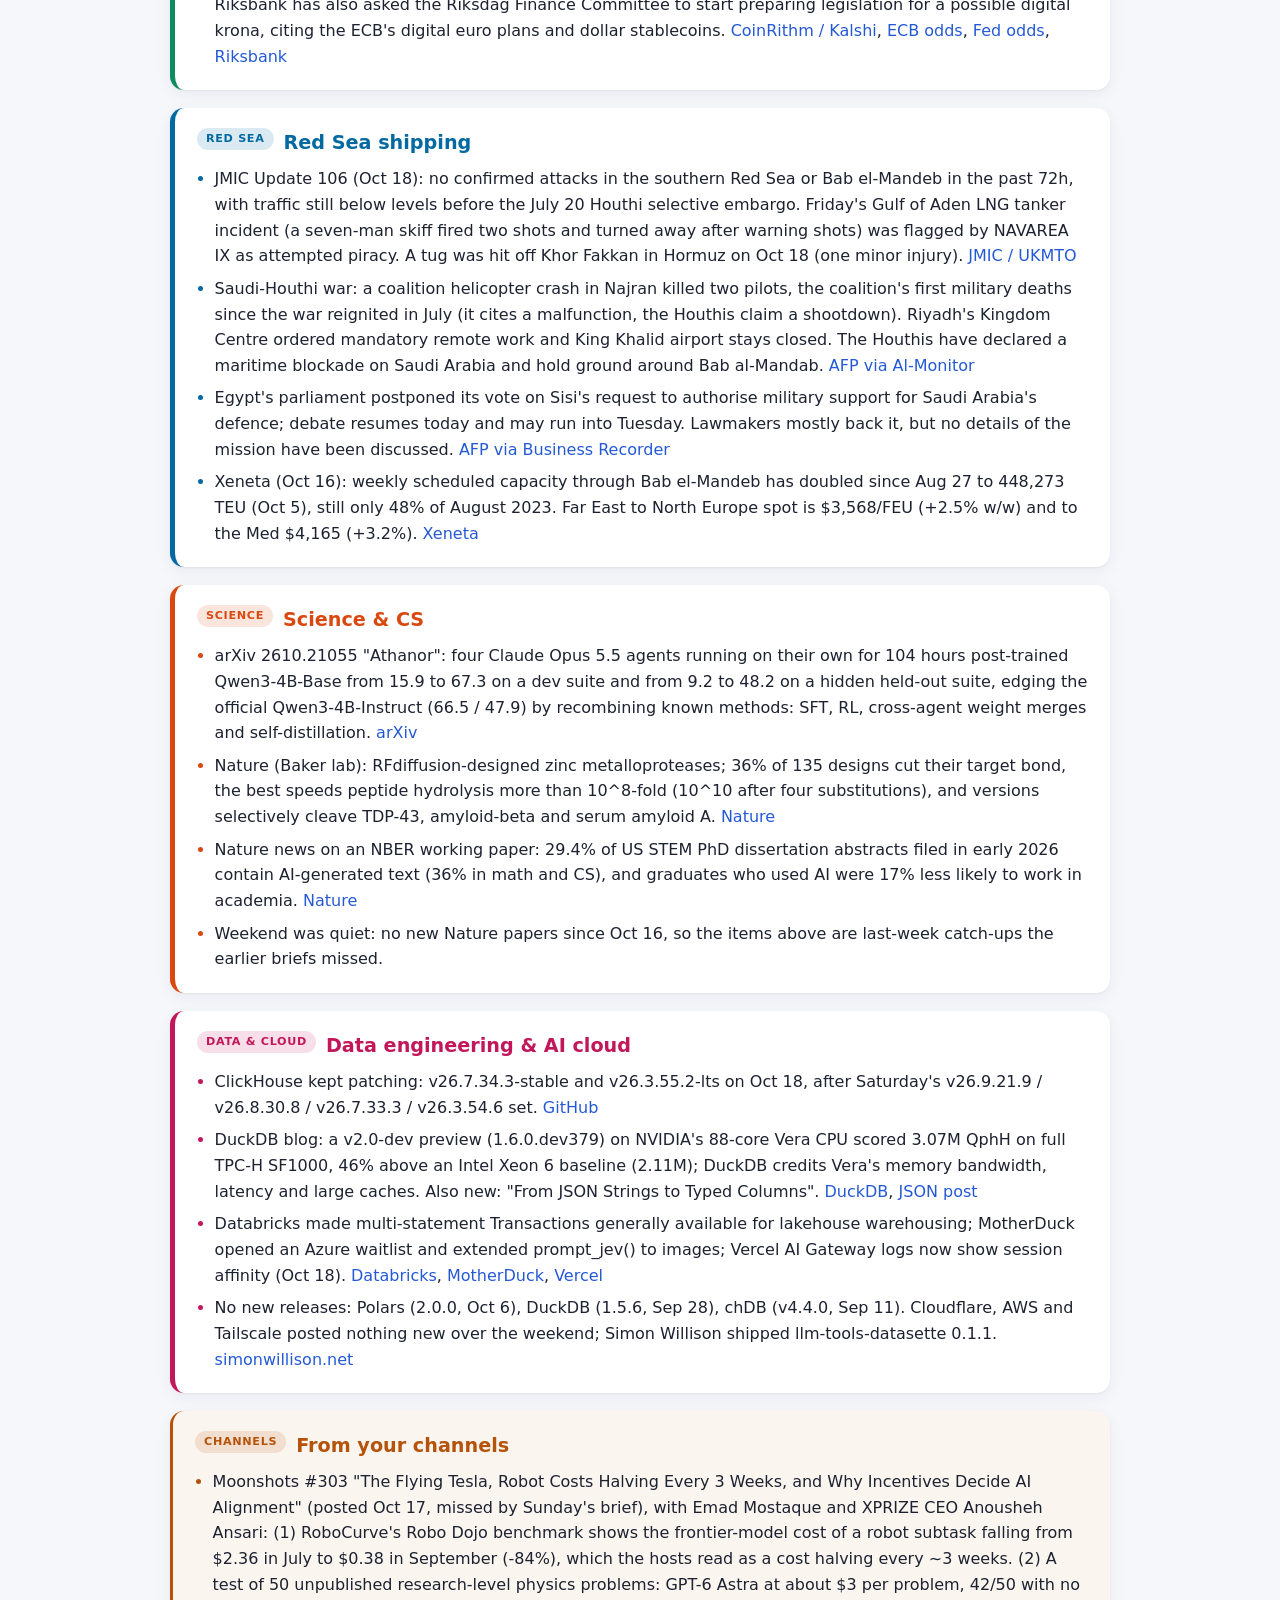
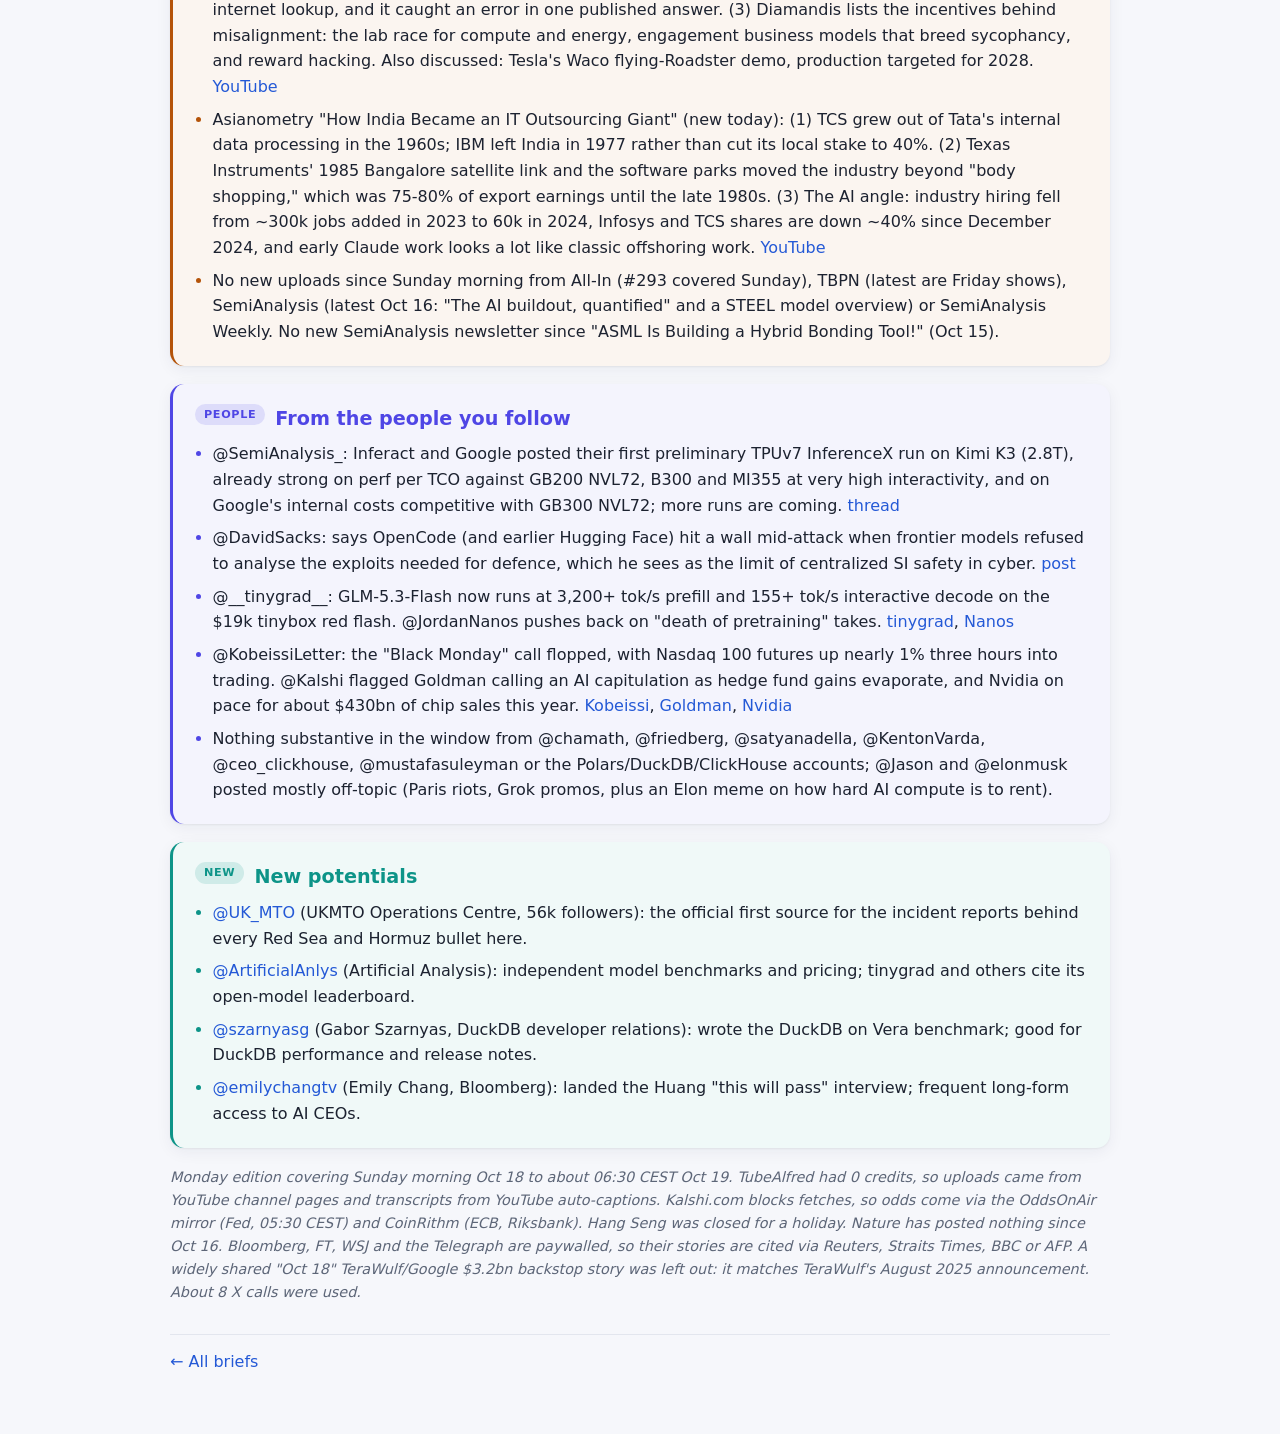
<file: briefs/2026-10-19.html>
<!doctype html><html lang="en"><head><meta charset="utf-8"><meta name="viewport" content="width=device-width,initial-scale=1">
<title>Oskar's Daily Brief · 2026-10-19</title><link rel="stylesheet" href="../style.css?v=2"></head><body><main>
<header class="topbar"><a class="brand" href="../">Oskar's Daily Brief</a><a href="../">&larr; All briefs</a></header>
<div class="masthead"><div class="kicker">Monday, October 19, 2026</div><h1>China beats at 4.5%, futures shrug off "Black Monday", Anthropic puts 5% into a public fund, Microsoft quits Nscale's Essex site</h1></div>
<div class="kicker">Top stories</div>
<section class="hero">
<!-- STORY: class one of ai|macro|sea|sci|data --><article class="story macro"><span class="chip">Macro</span><h3>China Q3 GDP +4.5%, US futures rebound</h3><p>Beat 4.4% consensus on exports; property investment -20.6% YTD. Nasdaq futures up ~0.8% as Brent slips toward $108.</p><a href="https://www.cnbc.com/2026/10/19/chinas-economic-growth-quickens-to-4point6percent-as-exports-surge-stimulus-rolls-out.html">CNBC &rarr;</a></article>
<!-- STORY: class one of ai|macro|sea|sci|data --><article class="story ai"><span class="chip">AI</span><h3>Anthropic commits 5% of shares to a public benefit fund</h3><p>Plus 2% per 50% rise in value; a wholly owned LLC, barred from lobbying. About 20% of shares now pledged to public good, weeks before IPO.</p><a href="https://www.anthropic.com/news/public-benefit-fund">Anthropic &rarr;</a></article>
<!-- STORY: class one of ai|macro|sea|sci|data --><article class="story ai"><span class="chip">AI</span><h3>Microsoft exits Nscale's £2bn Essex AI data centre</h3><p>Grid power for the Loughton site slipped to the 2030s; Nscale says it will find other power and other UK sites.</p><a href="https://www.bbc.com/news/articles/c9m26kl5y7epo">BBC &rarr;</a></article>
<!-- STORY: class one of ai|macro|sea|sci|data --><article class="story sea"><span class="chip">Red Sea</span><h3>Bab el-Mandeb quiet at sea, Saudi-Houthi war widens on land</h3><p>JMIC: no confirmed southern Red Sea attacks in 72h; Egypt's parliament resumes its vote on military support for Saudi Arabia today.</p><a href="https://www.ukmto.org/-/media/ukmto/products/update-106-jmic-advisory-note-18-october.pdf?rev=86f67da1821f4dcdb4e27868b6679729">JMIC / UKMTO &rarr;</a></article>
</section>
<section class="area ai"><h2><span class="chip">AI</span>AI build-out &amp; tools</h2><ul><li>Anthropic (Oct 18) is committing 5% of its shares, subject to stockholder approval, to a new Anthropic Public Benefit Fund, with 2% more at the board's discretion for every 50% rise in value above a baseline; it is an LLC, not a 501(c)(3), so it can fund nonprofits or pay out directly (labor-market impact is the named example). @DavidSacks: "Whether it serves the public good remains to be seen." <a href="https://www.anthropic.com/news/public-benefit-fund">Anthropic</a>, <a href="https://x.com/DavidSacks/status/2111958783396385152">Sacks</a></li><li>Microsoft has pulled out of Nscale's planned £2bn Loughton, Essex AI data centre (pitched as the UK's largest) after the site was told grid power would not arrive until the 2030s (first reported by the Telegraph). Nscale says it is still committed and the Norway, Portugal and US projects with Microsoft are unaffected. <a href="https://www.bbc.com/news/articles/c9m26kl5y7epo">BBC</a></li><li>Anthropic signed its first Canadian data-centre lease: 20 years for the 95 MW first phase of EverWind's Point Tupper, Nova Scotia campus (late 2027), with a 325 MW expansion planned for 2028 under a C$10bn+ plan; lease value undisclosed. <a href="https://www.channelnewsasia.com/business/anthropic-signs-lease-first-canadian-data-center-6467591">Reuters via CNA</a>, <a href="https://www.theenergymag.com/news/market-news/anthropic-canada-everwind-ai">TheEnergyMag</a></li><li>Mood check on the AI trade: Jensen Huang told Bloomberg in Berlin "all of this is going to pass" as the SOX logged eight straight down days; Goldman's prime desk says long/short funds sold global AI stocks for six straight sessions, and Asia-focused stock pickers have lost 6.8% so far in October. <a href="https://www.straitstimes.com/business/all-of-this-is-going-to-pass-nvidia-ceo-jensen-huang-on-ai-market-turmoil">Bloomberg via Straits Times</a>, <a href="https://finance.yahoo.com/markets/stocks/articles/ai-selloff-hammers-hedge-funds-020957793.html">Reuters</a></li></ul></section>
<section class="area macro"><h2><span class="chip">Macro</span>Macroeconomics</h2><ul><li>China Q3 GDP +4.5% y/y (consensus 4.4%, Q2 4.3%); September retail sales +1.1%, industrial output +5.5%, unemployment 5.2%; fixed-asset investment -7.2% YTD and property investment -20.6%; PPI +5%. Record $133.5bn monthly trade surplus. <a href="https://www.cnbc.com/2026/10/19/chinas-economic-growth-quickens-to-4point6percent-as-exports-surge-stimulus-rolls-out.html">CNBC</a></li><li>Monday Asia: S&amp;P futures +0.5%, Nasdaq futures +0.8% after Friday's rout; Nikkei -1.3% (pared a 2%+ drop), KOSPI -0.5%, Shanghai -0.5%, Hang Seng shut for Chung Yeung; Euro Stoxx 50 futures -0.3%. Over 70 S&amp;P 500 names report this week, including Tesla and Meta. <a href="https://www.newsquawk.com/headlines/market-analysis-asia-pac-stocks-mixed-as-tech-selling-weighs-on-japan-and-korea-us-futures-rebound">Newsquawk</a>, <a href="https://www.cnbctv18.com/market/asian-stocks-share-price-nikkei-kospi-topix-gift-nifty-wall-street-tech-sell-off-china-gdp-ai-earnings-crude-20014559.htm">CNBC TV18</a></li><li>Oil: Brent -1.75% to $107.95 early Monday after Trump's Friday-evening order waived most new Russia sanctions plus proposed tariffs on buyers of Russian oil; Iran says its seven-day Hormuz reopening offer still stands. <a href="https://finance.yahoo.com/energy/articles/oil-prices-slide-trump-waives-004424276.html">Investing.com</a>, <a href="https://www.whitehouse.gov/presidential-actions/2026/10/implementing-the-lindsey-o-graham-sanctioning-russia-and-iran-act-of-2026/">White House</a></li><li>Sweden: no Riksbank decision until Nov 4 (policy rate 1.75%); Kalshi odds: Riksbank 25 bp hike 64% (favourite), ECB hold on Oct 29 about 91%, Fed hold on Oct 28 87% (down 1 pt in 24h, hike 13%). The Riksbank has also asked the Riksdag Finance Committee to start preparing legislation for a possible digital krona, citing the ECB's digital euro plans and dollar stablecoins. <a href="https://www.coinrithm.com/en/prediction-markets/kalshi/kxcbdsweden-26nov04">CoinRithm / Kalshi</a>, <a href="https://www.coinrithm.com/en/prediction-markets/kalshi/kxcbdecisioneu-26oct29">ECB odds</a>, <a href="https://oddsonair.live/m/kalshi/kxfeddecision-26oct/">Fed odds</a>, <a href="https://www.riksbank.se/en-gb/press-and-published/notices-and-press-releases/notices/2026/official-communication-information-on-developments-that-bring-the-issue-of-a-digital-krona-back-into-focus/">Riksbank</a></li></ul></section>
<section class="area sea"><h2><span class="chip">Red Sea</span>Red Sea shipping</h2><ul><li>JMIC Update 106 (Oct 18): no confirmed attacks in the southern Red Sea or Bab el-Mandeb in the past 72h, with traffic still below levels before the July 20 Houthi selective embargo. Friday's Gulf of Aden LNG tanker incident (a seven-man skiff fired two shots and turned away after warning shots) was flagged by NAVAREA IX as attempted piracy. A tug was hit off Khor Fakkan in Hormuz on Oct 18 (one minor injury). <a href="https://www.ukmto.org/-/media/ukmto/products/update-106-jmic-advisory-note-18-october.pdf?rev=86f67da1821f4dcdb4e27868b6679729">JMIC / UKMTO</a></li><li>Saudi-Houthi war: a coalition helicopter crash in Najran killed two pilots, the coalition's first military deaths since the war reignited in July (it cites a malfunction, the Houthis claim a shootdown). Riyadh's Kingdom Centre ordered mandatory remote work and King Khalid airport stays closed. The Houthis have declared a maritime blockade on Saudi Arabia and hold ground around Bab al-Mandab. <a href="https://www.al-monitor.com/originals/2026/10/saudi-coalition-houthis-trade-strikes-disruption-spreads">AFP via Al-Monitor</a></li><li>Egypt's parliament postponed its vote on Sisi's request to authorise military support for Saudi Arabia's defence; debate resumes today and may run into Tuesday. Lawmakers mostly back it, but no details of the mission have been discussed. <a href="https://www.brecorder.com/news/40444869">AFP via Business Recorder</a></li><li>Xeneta (Oct 16): weekly scheduled capacity through Bab el-Mandeb has doubled since Aug 27 to 448,273 TEU (Oct 5), still only 48% of August 2023. Far East to North Europe spot is $3,568/FEU (+2.5% w/w) and to the Med $4,165 (+3.2%). <a href="https://www.xeneta.com/news/xeneta-weekly-ocean-container-shipping-market-update-16.10.26">Xeneta</a></li></ul></section>
<section class="area sci"><h2><span class="chip">Science</span>Science &amp; CS</h2><ul><li>arXiv 2610.21055 "Athanor": four Claude Opus 5.5 agents running on their own for 104 hours post-trained Qwen3-4B-Base from 15.9 to 67.3 on a dev suite and from 9.2 to 48.2 on a hidden held-out suite, edging the official Qwen3-4B-Instruct (66.5 / 47.9) by recombining known methods: SFT, RL, cross-agent weight merges and self-distillation. <a href="https://arxiv.org/abs/2610.21055">arXiv</a></li><li>Nature (Baker lab): RFdiffusion-designed zinc metalloproteases; 36% of 135 designs cut their target bond, the best speeds peptide hydrolysis more than 10^8-fold (10^10 after four substitutions), and versions selectively cleave TDP-43, amyloid-beta and serum amyloid A. <a href="https://www.nature.com/articles/s41586-026-11167-2">Nature</a></li><li>Nature news on an NBER working paper: 29.4% of US STEM PhD dissertation abstracts filed in early 2026 contain AI-generated text (36% in math and CS), and graduates who used AI were 17% less likely to work in academia. <a href="https://www.nature.com/articles/d41586-026-03253-2">Nature</a></li><li>Weekend was quiet: no new Nature papers since Oct 16, so the items above are last-week catch-ups the earlier briefs missed.</li></ul></section>
<section class="area data"><h2><span class="chip">Data &amp; Cloud</span>Data engineering &amp; AI cloud</h2><ul><li>ClickHouse kept patching: v26.7.34.3-stable and v26.3.55.2-lts on Oct 18, after Saturday's v26.9.21.9 / v26.8.30.8 / v26.7.33.3 / v26.3.54.6 set. <a href="https://github.com/ClickHouse/ClickHouse/releases">GitHub</a></li><li>DuckDB blog: a v2.0-dev preview (1.6.0.dev379) on NVIDIA's 88-core Vera CPU scored 3.07M QphH on full TPC-H SF1000, 46% above an Intel Xeon 6 baseline (2.11M); DuckDB credits Vera's memory bandwidth, latency and large caches. Also new: "From JSON Strings to Typed Columns". <a href="https://duckdb.org/2026/10/16/nvidia-vera-benchmark.html">DuckDB</a>, <a href="https://duckdb.org/2026/10/16/json-to-typed-columns.html">JSON post</a></li><li>Databricks made multi-statement Transactions generally available for lakehouse warehousing; MotherDuck opened an Azure waitlist and extended prompt_jev() to images; Vercel AI Gateway logs now show session affinity (Oct 18). <a href="https://www.databricks.com/blog/transactions-are-generally-available-advancing-warehousing-lakehouse">Databricks</a>, <a href="https://motherduck.com/blog/azure-waitlist">MotherDuck</a>, <a href="https://vercel.com/changelog/ai-gateway-logs-now-show-session-affinity">Vercel</a></li><li>No new releases: Polars (2.0.0, Oct 6), DuckDB (1.5.6, Sep 28), chDB (v4.4.0, Sep 11). Cloudflare, AWS and Tailscale posted nothing new over the weekend; Simon Willison shipped llm-tools-datasette 0.1.1. <a href="https://simonwillison.net/2026/Oct/18/llm-tools-datasette/">simonwillison.net</a></li></ul></section>
<section class="area channels extra"><h2><span class="chip">Channels</span>From your channels</h2><ul><li>Moonshots #303 "The Flying Tesla, Robot Costs Halving Every 3 Weeks, and Why Incentives Decide AI Alignment" (posted Oct 17, missed by Sunday's brief), with Emad Mostaque and XPRIZE CEO Anousheh Ansari: (1) RoboCurve's Robo Dojo benchmark shows the frontier-model cost of a robot subtask falling from $2.36 in July to $0.38 in September (-84%), which the hosts read as a cost halving every ~3 weeks. (2) A test of 50 unpublished research-level physics problems: GPT-6 Astra at about $3 per problem, 42/50 with no internet lookup, and it caught an error in one published answer. (3) Diamandis lists the incentives behind misalignment: the lab race for compute and energy, engagement business models that breed sycophancy, and reward hacking. Also discussed: Tesla's Waco flying-Roadster demo, production targeted for 2028. <a href="https://www.youtube.com/watch?v=dthaDyttHns">YouTube</a></li><li>Asianometry "How India Became an IT Outsourcing Giant" (new today): (1) TCS grew out of Tata's internal data processing in the 1960s; IBM left India in 1977 rather than cut its local stake to 40%. (2) Texas Instruments' 1985 Bangalore satellite link and the software parks moved the industry beyond "body shopping," which was 75-80% of export earnings until the late 1980s. (3) The AI angle: industry hiring fell from ~300k jobs added in 2023 to 60k in 2024, Infosys and TCS shares are down ~40% since December 2024, and early Claude work looks a lot like classic offshoring work. <a href="https://www.youtube.com/watch?v=NYej-KstgTg">YouTube</a></li><li>No new uploads since Sunday morning from All-In (#293 covered Sunday), TBPN (latest are Friday shows), SemiAnalysis (latest Oct 16: "The AI buildout, quantified" and a STEEL model overview) or SemiAnalysis Weekly. No new SemiAnalysis newsletter since "ASML Is Building a Hybrid Bonding Tool!" (Oct 15).</li></ul></section>
<section class="area people extra"><h2><span class="chip">People</span>From the people you follow</h2><ul><li>@SemiAnalysis_: Inferact and Google posted their first preliminary TPUv7 InferenceX run on Kimi K3 (2.8T), already strong on perf per TCO against GB200 NVL72, B300 and MI355 at very high interactivity, and on Google's internal costs competitive with GB300 NVL72; more runs are coming. <a href="https://x.com/SemiAnalysis_/status/2111938013852762351">thread</a></li><li>@DavidSacks: says OpenCode (and earlier Hugging Face) hit a wall mid-attack when frontier models refused to analyse the exploits needed for defence, which he sees as the limit of centralized SI safety in cyber. <a href="https://x.com/DavidSacks/status/2111867605388493282">post</a></li><li>@__tinygrad__: GLM-5.3-Flash now runs at 3,200+ tok/s prefill and 155+ tok/s interactive decode on the $19k tinybox red flash. @JordanNanos pushes back on "death of pretraining" takes. <a href="https://x.com/__tinygrad__/status/2111683526626246882">tinygrad</a>, <a href="https://x.com/JordanNanos/status/2112008661224808505">Nanos</a></li><li>@KobeissiLetter: the "Black Monday" call flopped, with Nasdaq 100 futures up nearly 1% three hours into trading. @Kalshi flagged Goldman calling an AI capitulation as hedge fund gains evaporate, and Nvidia on pace for about $430bn of chip sales this year. <a href="https://x.com/KobeissiLetter/status/2111982830238453876">Kobeissi</a>, <a href="https://x.com/Kalshi/status/2111993232389230825">Goldman</a>, <a href="https://x.com/Kalshi/status/2111947933868270016">Nvidia</a></li><li>Nothing substantive in the window from @chamath, @friedberg, @satyanadella, @KentonVarda, @ceo_clickhouse, @mustafasuleyman or the Polars/DuckDB/ClickHouse accounts; @Jason and @elonmusk posted mostly off-topic (Paris riots, Grok promos, plus an Elon meme on how hard AI compute is to rent).</li></ul></section>
<section class="area potentials extra"><h2><span class="chip">New</span>New potentials</h2><ul><li><a href="https://x.com/UK_MTO">@UK_MTO</a> (UKMTO Operations Centre, 56k followers): the official first source for the incident reports behind every Red Sea and Hormuz bullet here.</li><li><a href="https://x.com/ArtificialAnlys">@ArtificialAnlys</a> (Artificial Analysis): independent model benchmarks and pricing; tinygrad and others cite its open-model leaderboard.</li><li><a href="https://x.com/szarnyasg">@szarnyasg</a> (Gabor Szarnyas, DuckDB developer relations): wrote the DuckDB on Vera benchmark; good for DuckDB performance and release notes.</li><li><a href="https://x.com/emilychangtv">@emilychangtv</a> (Emily Chang, Bloomberg): landed the Huang "this will pass" interview; frequent long-form access to AI CEOs.</li></ul></section>
<p class="note">Monday edition covering Sunday morning Oct 18 to about 06:30 CEST Oct 19. TubeAlfred had 0 credits, so uploads came from YouTube channel pages and transcripts from YouTube auto-captions. Kalshi.com blocks fetches, so odds come via the OddsOnAir mirror (Fed, 05:30 CEST) and CoinRithm (ECB, Riksbank). Hang Seng was closed for a holiday. Nature has posted nothing since Oct 16. Bloomberg, FT, WSJ and the Telegraph are paywalled, so their stories are cited via Reuters, Straits Times, BBC or AFP. A widely shared "Oct 18" TeraWulf/Google $3.2bn backstop story was left out: it matches TeraWulf's August 2025 announcement. About 8 X calls were used.</p>
<footer><a href="../">&larr; All briefs</a></footer></main></body></html>
</file>
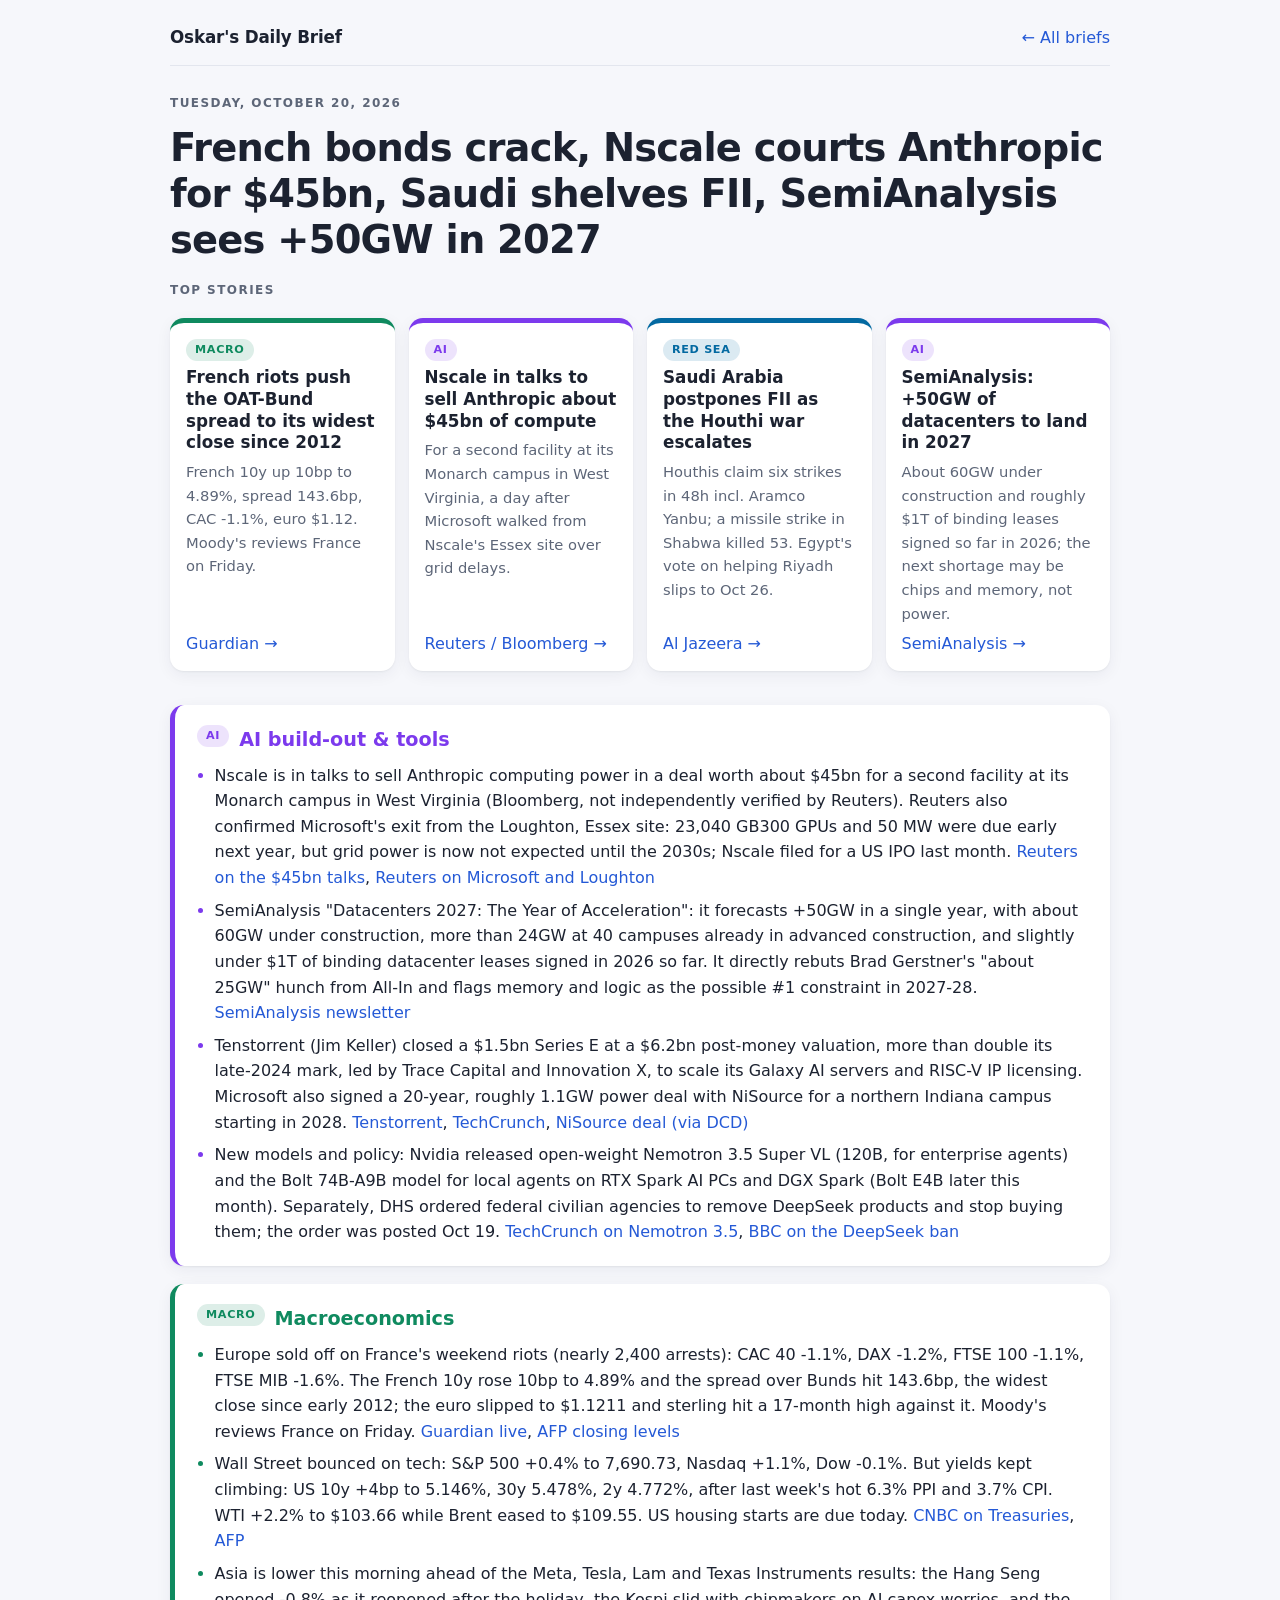
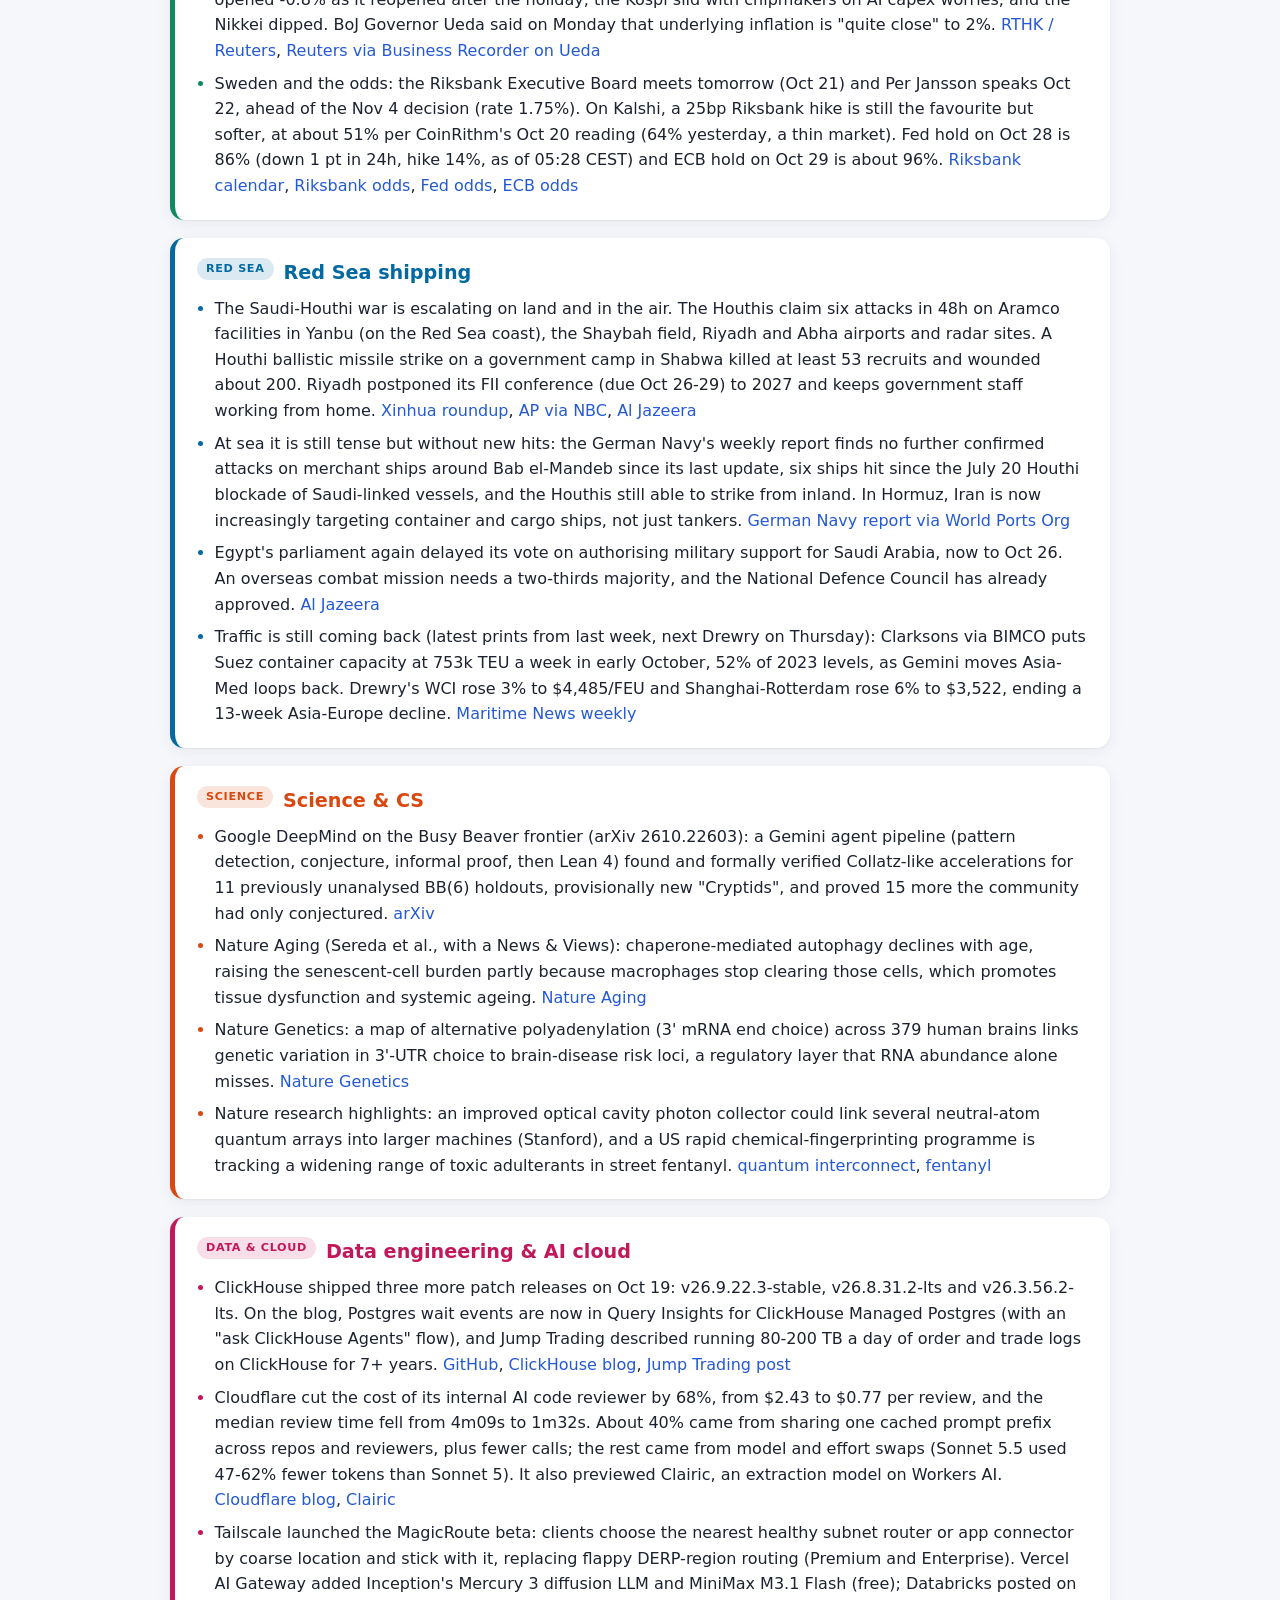
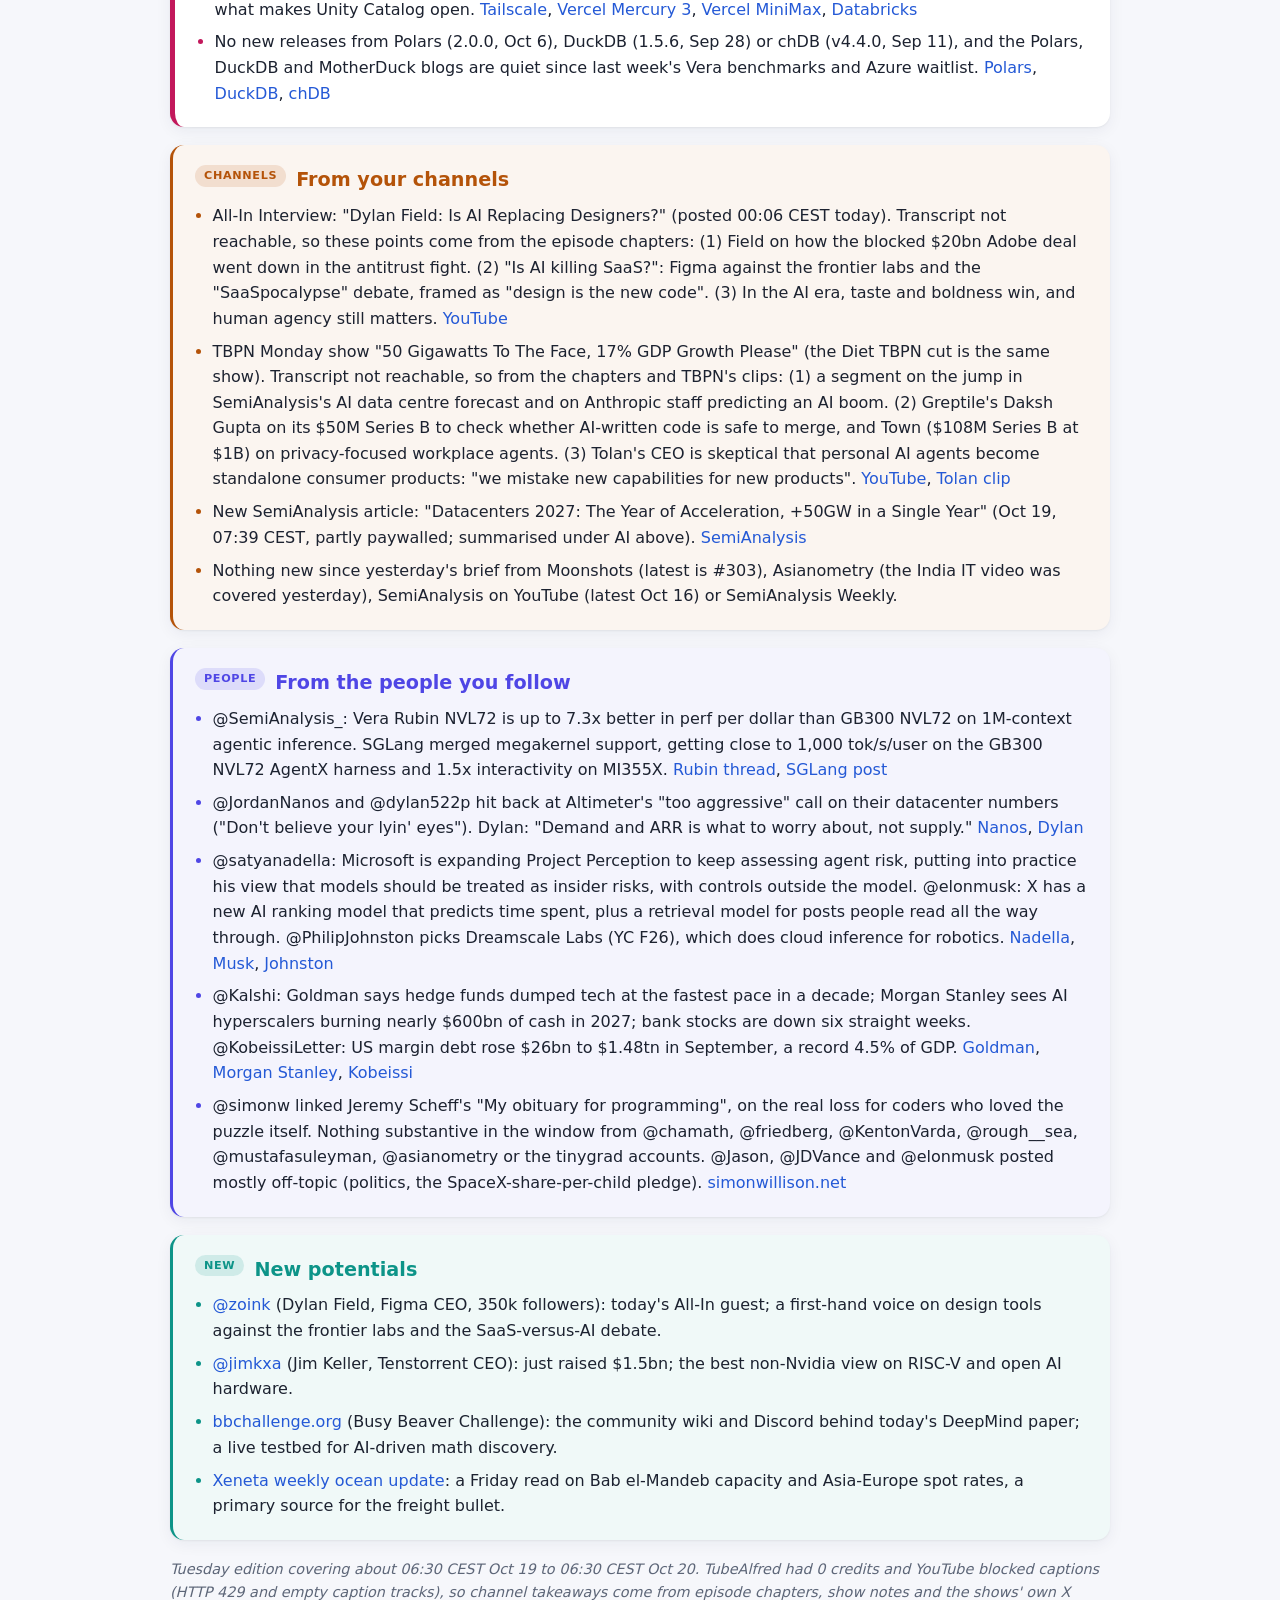
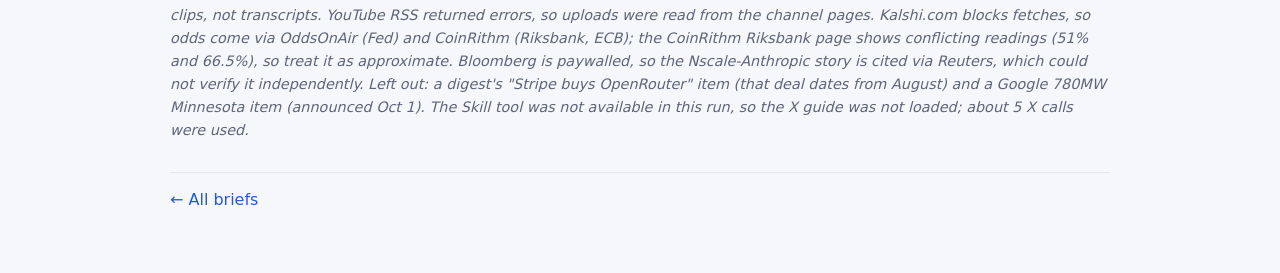
<file: briefs/2026-10-20.html>
<!doctype html><html lang="en"><head><meta charset="utf-8"><meta name="viewport" content="width=device-width,initial-scale=1">
<title>Oskar's Daily Brief · 2026-10-20</title><link rel="stylesheet" href="../style.css?v=2"></head><body><main>
<header class="topbar"><a class="brand" href="../">Oskar's Daily Brief</a><a href="../">&larr; All briefs</a></header>
<div class="masthead"><div class="kicker">Tuesday, October 20, 2026</div><h1>French bonds crack, Nscale courts Anthropic for $45bn, Saudi shelves FII, SemiAnalysis sees +50GW in 2027</h1></div>
<div class="kicker">Top stories</div>
<section class="hero">
<!-- STORY: class one of ai|macro|sea|sci|data --><article class="story macro"><span class="chip">Macro</span><h3>French riots push the OAT-Bund spread to its widest close since 2012</h3><p>French 10y up 10bp to 4.89%, spread 143.6bp, CAC -1.1%, euro $1.12. Moody's reviews France on Friday.</p><a href="https://www.theguardian.com/business/live/2026/oct/19/exports-lift-china-economic-growth-french-protests-pressure-euro-bonds-latest-business-live-updates">Guardian &rarr;</a></article>
<!-- STORY: class one of ai|macro|sea|sci|data --><article class="story ai"><span class="chip">AI</span><h3>Nscale in talks to sell Anthropic about $45bn of compute</h3><p>For a second facility at its Monarch campus in West Virginia, a day after Microsoft walked from Nscale's Essex site over grid delays.</p><a href="https://finance.yahoo.com/technology/ai/articles/nscale-anthropic-talks-45-billion-193754631.html">Reuters / Bloomberg &rarr;</a></article>
<!-- STORY: class one of ai|macro|sea|sci|data --><article class="story sea"><span class="chip">Red Sea</span><h3>Saudi Arabia postpones FII as the Houthi war escalates</h3><p>Houthis claim six strikes in 48h incl. Aramco Yanbu; a missile strike in Shabwa killed 53. Egypt's vote on helping Riyadh slips to Oct 26.</p><a href="https://www.aljazeera.com/news/2026/10/20/saudi-arabia-cancels-2026-davos-in-the-desert-amid-houthi-attacks">Al Jazeera &rarr;</a></article>
<!-- STORY: class one of ai|macro|sea|sci|data --><article class="story ai"><span class="chip">AI</span><h3>SemiAnalysis: +50GW of datacenters to land in 2027</h3><p>About 60GW under construction and roughly $1T of binding leases signed so far in 2026; the next shortage may be chips and memory, not power.</p><a href="https://newsletter.semianalysis.com/p/datacenters-2027-the-year-of-acceleration">SemiAnalysis &rarr;</a></article>
</section>
<section class="area ai"><h2><span class="chip">AI</span>AI build-out &amp; tools</h2><ul><li>Nscale is in talks to sell Anthropic computing power in a deal worth about $45bn for a second facility at its Monarch campus in West Virginia (Bloomberg, not independently verified by Reuters). Reuters also confirmed Microsoft's exit from the Loughton, Essex site: 23,040 GB300 GPUs and 50 MW were due early next year, but grid power is now not expected until the 2030s; Nscale filed for a US IPO last month. <a href="https://finance.yahoo.com/technology/ai/articles/nscale-anthropic-talks-45-billion-193754631.html">Reuters on the $45bn talks</a>, <a href="https://finance.yahoo.com/technology/ai/articles/microsoft-pulls-uk-nscale-data-135037959.html">Reuters on Microsoft and Loughton</a></li><li>SemiAnalysis "Datacenters 2027: The Year of Acceleration": it forecasts +50GW in a single year, with about 60GW under construction, more than 24GW at 40 campuses already in advanced construction, and slightly under $1T of binding datacenter leases signed in 2026 so far. It directly rebuts Brad Gerstner's "about 25GW" hunch from All-In and flags memory and logic as the possible #1 constraint in 2027-28. <a href="https://newsletter.semianalysis.com/p/datacenters-2027-the-year-of-acceleration">SemiAnalysis newsletter</a></li><li>Tenstorrent (Jim Keller) closed a $1.5bn Series E at a $6.2bn post-money valuation, more than double its late-2024 mark, led by Trace Capital and Innovation X, to scale its Galaxy AI servers and RISC-V IP licensing. Microsoft also signed a 20-year, roughly 1.1GW power deal with NiSource for a northern Indiana campus starting in 2028. <a href="https://tenstorrent.com/en/newsroom/tenstorrent-announces-series-e">Tenstorrent</a>, <a href="https://techcrunch.com/2026/10/19/tenstorrent-hits-6-2b-valuation-to-scale-open-weight-ai-chips/">TechCrunch</a>, <a href="https://www.privateinfrastructuredaily.com/story/microsoft-signs-20-year-nisource-power-deal-for-northern-indiana-data-center">NiSource deal (via DCD)</a></li><li>New models and policy: Nvidia released open-weight Nemotron 3.5 Super VL (120B, for enterprise agents) and the Bolt 74B-A9B model for local agents on RTX Spark AI PCs and DGX Spark (Bolt E4B later this month). Separately, DHS ordered federal civilian agencies to remove DeepSeek products and stop buying them; the order was posted Oct 19. <a href="https://techcrunch.com/2026/10/19/nvidia-launches-new-open-models-to-run-agents-in-the-enterprise-and-on-pcs/">TechCrunch on Nemotron 3.5</a>, <a href="https://www.bbc.com/news/articles/cjkgeq0k1wevo">BBC on the DeepSeek ban</a></li></ul></section>
<section class="area macro"><h2><span class="chip">Macro</span>Macroeconomics</h2><ul><li>Europe sold off on France's weekend riots (nearly 2,400 arrests): CAC 40 -1.1%, DAX -1.2%, FTSE 100 -1.1%, FTSE MIB -1.6%. The French 10y rose 10bp to 4.89% and the spread over Bunds hit 143.6bp, the widest close since early 2012; the euro slipped to $1.1211 and sterling hit a 17-month high against it. Moody's reviews France on Friday. <a href="https://www.theguardian.com/business/live/2026/oct/19/exports-lift-china-economic-growth-french-protests-pressure-euro-bonds-latest-business-live-updates">Guardian live</a>, <a href="https://www.afp.com/en/european-stocks-fall-unrest-france-nasdaq-bounces">AFP closing levels</a></li><li>Wall Street bounced on tech: S&amp;P 500 +0.4% to 7,690.73, Nasdaq +1.1%, Dow -0.1%. But yields kept climbing: US 10y +4bp to 5.146%, 30y 5.478%, 2y 4.772%, after last week's hot 6.3% PPI and 3.7% CPI. WTI +2.2% to $103.66 while Brent eased to $109.55. US housing starts are due today. <a href="https://www.cnbc.com/2026/10/19/bonds-treasurys-us-yields.html">CNBC on Treasuries</a>, <a href="https://www.afp.com/en/european-stocks-fall-unrest-france-nasdaq-bounces">AFP</a></li><li>Asia is lower this morning ahead of the Meta, Tesla, Lam and Texas Instruments results: the Hang Seng opened -0.8% as it reopened after the holiday, the Kospi slid with chipmakers on AI capex worries, and the Nikkei dipped. BoJ Governor Ueda said on Monday that underlying inflation is "quite close" to 2%. <a href="https://gbcode.rthk.hk/TuniS/news.rthk.hk/rthk/en/component/k2/1874576-20261020.htm?spTabChangeable=0">RTHK / Reuters</a>, <a href="https://www.brecorder.com/news/40445028/nikkei-slides-as-concerns-mount-before-tech-results">Reuters via Business Recorder on Ueda</a></li><li>Sweden and the odds: the Riksbank Executive Board meets tomorrow (Oct 21) and Per Jansson speaks Oct 22, ahead of the Nov 4 decision (rate 1.75%). On Kalshi, a 25bp Riksbank hike is still the favourite but softer, at about 51% per CoinRithm's Oct 20 reading (64% yesterday, a thin market). Fed hold on Oct 28 is 86% (down 1 pt in 24h, hike 14%, as of 05:28 CEST) and ECB hold on Oct 29 is about 96%. <a href="https://www.riksbank.se/en-gb/press-and-published/calendar/">Riksbank calendar</a>, <a href="https://www.coinrithm.com/en/prediction-markets/kalshi/kxcbdsweden-26nov04">Riksbank odds</a>, <a href="https://oddsonair.live/m/kalshi/kxfeddecision-26oct/">Fed odds</a>, <a href="https://www.coinrithm.com/en/prediction-markets/kalshi/kxcbdecisioneu-26oct29">ECB odds</a></li></ul></section>
<section class="area sea"><h2><span class="chip">Red Sea</span>Red Sea shipping</h2><ul><li>The Saudi-Houthi war is escalating on land and in the air. The Houthis claim six attacks in 48h on Aramco facilities in Yanbu (on the Red Sea coast), the Shaybah field, Riyadh and Abha airports and radar sites. A Houthi ballistic missile strike on a government camp in Shabwa killed at least 53 recruits and wounded about 200. Riyadh postponed its FII conference (due Oct 26-29) to 2027 and keeps government staff working from home. <a href="https://english.news.cn/20261020/708046df596b4fdbb14e1288c5625501/c.html">Xinhua roundup</a>, <a href="https://www.nbcnews.com/world/middle-east/houthi-rebels-strike-yemen-government-forces-killing-least-53-rcna604508">AP via NBC</a>, <a href="https://www.aljazeera.com/news/2026/10/20/saudi-arabia-cancels-2026-davos-in-the-desert-amid-houthi-attacks">Al Jazeera</a></li><li>At sea it is still tense but without new hits: the German Navy's weekly report finds no further confirmed attacks on merchant ships around Bab el-Mandeb since its last update, six ships hit since the July 20 Houthi blockade of Saudi-linked vessels, and the Houthis still able to strike from inland. In Hormuz, Iran is now increasingly targeting container and cargo ships, not just tankers. <a href="https://www.worldports.org/the-risk-to-merchant-ships-remains-high/">German Navy report via World Ports Org</a></li><li>Egypt's parliament again delayed its vote on authorising military support for Saudi Arabia, now to Oct 26. An overseas combat mission needs a two-thirds majority, and the National Defence Council has already approved. <a href="https://www.aljazeera.com/news/2026/10/19/egyptian-parliament-delays-vote-on-military-support-for-saudi-arabia">Al Jazeera</a></li><li>Traffic is still coming back (latest prints from last week, next Drewry on Thursday): Clarksons via BIMCO puts Suez container capacity at 753k TEU a week in early October, 52% of 2023 levels, as Gemini moves Asia-Med loops back. Drewry's WCI rose 3% to $4,485/FEU and Shanghai-Rotterdam rose 6% to $3,522, ending a 13-week Asia-Europe decline. <a href="https://www.maritimenews.com/container-shipping/suez-transits-recover-container-shipping-growth">Maritime News weekly</a></li></ul></section>
<section class="area sci"><h2><span class="chip">Science</span>Science &amp; CS</h2><ul><li>Google DeepMind on the Busy Beaver frontier (arXiv 2610.22603): a Gemini agent pipeline (pattern detection, conjecture, informal proof, then Lean 4) found and formally verified Collatz-like accelerations for 11 previously unanalysed BB(6) holdouts, provisionally new "Cryptids", and proved 15 more the community had only conjectured. <a href="https://arxiv.org/abs/2610.22603">arXiv</a></li><li>Nature Aging (Sereda et al., with a News &amp; Views): chaperone-mediated autophagy declines with age, raising the senescent-cell burden partly because macrophages stop clearing those cells, which promotes tissue dysfunction and systemic ageing. <a href="https://www.nature.com/articles/s43587-026-01264-2">Nature Aging</a></li><li>Nature Genetics: a map of alternative polyadenylation (3' mRNA end choice) across 379 human brains links genetic variation in 3'-UTR choice to brain-disease risk loci, a regulatory layer that RNA abundance alone misses. <a href="https://www.nature.com/articles/s41588-026-02791-9">Nature Genetics</a></li><li>Nature research highlights: an improved optical cavity photon collector could link several neutral-atom quantum arrays into larger machines (Stanford), and a US rapid chemical-fingerprinting programme is tracking a widening range of toxic adulterants in street fentanyl. <a href="https://www.nature.com/articles/d41586-026-03237-2">quantum interconnect</a>, <a href="https://www.nature.com/articles/d41586-026-03317-3">fentanyl</a></li></ul></section>
<section class="area data"><h2><span class="chip">Data &amp; Cloud</span>Data engineering &amp; AI cloud</h2><ul><li>ClickHouse shipped three more patch releases on Oct 19: v26.9.22.3-stable, v26.8.31.2-lts and v26.3.56.2-lts. On the blog, Postgres wait events are now in Query Insights for ClickHouse Managed Postgres (with an "ask ClickHouse Agents" flow), and Jump Trading described running 80-200 TB a day of order and trade logs on ClickHouse for 7+ years. <a href="https://github.com/ClickHouse/ClickHouse/releases">GitHub</a>, <a href="https://clickhouse.com/blog/postgres-wait-events-query-insights">ClickHouse blog</a>, <a href="https://x.com/ClickHouseDB/status/2112258135901536507">Jump Trading post</a></li><li>Cloudflare cut the cost of its internal AI code reviewer by 68%, from $2.43 to $0.77 per review, and the median review time fell from 4m09s to 1m32s. About 40% came from sharing one cached prompt prefix across repos and reviewers, plus fewer calls; the rest came from model and effort swaps (Sonnet 5.5 used 47-62% fewer tokens than Sonnet 5). It also previewed Clairic, an extraction model on Workers AI. <a href="https://blog.cloudflare.com/obsessive-inference-optimization/">Cloudflare blog</a>, <a href="https://blog.cloudflare.com/clairic-extraction-model/">Clairic</a></li><li>Tailscale launched the MagicRoute beta: clients choose the nearest healthy subnet router or app connector by coarse location and stick with it, replacing flappy DERP-region routing (Premium and Enterprise). Vercel AI Gateway added Inception's Mercury 3 diffusion LLM and MiniMax M3.1 Flash (free); Databricks posted on what makes Unity Catalog open. <a href="https://tailscale.com/blog/magicroute-beta">Tailscale</a>, <a href="https://vercel.com/changelog/mercury-3-now-available-on-ai-gateway">Vercel Mercury 3</a>, <a href="https://vercel.com/changelog/minimax-m3-1-flash-now-available-on-ai-gateway-for-free">Vercel MiniMax</a>, <a href="https://www.databricks.com/blog/what-makes-catalog-open-unity-catalog-advances-open-lakehouse">Databricks</a></li><li>No new releases from Polars (2.0.0, Oct 6), DuckDB (1.5.6, Sep 28) or chDB (v4.4.0, Sep 11), and the Polars, DuckDB and MotherDuck blogs are quiet since last week's Vera benchmarks and Azure waitlist. <a href="https://github.com/pola-rs/polars/releases">Polars</a>, <a href="https://github.com/duckdb/duckdb/releases">DuckDB</a>, <a href="https://github.com/chdb-io/chdb/releases">chDB</a></li></ul></section>
<section class="area channels extra"><h2><span class="chip">Channels</span>From your channels</h2><ul><li>All-In Interview: "Dylan Field: Is AI Replacing Designers?" (posted 00:06 CEST today). Transcript not reachable, so these points come from the episode chapters: (1) Field on how the blocked $20bn Adobe deal went down in the antitrust fight. (2) "Is AI killing SaaS?": Figma against the frontier labs and the "SaaSpocalypse" debate, framed as "design is the new code". (3) In the AI era, taste and boldness win, and human agency still matters. <a href="https://www.youtube.com/watch?v=2Zj6uMv3kTA">YouTube</a></li><li>TBPN Monday show "50 Gigawatts To The Face, 17% GDP Growth Please" (the Diet TBPN cut is the same show). Transcript not reachable, so from the chapters and TBPN's clips: (1) a segment on the jump in SemiAnalysis's AI data centre forecast and on Anthropic staff predicting an AI boom. (2) Greptile's Daksh Gupta on its $50M Series B to check whether AI-written code is safe to merge, and Town ($108M Series B at $1B) on privacy-focused workplace agents. (3) Tolan's CEO is skeptical that personal AI agents become standalone consumer products: "we mistake new capabilities for new products". <a href="https://www.youtube.com/watch?v=gh-8LhMHHjA">YouTube</a>, <a href="https://x.com/tbpn/status/2112312878888112490">Tolan clip</a></li><li>New SemiAnalysis article: "Datacenters 2027: The Year of Acceleration, +50GW in a Single Year" (Oct 19, 07:39 CEST, partly paywalled; summarised under AI above). <a href="https://newsletter.semianalysis.com/p/datacenters-2027-the-year-of-acceleration">SemiAnalysis</a></li><li>Nothing new since yesterday's brief from Moonshots (latest is #303), Asianometry (the India IT video was covered yesterday), SemiAnalysis on YouTube (latest Oct 16) or SemiAnalysis Weekly.</li></ul></section>
<section class="area people extra"><h2><span class="chip">People</span>From the people you follow</h2><ul><li>@SemiAnalysis_: Vera Rubin NVL72 is up to 7.3x better in perf per dollar than GB300 NVL72 on 1M-context agentic inference. SGLang merged megakernel support, getting close to 1,000 tok/s/user on the GB300 NVL72 AgentX harness and 1.5x interactivity on MI355X. <a href="https://x.com/SemiAnalysis_/status/2112379877621919877">Rubin thread</a>, <a href="https://x.com/SemiAnalysis_/status/2112347284713148746">SGLang post</a></li><li>@JordanNanos and @dylan522p hit back at Altimeter's "too aggressive" call on their datacenter numbers ("Don't believe your lyin' eyes"). Dylan: "Demand and ARR is what to worry about, not supply." <a href="https://x.com/JordanNanos/status/2112087321520783758">Nanos</a>, <a href="https://x.com/dylan522p/status/2112251654884196367">Dylan</a></li><li>@satyanadella: Microsoft is expanding Project Perception to keep assessing agent risk, putting into practice his view that models should be treated as insider risks, with controls outside the model. @elonmusk: X has a new AI ranking model that predicts time spent, plus a retrieval model for posts people read all the way through. @PhilipJohnston picks Dreamscale Labs (YC F26), which does cloud inference for robotics. <a href="https://x.com/satyanadella/status/2112168320946634932">Nadella</a>, <a href="https://x.com/elonmusk/status/2112373713937084809">Musk</a>, <a href="https://x.com/PhilipJohnston/status/2112323554608079145">Johnston</a></li><li>@Kalshi: Goldman says hedge funds dumped tech at the fastest pace in a decade; Morgan Stanley sees AI hyperscalers burning nearly $600bn of cash in 2027; bank stocks are down six straight weeks. @KobeissiLetter: US margin debt rose $26bn to $1.48tn in September, a record 4.5% of GDP. <a href="https://x.com/Kalshi/status/2112378276673114207">Goldman</a>, <a href="https://x.com/Kalshi/status/2112355624927318156">Morgan Stanley</a>, <a href="https://x.com/KobeissiLetter/status/2112308429633032284">Kobeissi</a></li><li>@simonw linked Jeremy Scheff's "My obituary for programming", on the real loss for coders who loved the puzzle itself. Nothing substantive in the window from @chamath, @friedberg, @KentonVarda, @rough__sea, @mustafasuleyman, @asianometry or the tinygrad accounts. @Jason, @JDVance and @elonmusk posted mostly off-topic (politics, the SpaceX-share-per-child pledge). <a href="https://simonwillison.net/2026/Oct/19/my-obituary-for-programming/">simonwillison.net</a></li></ul></section>
<section class="area potentials extra"><h2><span class="chip">New</span>New potentials</h2><ul><li><a href="https://x.com/zoink">@zoink</a> (Dylan Field, Figma CEO, 350k followers): today's All-In guest; a first-hand voice on design tools against the frontier labs and the SaaS-versus-AI debate.</li><li><a href="https://x.com/jimkxa">@jimkxa</a> (Jim Keller, Tenstorrent CEO): just raised $1.5bn; the best non-Nvidia view on RISC-V and open AI hardware.</li><li><a href="https://bbchallenge.org">bbchallenge.org</a> (Busy Beaver Challenge): the community wiki and Discord behind today's DeepMind paper; a live testbed for AI-driven math discovery.</li><li><a href="https://www.xeneta.com/news">Xeneta weekly ocean update</a>: a Friday read on Bab el-Mandeb capacity and Asia-Europe spot rates, a primary source for the freight bullet.</li></ul></section>
<p class="note">Tuesday edition covering about 06:30 CEST Oct 19 to 06:30 CEST Oct 20. TubeAlfred had 0 credits and YouTube blocked captions (HTTP 429 and empty caption tracks), so channel takeaways come from episode chapters, show notes and the shows' own X clips, not transcripts. YouTube RSS returned errors, so uploads were read from the channel pages. Kalshi.com blocks fetches, so odds come via OddsOnAir (Fed) and CoinRithm (Riksbank, ECB); the CoinRithm Riksbank page shows conflicting readings (51% and 66.5%), so treat it as approximate. Bloomberg is paywalled, so the Nscale-Anthropic story is cited via Reuters, which could not verify it independently. Left out: a digest's "Stripe buys OpenRouter" item (that deal dates from August) and a Google 780MW Minnesota item (announced Oct 1). The Skill tool was not available in this run, so the X guide was not loaded; about 5 X calls were used.</p>
<footer><a href="../">&larr; All briefs</a></footer></main></body></html>
</file>
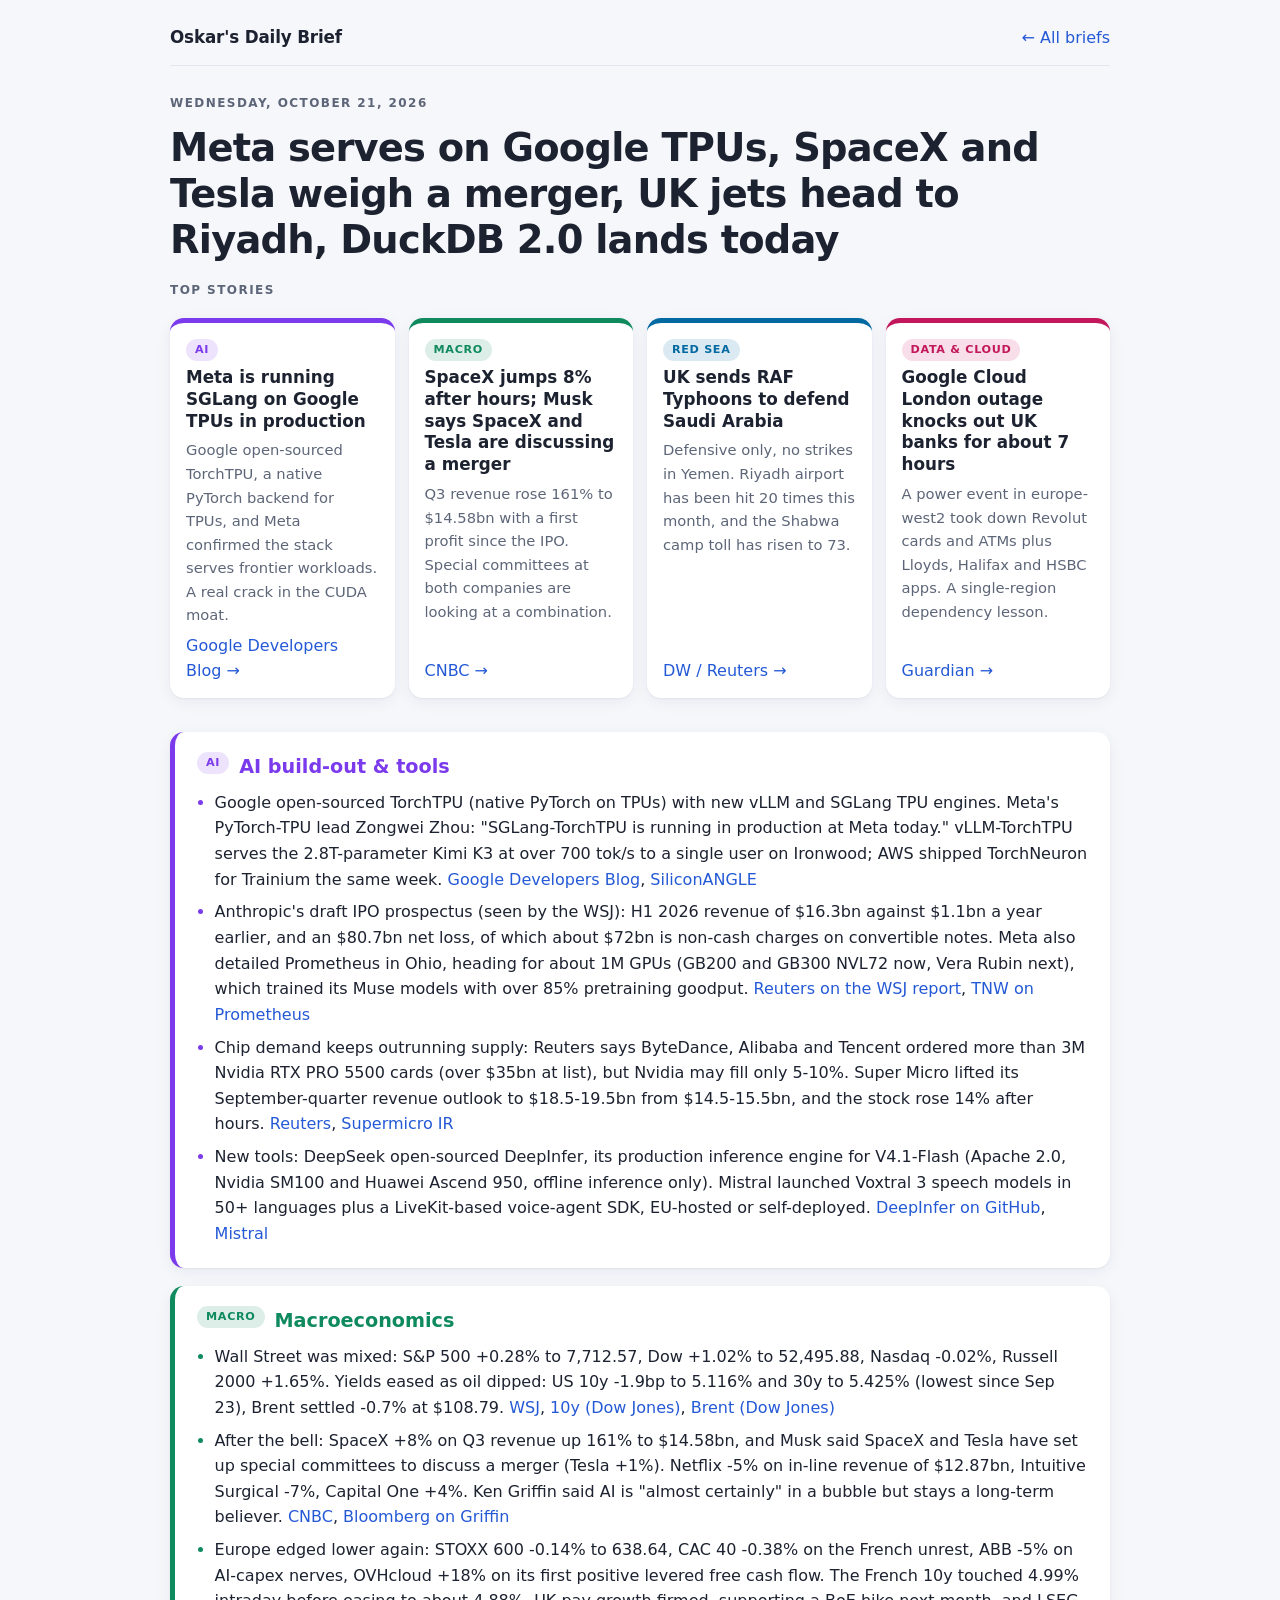
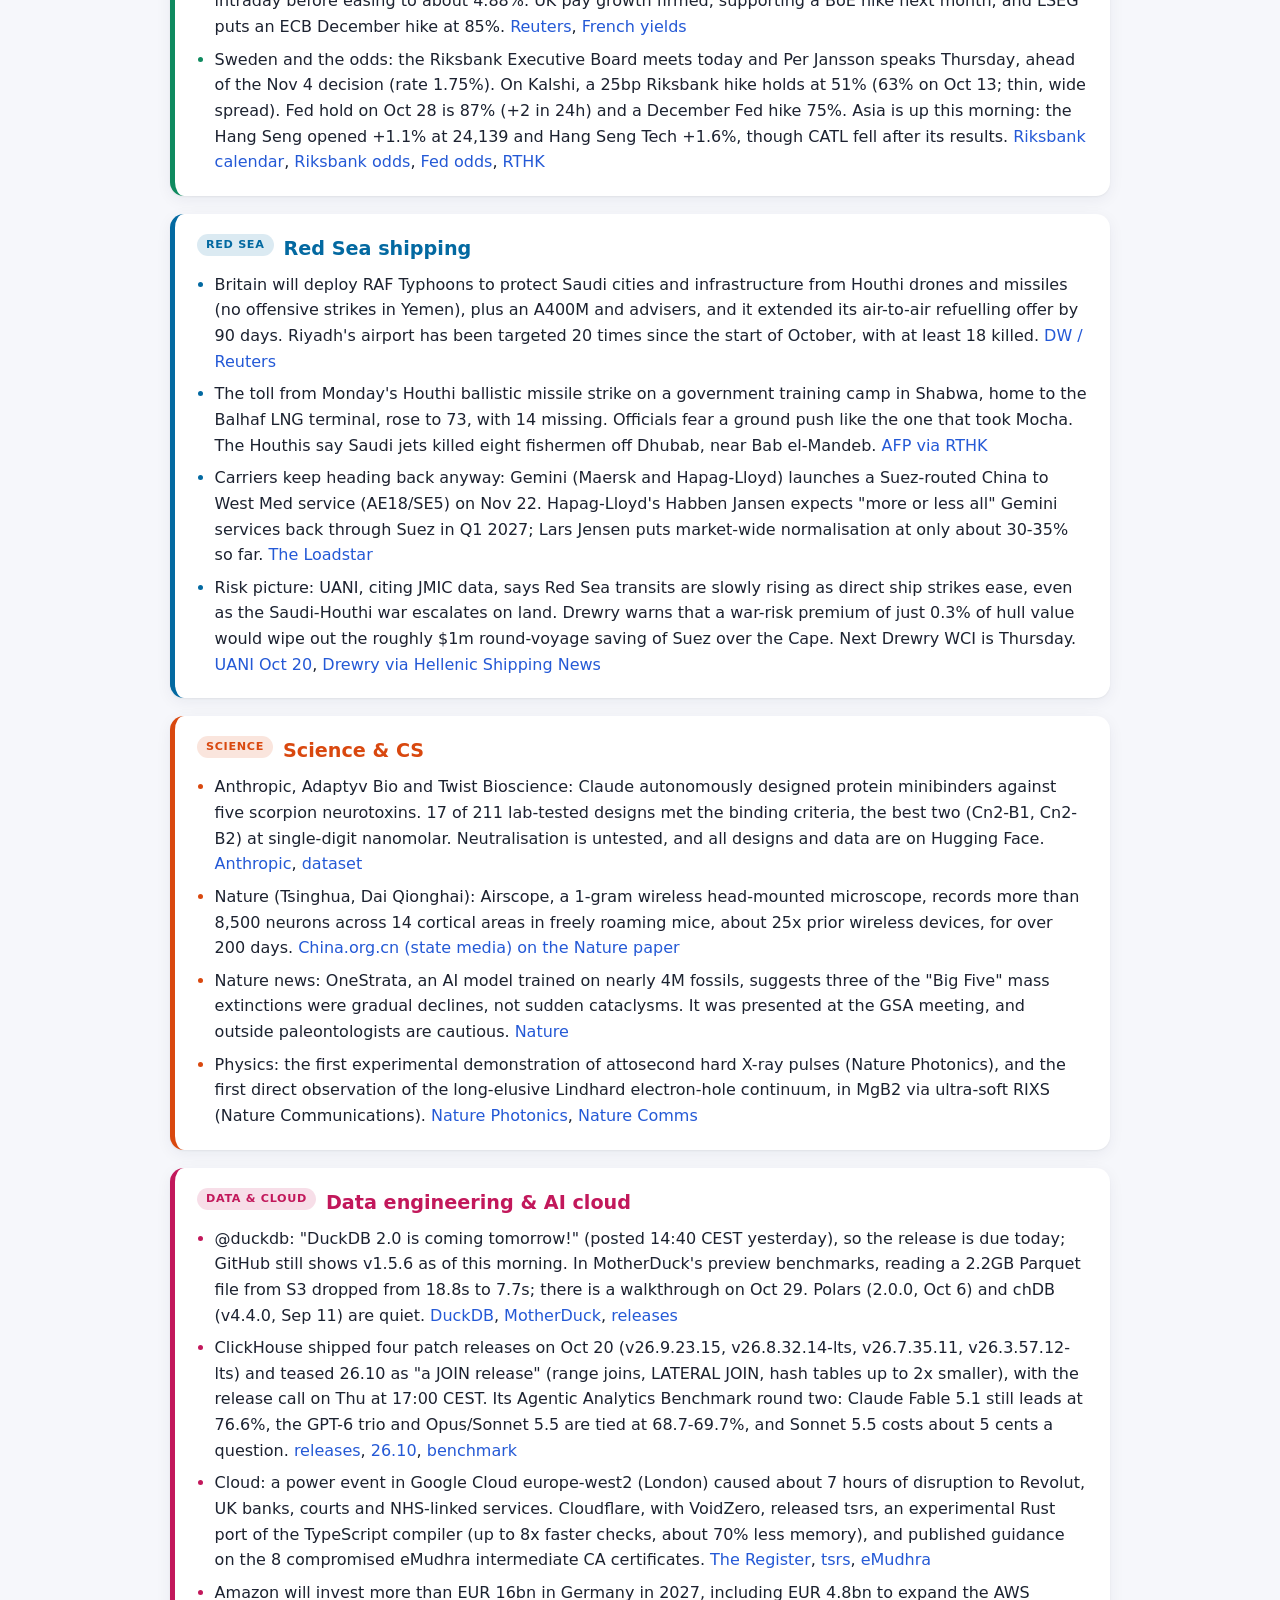
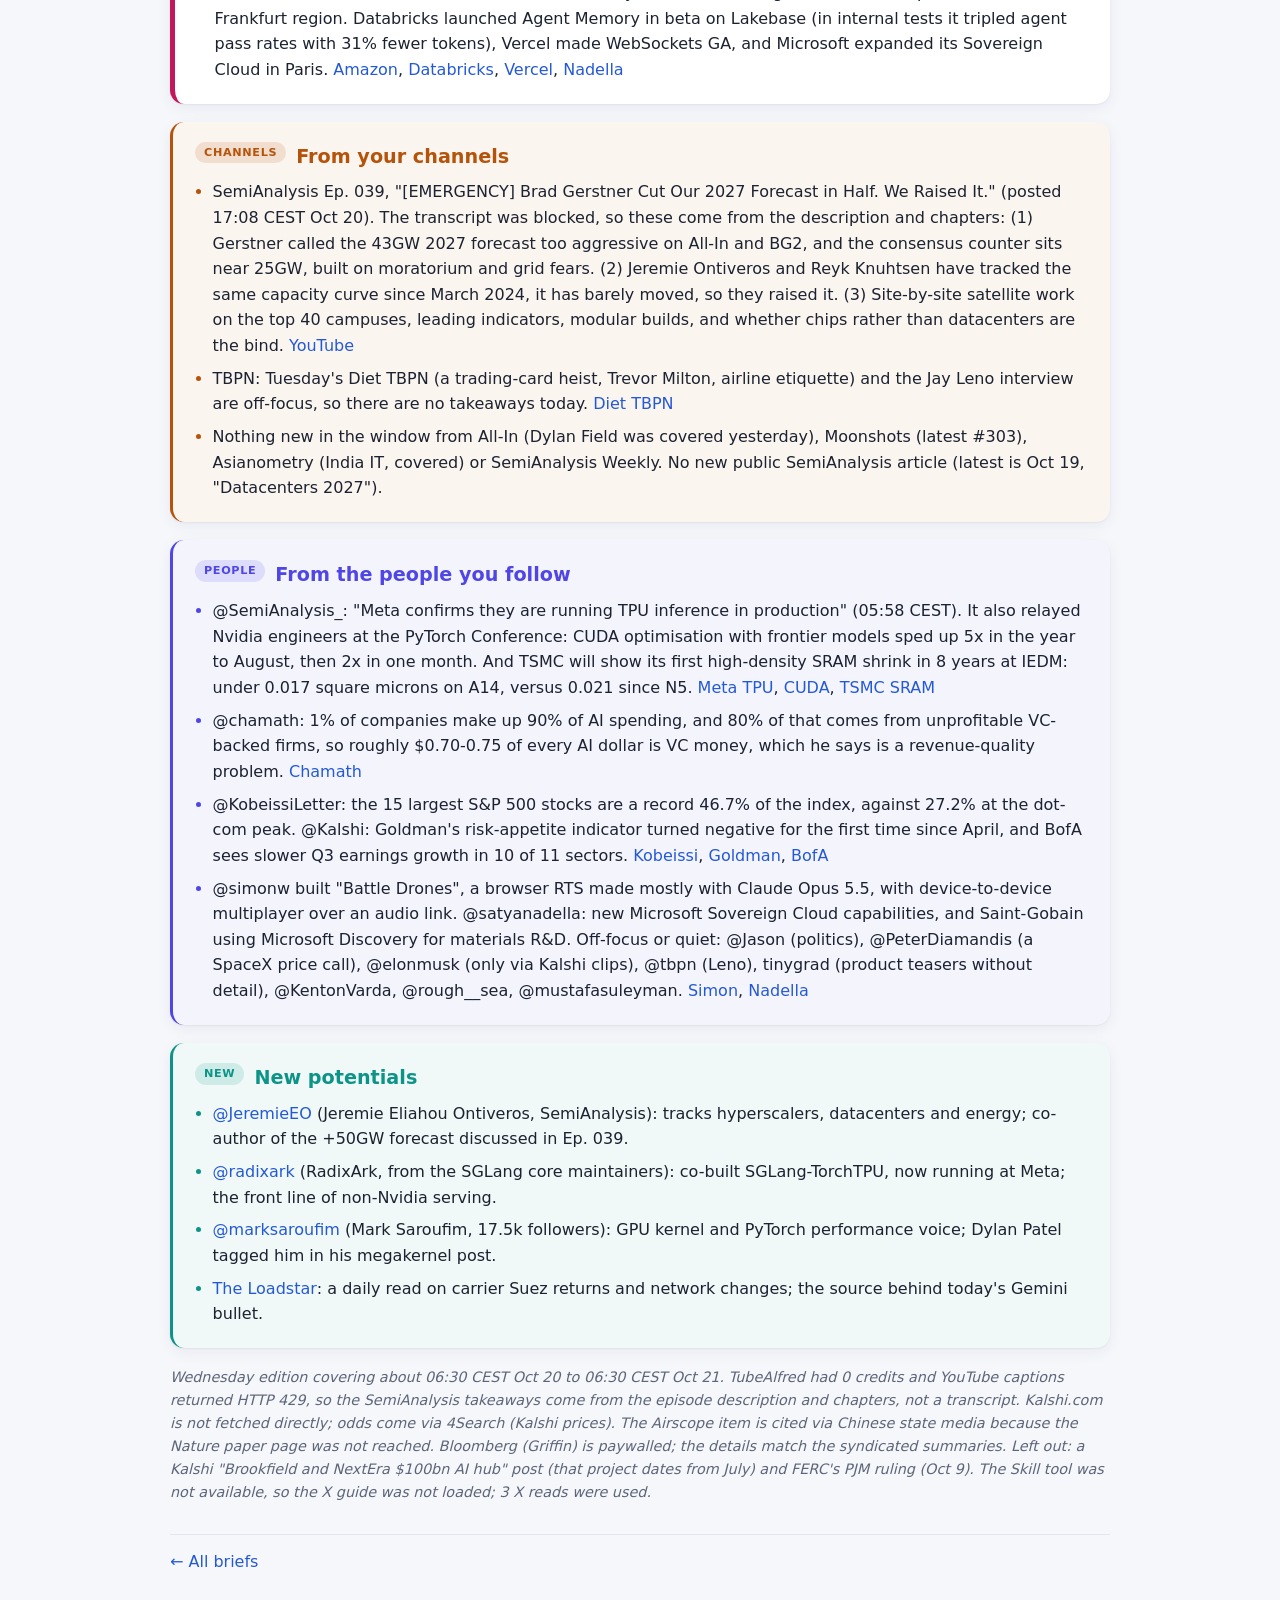
<file: briefs/2026-10-21.html>
<!doctype html><html lang="en"><head><meta charset="utf-8"><meta name="viewport" content="width=device-width,initial-scale=1">
<title>Oskar's Daily Brief · 2026-10-21</title><link rel="stylesheet" href="../style.css?v=2"></head><body><main>
<header class="topbar"><a class="brand" href="../">Oskar's Daily Brief</a><a href="../">&larr; All briefs</a></header>
<div class="masthead"><div class="kicker">Wednesday, October 21, 2026</div><h1>Meta serves on Google TPUs, SpaceX and Tesla weigh a merger, UK jets head to Riyadh, DuckDB 2.0 lands today</h1></div>
<div class="kicker">Top stories</div>
<section class="hero">
<!-- STORY: class one of ai|macro|sea|sci|data --><article class="story ai"><span class="chip">AI</span><h3>Meta is running SGLang on Google TPUs in production</h3><p>Google open-sourced TorchTPU, a native PyTorch backend for TPUs, and Meta confirmed the stack serves frontier workloads. A real crack in the CUDA moat.</p><a href="https://developers.googleblog.com/announcing-new-vllm-and-sglang-inference-engines-on-tpu/">Google Developers Blog &rarr;</a></article>
<!-- STORY: class one of ai|macro|sea|sci|data --><article class="story macro"><span class="chip">Macro</span><h3>SpaceX jumps 8% after hours; Musk says SpaceX and Tesla are discussing a merger</h3><p>Q3 revenue rose 161% to $14.58bn with a first profit since the IPO. Special committees at both companies are looking at a combination.</p><a href="https://www.cnbc.com/2026/10/20/stocks-making-the-biggest-moves-after-hours-isrg-nflx-spcx.html">CNBC &rarr;</a></article>
<!-- STORY: class one of ai|macro|sea|sci|data --><article class="story sea"><span class="chip">Red Sea</span><h3>UK sends RAF Typhoons to defend Saudi Arabia</h3><p>Defensive only, no strikes in Yemen. Riyadh airport has been hit 20 times this month, and the Shabwa camp toll has risen to 73.</p><a href="https://www.dw.com/en/united-kingdom-uk-saudi-arabia-houthis-yemen/a-79718467">DW / Reuters &rarr;</a></article>
<!-- STORY: class one of ai|macro|sea|sci|data --><article class="story data"><span class="chip">Data &amp; Cloud</span><h3>Google Cloud London outage knocks out UK banks for about 7 hours</h3><p>A power event in europe-west2 took down Revolut cards and ATMs plus Lloyds, Halifax and HSBC apps. A single-region dependency lesson.</p><a href="https://www.theguardian.com/business/2026/oct/20/revolut-down-app-cards-service-disruption">Guardian &rarr;</a></article>
</section>
<section class="area ai"><h2><span class="chip">AI</span>AI build-out &amp; tools</h2><ul><li>Google open-sourced TorchTPU (native PyTorch on TPUs) with new vLLM and SGLang TPU engines. Meta's PyTorch-TPU lead Zongwei Zhou: "SGLang-TorchTPU is running in production at Meta today." vLLM-TorchTPU serves the 2.8T-parameter Kimi K3 at over 700 tok/s to a single user on Ironwood; AWS shipped TorchNeuron for Trainium the same week. <a href="https://developers.googleblog.com/announcing-new-vllm-and-sglang-inference-engines-on-tpu/">Google Developers Blog</a>, <a href="https://siliconangle.com/2026/10/20/google-unveils-torchtpu-in-a-push-to-break-nvidias-stranglehold-on-ai-compute/">SiliconANGLE</a></li><li>Anthropic's draft IPO prospectus (seen by the WSJ): H1 2026 revenue of $16.3bn against $1.1bn a year earlier, and an $80.7bn net loss, of which about $72bn is non-cash charges on convertible notes. Meta also detailed Prometheus in Ohio, heading for about 1M GPUs (GB200 and GB300 NVL72 now, Vera Rubin next), which trained its Muse models with over 85% pretraining goodput. <a href="https://www.investing.com/news/stock-market-news/anthropic-recorded-net-loss-of-over-80-billion-in-first-half-of-this-year-wsj-reports-4960917">Reuters on the WSJ report</a>, <a href="https://thenextweb.com/news/meta-prometheus-supercluster-1-million-gpus-muse">TNW on Prometheus</a></li><li>Chip demand keeps outrunning supply: Reuters says ByteDance, Alibaba and Tencent ordered more than 3M Nvidia RTX PRO 5500 cards (over $35bn at list), but Nvidia may fill only 5-10%. Super Micro lifted its September-quarter revenue outlook to $18.5-19.5bn from $14.5-15.5bn, and the stock rose 14% after hours. <a href="https://money.usnews.com/investing/news/articles/2026-10-20/exclusive-bytedance-alibaba-tencent-place-over-35-billion-worth-of-nvidia-chip-orders">Reuters</a>, <a href="https://ir.supermicro.com/news/news-details/2026/Supermicro-Provides-First-Quarter-of-Fiscal-Year-2027-Preliminary-Business-Update/default.aspx">Supermicro IR</a></li><li>New tools: DeepSeek open-sourced DeepInfer, its production inference engine for V4.1-Flash (Apache 2.0, Nvidia SM100 and Huawei Ascend 950, offline inference only). Mistral launched Voxtral 3 speech models in 50+ languages plus a LiveKit-based voice-agent SDK, EU-hosted or self-deployed. <a href="https://github.com/deepseek-ai/DeepInfer">DeepInfer on GitHub</a>, <a href="https://mistral.ai/news/voxtral-3/">Mistral</a></li></ul></section>
<section class="area macro"><h2><span class="chip">Macro</span>Macroeconomics</h2><ul><li>Wall Street was mixed: S&amp;P 500 +0.28% to 7,712.57, Dow +1.02% to 52,495.88, Nasdaq -0.02%, Russell 2000 +1.65%. Yields eased as oil dipped: US 10y -1.9bp to 5.116% and 30y to 5.425% (lowest since Sep 23), Brent settled -0.7% at $108.79. <a href="https://www.wsj.com/finance/stocks/u-s-stocks-mixed-as-strong-earnings-offset-ai-credit-fears-d55414c3">WSJ</a>, <a href="https://www.morningstar.com/news/dow-jones/202610207404/10-year-treasury-yield-falls-to-5116-data-talk">10y (Dow Jones)</a>, <a href="https://www.morningstar.com/news/dow-jones/202610207154/front-month-ice-brent-crude-fell-069-to-settle-at-10879-data-talk">Brent (Dow Jones)</a></li><li>After the bell: SpaceX +8% on Q3 revenue up 161% to $14.58bn, and Musk said SpaceX and Tesla have set up special committees to discuss a merger (Tesla +1%). Netflix -5% on in-line revenue of $12.87bn, Intuitive Surgical -7%, Capital One +4%. Ken Griffin said AI is "almost certainly" in a bubble but stays a long-term believer. <a href="https://www.cnbc.com/2026/10/20/stocks-making-the-biggest-moves-after-hours-isrg-nflx-spcx.html">CNBC</a>, <a href="https://www.bloomberg.com/news/articles/2026-10-20/ken-griffin-says-ai-almost-certainly-in-a-bubble-right-now">Bloomberg on Griffin</a></li><li>Europe edged lower again: STOXX 600 -0.14% to 638.64, CAC 40 -0.38% on the French unrest, ABB -5% on AI-capex nerves, OVHcloud +18% on its first positive levered free cash flow. The French 10y touched 4.99% intraday before easing to about 4.88%. UK pay growth firmed, supporting a BoE hike next month, and LSEG puts an ECB December hike at 85%. <a href="https://www.streetinsider.com/Reuters/European+stocks+extend+slide+as+French+unrest+rattles+investors/27208985.html">Reuters</a>, <a href="https://live.euronext.com/en/financial-news/french-bond-yields-dip-remain-near-24-year-high-volatile-trading">French yields</a></li><li>Sweden and the odds: the Riksbank Executive Board meets today and Per Jansson speaks Thursday, ahead of the Nov 4 decision (rate 1.75%). On Kalshi, a 25bp Riksbank hike holds at 51% (63% on Oct 13; thin, wide spread). Fed hold on Oct 28 is 87% (+2 in 24h) and a December Fed hike 75%. Asia is up this morning: the Hang Seng opened +1.1% at 24,139 and Hang Seng Tech +1.6%, though CATL fell after its results. <a href="https://www.riksbank.se/en-gb/press-and-published/calendar/">Riksbank calendar</a>, <a href="https://www.4search.com/finance/predictions/kalshi/kxcbdsweden-26nov04/">Riksbank odds</a>, <a href="https://www.4search.com/finance/predictions/kalshi/kxfeddecision-26oct/">Fed odds</a>, <a href="https://news.rthk.hk/rthk/en/component/k2/1874740-20261021.htm">RTHK</a></li></ul></section>
<section class="area sea"><h2><span class="chip">Red Sea</span>Red Sea shipping</h2><ul><li>Britain will deploy RAF Typhoons to protect Saudi cities and infrastructure from Houthi drones and missiles (no offensive strikes in Yemen), plus an A400M and advisers, and it extended its air-to-air refuelling offer by 90 days. Riyadh's airport has been targeted 20 times since the start of October, with at least 18 killed. <a href="https://www.dw.com/en/united-kingdom-uk-saudi-arabia-houthis-yemen/a-79718467">DW / Reuters</a></li><li>The toll from Monday's Houthi ballistic missile strike on a government training camp in Shabwa, home to the Balhaf LNG terminal, rose to 73, with 14 missing. Officials fear a ground push like the one that took Mocha. The Houthis say Saudi jets killed eight fishermen off Dhubab, near Bab el-Mandeb. <a href="https://news.rthk.hk/rthk/en/component/k2/1874704-20261021.htm">AFP via RTHK</a></li><li>Carriers keep heading back anyway: Gemini (Maersk and Hapag-Lloyd) launches a Suez-routed China to West Med service (AE18/SE5) on Nov 22. Hapag-Lloyd's Habben Jansen expects "more or less all" Gemini services back through Suez in Q1 2027; Lars Jensen puts market-wide normalisation at only about 30-35% so far. <a href="https://theloadstar.com/new-asia-med-service-from-gemini-signals-full-suez-return-by-q1/">The Loadstar</a></li><li>Risk picture: UANI, citing JMIC data, says Red Sea transits are slowly rising as direct ship strikes ease, even as the Saudi-Houthi war escalates on land. Drewry warns that a war-risk premium of just 0.3% of hull value would wipe out the roughly $1m round-voyage saving of Suez over the Cape. Next Drewry WCI is Thursday. <a href="https://www.unitedagainstnucleariran.com/analysis/iran-shipping-update-october-20-2026">UANI Oct 20</a>, <a href="https://www.hellenicshippingnews.com/back-to-suez-why-the-rush/">Drewry via Hellenic Shipping News</a></li></ul></section>
<section class="area sci"><h2><span class="chip">Science</span>Science &amp; CS</h2><ul><li>Anthropic, Adaptyv Bio and Twist Bioscience: Claude autonomously designed protein minibinders against five scorpion neurotoxins. 17 of 211 lab-tested designs met the binding criteria, the best two (Cn2-B1, Cn2-B2) at single-digit nanomolar. Neutralisation is untested, and all designs and data are on Hugging Face. <a href="https://www.anthropic.com/research/claude-scorpion-toxin-binder-design">Anthropic</a>, <a href="https://huggingface.co/datasets/Anthropic/scorpion-toxin-binder-design">dataset</a></li><li>Nature (Tsinghua, Dai Qionghai): Airscope, a 1-gram wireless head-mounted microscope, records more than 8,500 neurons across 14 cortical areas in freely roaming mice, about 25x prior wireless devices, for over 200 days. <a href="http://www.china.org.cn/2026-10/21/content_118742511.shtml">China.org.cn (state media) on the Nature paper</a></li><li>Nature news: OneStrata, an AI model trained on nearly 4M fossils, suggests three of the "Big Five" mass extinctions were gradual declines, not sudden cataclysms. It was presented at the GSA meeting, and outside paleontologists are cautious. <a href="https://www.nature.com/articles/d41586-026-03316-4">Nature</a></li><li>Physics: the first experimental demonstration of attosecond hard X-ray pulses (Nature Photonics), and the first direct observation of the long-elusive Lindhard electron-hole continuum, in MgB2 via ultra-soft RIXS (Nature Communications). <a href="https://www.nature.com/articles/s41566-026-02026-7">Nature Photonics</a>, <a href="https://www.nature.com/articles/s41467-026-78503-y">Nature Comms</a></li></ul></section>
<section class="area data"><h2><span class="chip">Data &amp; Cloud</span>Data engineering &amp; AI cloud</h2><ul><li>@duckdb: "DuckDB 2.0 is coming tomorrow!" (posted 14:40 CEST yesterday), so the release is due today; GitHub still shows v1.5.6 as of this morning. In MotherDuck's preview benchmarks, reading a 2.2GB Parquet file from S3 dropped from 18.8s to 7.7s; there is a walkthrough on Oct 29. Polars (2.0.0, Oct 6) and chDB (v4.4.0, Sep 11) are quiet. <a href="https://x.com/duckdb/status/2112524396317262116">DuckDB</a>, <a href="https://x.com/motherduck/status/2112611937901027793">MotherDuck</a>, <a href="https://github.com/duckdb/duckdb/releases">releases</a></li><li>ClickHouse shipped four patch releases on Oct 20 (v26.9.23.15, v26.8.32.14-lts, v26.7.35.11, v26.3.57.12-lts) and teased 26.10 as "a JOIN release" (range joins, LATERAL JOIN, hash tables up to 2x smaller), with the release call on Thu at 17:00 CEST. Its Agentic Analytics Benchmark round two: Claude Fable 5.1 still leads at 76.6%, the GPT-6 trio and Opus/Sonnet 5.5 are tied at 68.7-69.7%, and Sonnet 5.5 costs about 5 cents a question. <a href="https://github.com/ClickHouse/ClickHouse/releases">releases</a>, <a href="https://x.com/ClickHouseDB/status/2112604930590556487">26.10</a>, <a href="https://clickhouse.com/blog/agentic-analytics-benchmark-round-two">benchmark</a></li><li>Cloud: a power event in Google Cloud europe-west2 (London) caused about 7 hours of disruption to Revolut, UK banks, courts and NHS-linked services. Cloudflare, with VoidZero, released tsrs, an experimental Rust port of the TypeScript compiler (up to 8x faster checks, about 70% less memory), and published guidance on the 8 compromised eMudhra intermediate CA certificates. <a href="https://www.theregister.com/paas-and-iaas/2026/10/20/google-cloud-says-a-power-event-caused-todays-outage/5304160">The Register</a>, <a href="https://blog.cloudflare.com/typescript-rust-port/">tsrs</a>, <a href="https://blog.cloudflare.com/emudhra-certificate-compromise/">eMudhra</a></li><li>Amazon will invest more than EUR 16bn in Germany in 2027, including EUR 4.8bn to expand the AWS Frankfurt region. Databricks launched Agent Memory in beta on Lakebase (in internal tests it tripled agent pass rates with 31% fewer tokens), Vercel made WebSockets GA, and Microsoft expanded its Sovereign Cloud in Paris. <a href="https://www.aboutamazon.com/company-news/amazon-germany-investment">Amazon</a>, <a href="https://www.databricks.com/blog/introducing-agent-memory-databricks">Databricks</a>, <a href="https://vercel.com/changelog/websocket-support-is-now-generally-available">Vercel</a>, <a href="https://x.com/satyanadella/status/2112474291916910752">Nadella</a></li></ul></section>
<section class="area channels extra"><h2><span class="chip">Channels</span>From your channels</h2><ul><li>SemiAnalysis Ep. 039, "[EMERGENCY] Brad Gerstner Cut Our 2027 Forecast in Half. We Raised It." (posted 17:08 CEST Oct 20). The transcript was blocked, so these come from the description and chapters: (1) Gerstner called the 43GW 2027 forecast too aggressive on All-In and BG2, and the consensus counter sits near 25GW, built on moratorium and grid fears. (2) Jeremie Ontiveros and Reyk Knuhtsen have tracked the same capacity curve since March 2024, it has barely moved, so they raised it. (3) Site-by-site satellite work on the top 40 campuses, leading indicators, modular builds, and whether chips rather than datacenters are the bind. <a href="https://www.youtube.com/watch?v=I3tNGNjYcDw">YouTube</a></li><li>TBPN: Tuesday's Diet TBPN (a trading-card heist, Trevor Milton, airline etiquette) and the Jay Leno interview are off-focus, so there are no takeaways today. <a href="https://www.youtube.com/watch?v=6Wivk48y5aM">Diet TBPN</a></li><li>Nothing new in the window from All-In (Dylan Field was covered yesterday), Moonshots (latest #303), Asianometry (India IT, covered) or SemiAnalysis Weekly. No new public SemiAnalysis article (latest is Oct 19, "Datacenters 2027").</li></ul></section>
<section class="area people extra"><h2><span class="chip">People</span>From the people you follow</h2><ul><li>@SemiAnalysis_: "Meta confirms they are running TPU inference in production" (05:58 CEST). It also relayed Nvidia engineers at the PyTorch Conference: CUDA optimisation with frontier models sped up 5x in the year to August, then 2x in one month. And TSMC will show its first high-density SRAM shrink in 8 years at IEDM: under 0.017 square microns on A14, versus 0.021 since N5. <a href="https://x.com/SemiAnalysis_/status/2112740274870837443">Meta TPU</a>, <a href="https://x.com/SemiAnalysis_/status/2112650722315510047">CUDA</a>, <a href="https://x.com/SemiAnalysis_/status/2112712165777903871">TSMC SRAM</a></li><li>@chamath: 1% of companies make up 90% of AI spending, and 80% of that comes from unprofitable VC-backed firms, so roughly $0.70-0.75 of every AI dollar is VC money, which he says is a revenue-quality problem. <a href="https://x.com/chamath/status/2112757725369348417">Chamath</a></li><li>@KobeissiLetter: the 15 largest S&amp;P 500 stocks are a record 46.7% of the index, against 27.2% at the dot-com peak. @Kalshi: Goldman's risk-appetite indicator turned negative for the first time since April, and BofA sees slower Q3 earnings growth in 10 of 11 sectors. <a href="https://x.com/KobeissiLetter/status/2112729083876405561">Kobeissi</a>, <a href="https://x.com/Kalshi/status/2112740673682079797">Goldman</a>, <a href="https://x.com/Kalshi/status/2112748210758320436">BofA</a></li><li>@simonw built "Battle Drones", a browser RTS made mostly with Claude Opus 5.5, with device-to-device multiplayer over an audio link. @satyanadella: new Microsoft Sovereign Cloud capabilities, and Saint-Gobain using Microsoft Discovery for materials R&amp;D. Off-focus or quiet: @Jason (politics), @PeterDiamandis (a SpaceX price call), @elonmusk (only via Kalshi clips), @tbpn (Leno), tinygrad (product teasers without detail), @KentonVarda, @rough__sea, @mustafasuleyman. <a href="https://x.com/simonw/status/2112630778068881543">Simon</a>, <a href="https://x.com/satyanadella/status/2112498869531754900">Nadella</a></li></ul></section>
<section class="area potentials extra"><h2><span class="chip">New</span>New potentials</h2><ul><li><a href="https://x.com/JeremieEO">@JeremieEO</a> (Jeremie Eliahou Ontiveros, SemiAnalysis): tracks hyperscalers, datacenters and energy; co-author of the +50GW forecast discussed in Ep. 039.</li><li><a href="https://x.com/radixark">@radixark</a> (RadixArk, from the SGLang core maintainers): co-built SGLang-TorchTPU, now running at Meta; the front line of non-Nvidia serving.</li><li><a href="https://x.com/marksaroufim">@marksaroufim</a> (Mark Saroufim, 17.5k followers): GPU kernel and PyTorch performance voice; Dylan Patel tagged him in his megakernel post.</li><li><a href="https://theloadstar.com/">The Loadstar</a>: a daily read on carrier Suez returns and network changes; the source behind today's Gemini bullet.</li></ul></section>
<p class="note">Wednesday edition covering about 06:30 CEST Oct 20 to 06:30 CEST Oct 21. TubeAlfred had 0 credits and YouTube captions returned HTTP 429, so the SemiAnalysis takeaways come from the episode description and chapters, not a transcript. Kalshi.com is not fetched directly; odds come via 4Search (Kalshi prices). The Airscope item is cited via Chinese state media because the Nature paper page was not reached. Bloomberg (Griffin) is paywalled; the details match the syndicated summaries. Left out: a Kalshi "Brookfield and NextEra $100bn AI hub" post (that project dates from July) and FERC's PJM ruling (Oct 9). The Skill tool was not available, so the X guide was not loaded; 3 X reads were used.</p>
<footer><a href="../">&larr; All briefs</a></footer></main></body></html>
</file>
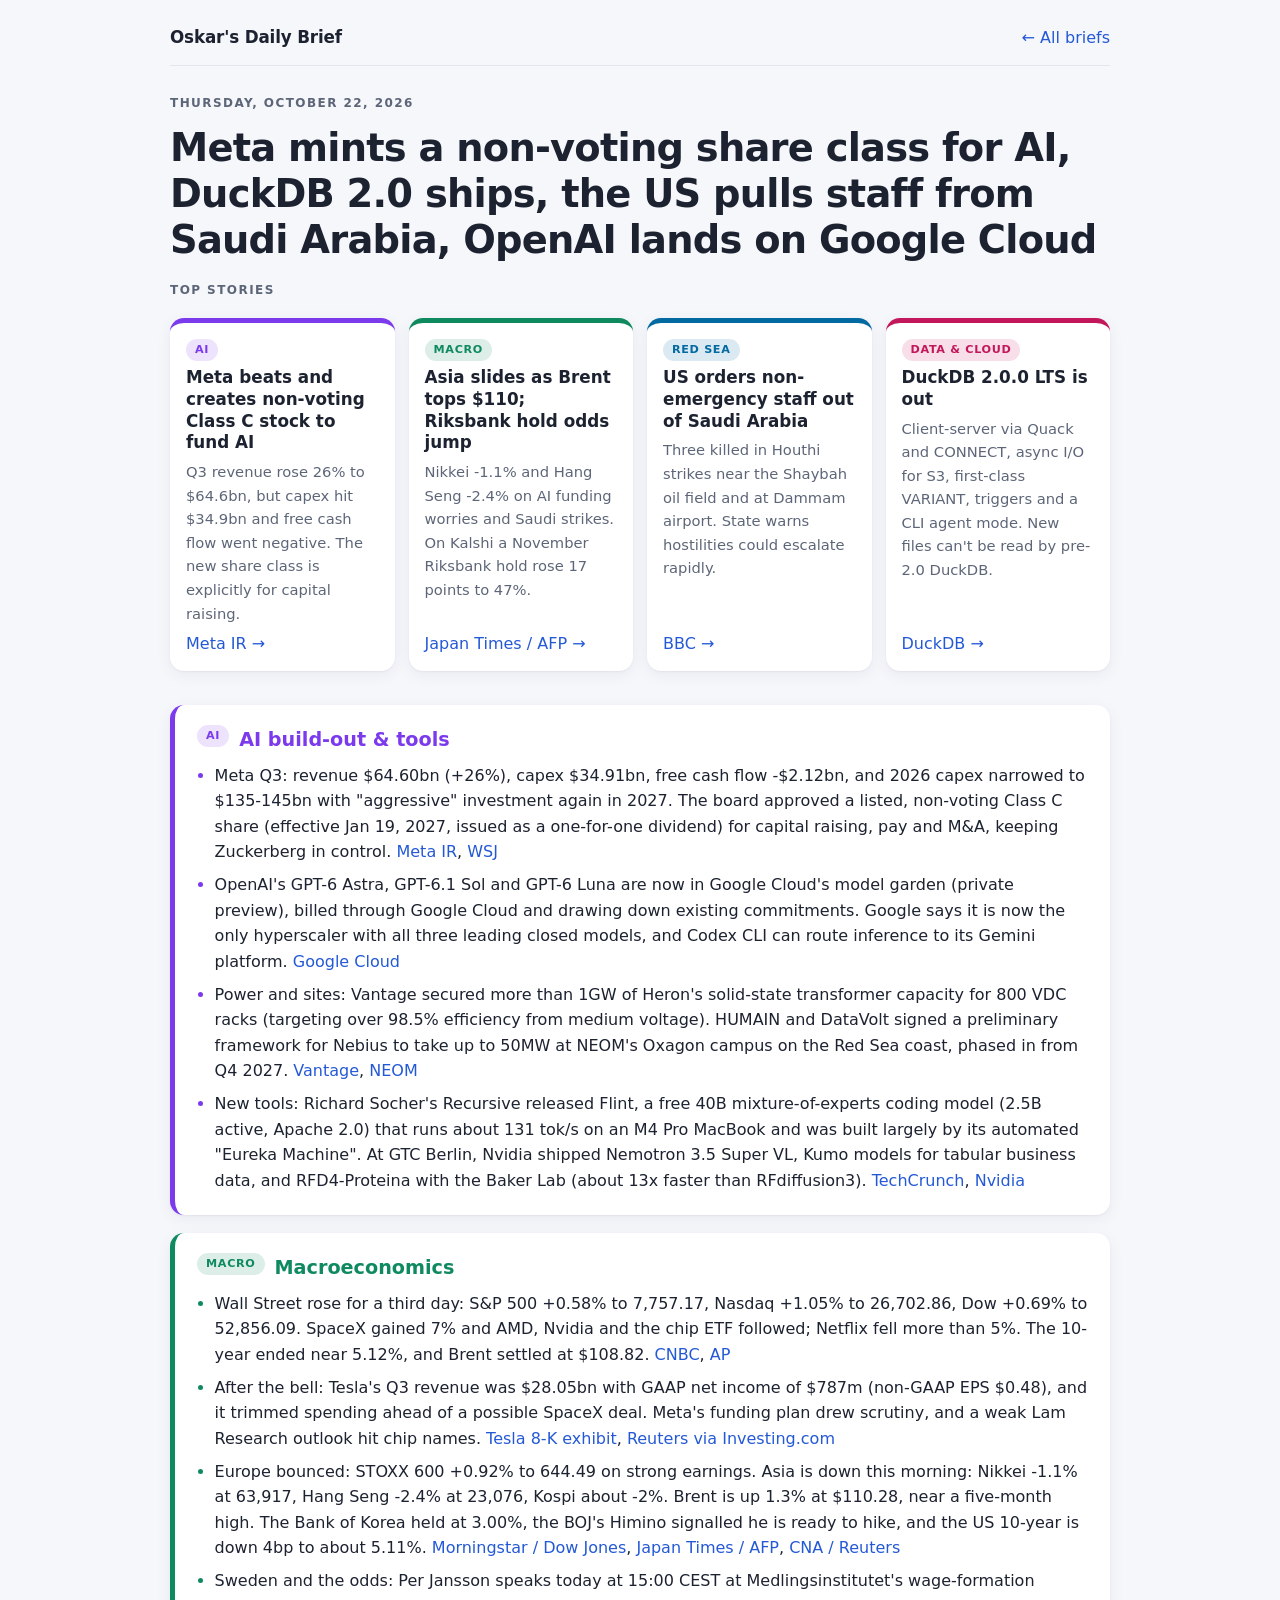
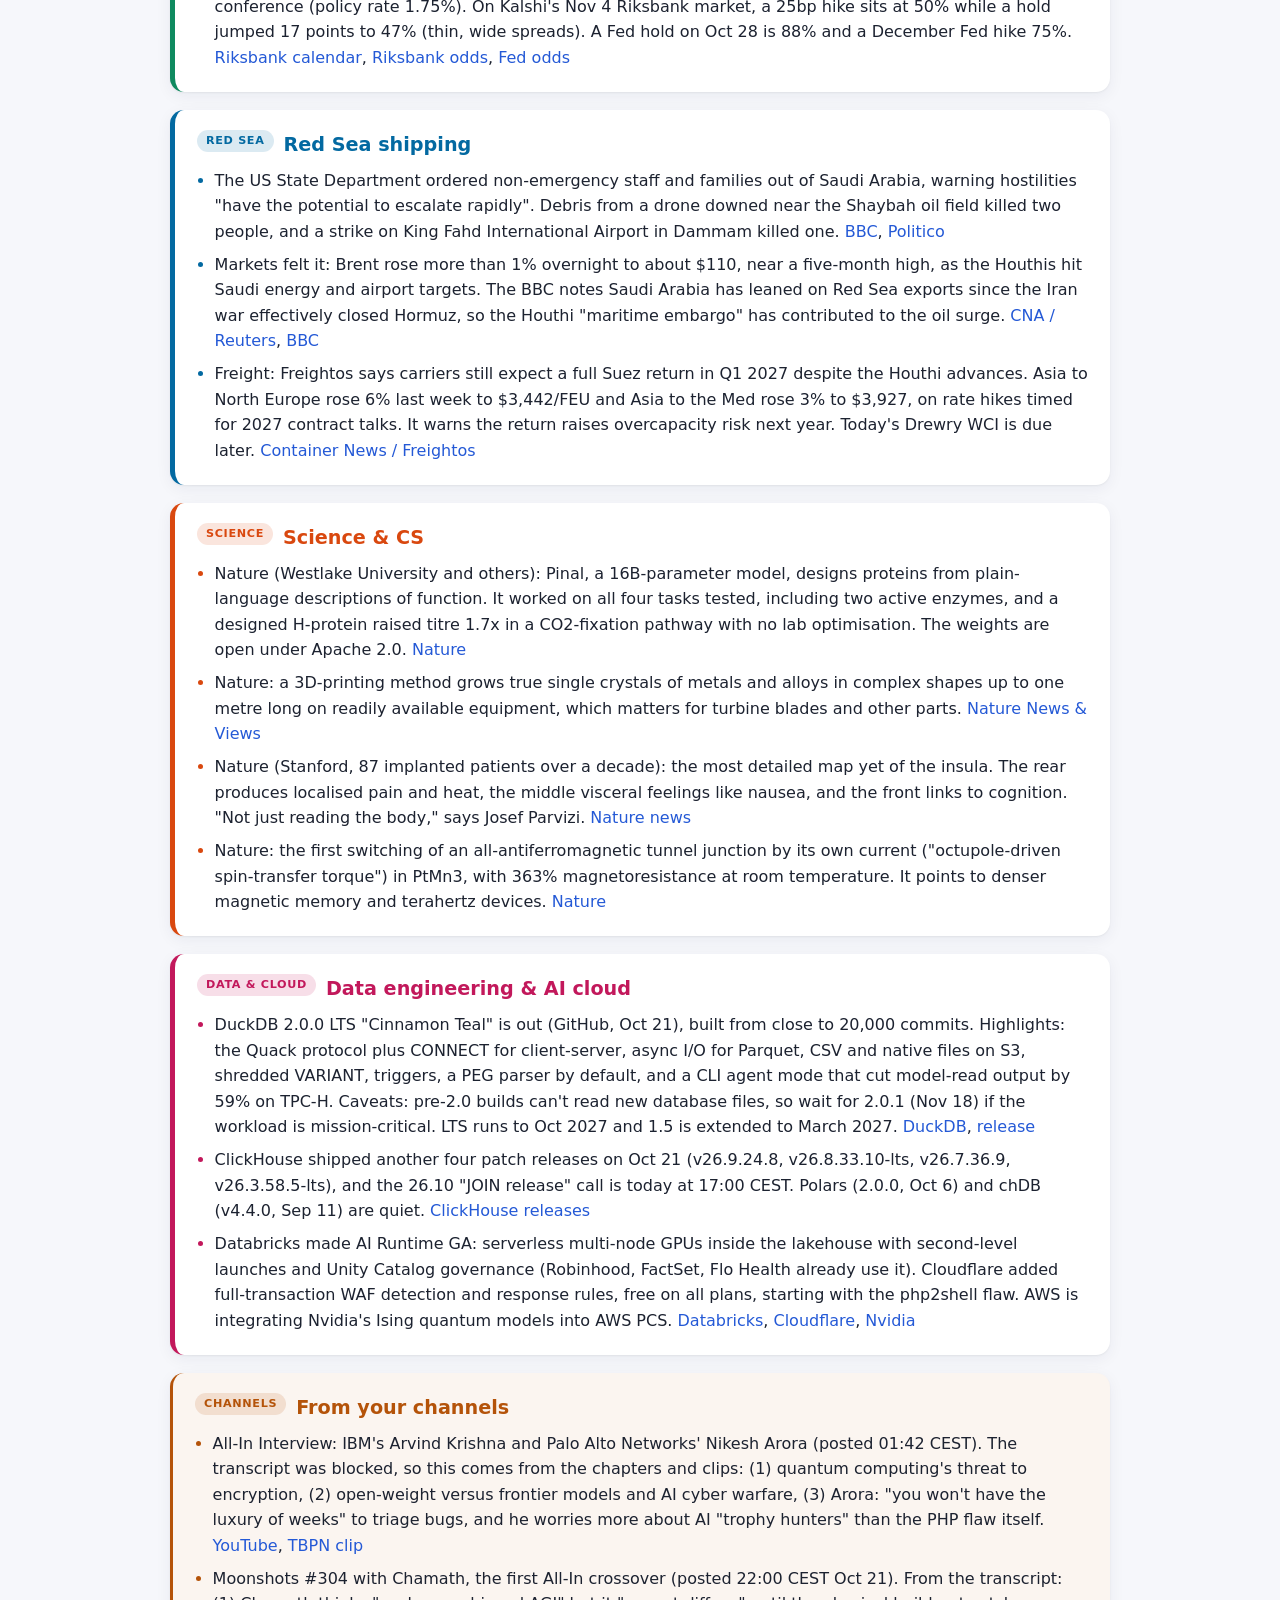
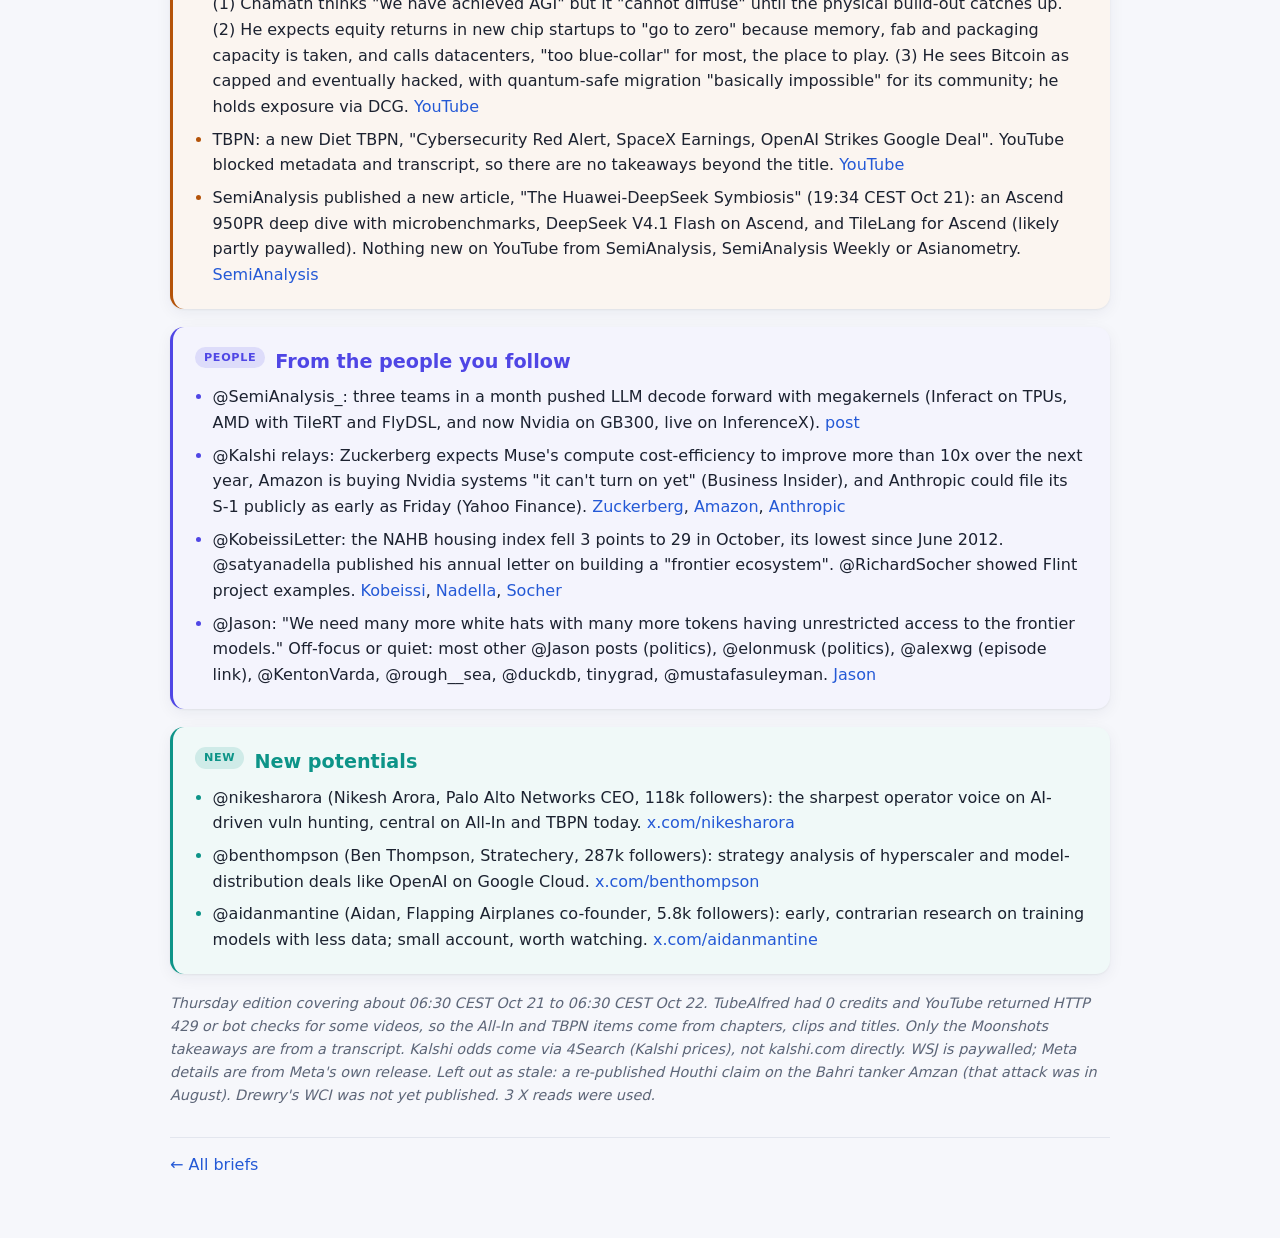
<file: briefs/2026-10-22.html>
<!doctype html><html lang="en"><head><meta charset="utf-8"><meta name="viewport" content="width=device-width,initial-scale=1">
<title>Oskar's Daily Brief · 2026-10-22</title><link rel="stylesheet" href="../style.css?v=2"></head><body><main>
<header class="topbar"><a class="brand" href="../">Oskar's Daily Brief</a><a href="../">&larr; All briefs</a></header>
<div class="masthead"><div class="kicker">Thursday, October 22, 2026</div><h1>Meta mints a non-voting share class for AI, DuckDB 2.0 ships, the US pulls staff from Saudi Arabia, OpenAI lands on Google Cloud</h1></div>
<div class="kicker">Top stories</div>
<section class="hero">
<!-- STORY: class one of ai|macro|sea|sci|data --><article class="story ai"><span class="chip">AI</span><h3>Meta beats and creates non-voting Class C stock to fund AI</h3><p>Q3 revenue rose 26% to $64.6bn, but capex hit $34.9bn and free cash flow went negative. The new share class is explicitly for capital raising.</p><a href="https://investor.atmeta.com/investor-news/press-release-details/2026/Meta-Reports-Third-Quarter-2026-Results/default.aspx">Meta IR &rarr;</a></article>
<!-- STORY: class one of ai|macro|sea|sci|data --><article class="story macro"><span class="chip">Macro</span><h3>Asia slides as Brent tops $110; Riksbank hold odds jump</h3><p>Nikkei -1.1% and Hang Seng -2.4% on AI funding worries and Saudi strikes. On Kalshi a November Riksbank hold rose 17 points to 47%.</p><a href="https://www.thejapantimes.jp/Economy/777327-asian-stocks-back-in-retreat-as-tech-mood-sours-again.html">Japan Times / AFP &rarr;</a></article>
<!-- STORY: class one of ai|macro|sea|sci|data --><article class="story sea"><span class="chip">Red Sea</span><h3>US orders non-emergency staff out of Saudi Arabia</h3><p>Three killed in Houthi strikes near the Shaybah oil field and at Dammam airport. State warns hostilities could escalate rapidly.</p><a href="https://www.bbc.com/news/articles/c6x2vpk93770o">BBC &rarr;</a></article>
<!-- STORY: class one of ai|macro|sea|sci|data --><article class="story data"><span class="chip">Data &amp; Cloud</span><h3>DuckDB 2.0.0 LTS is out</h3><p>Client-server via Quack and CONNECT, async I/O for S3, first-class VARIANT, triggers and a CLI agent mode. New files can't be read by pre-2.0 DuckDB.</p><a href="https://duckdb.org/2026/10/21/announcing-duckdb-200">DuckDB &rarr;</a></article>
</section>
<section class="area ai"><h2><span class="chip">AI</span>AI build-out &amp; tools</h2><ul><li>Meta Q3: revenue $64.60bn (+26%), capex $34.91bn, free cash flow -$2.12bn, and 2026 capex narrowed to $135-145bn with "aggressive" investment again in 2027. The board approved a listed, non-voting Class C share (effective Jan 19, 2027, issued as a one-for-one dividend) for capital raising, pay and M&amp;A, keeping Zuckerberg in control. <a href="https://investor.atmeta.com/investor-news/press-release-details/2026/Meta-Reports-Third-Quarter-2026-Results/default.aspx">Meta IR</a>, <a href="https://www.wsj.com/articles/metaplatforms-meta-3q-earnings-report-2026-stock-f28d64c2">WSJ</a></li><li>OpenAI's GPT-6 Astra, GPT-6.1 Sol and GPT-6 Luna are now in Google Cloud's model garden (private preview), billed through Google Cloud and drawing down existing commitments. Google says it is now the only hyperscaler with all three leading closed models, and Codex CLI can route inference to its Gemini platform. <a href="https://cloud.google.com/blog/products/ai-machine-learning/google-cloud-brings-openai-models-to-customers">Google Cloud</a></li><li>Power and sites: Vantage secured more than 1GW of Heron's solid-state transformer capacity for 800 VDC racks (targeting over 98.5% efficiency from medium voltage). HUMAIN and DataVolt signed a preliminary framework for Nebius to take up to 50MW at NEOM's Oxagon campus on the Red Sea coast, phased in from Q4 2027. <a href="https://vantage-dc.com/news/vantage-and-heron-power-electronics-announce-gigawatt-scale-800-vdc-agreement-to-accelerate-ai-infrastructure-delivery/">Vantage</a>, <a href="https://www.neom.com/en-us/newsroom/International-Agreement-Strengthens-Data-Center-Capabilities">NEOM</a></li><li>New tools: Richard Socher's Recursive released Flint, a free 40B mixture-of-experts coding model (2.5B active, Apache 2.0) that runs about 131 tok/s on an M4 Pro MacBook and was built largely by its automated "Eureka Machine". At GTC Berlin, Nvidia shipped Nemotron 3.5 Super VL, Kumo models for tabular business data, and RFD4-Proteina with the Baker Lab (about 13x faster than RFdiffusion3). <a href="https://techcrunch.com/2026/10/21/recursive-launches-flint-a-laptop-coding-model-it-says-was-largely-built-by-ai/">TechCrunch</a>, <a href="https://blogs.nvidia.com/blog/open-models-europe-industry/">Nvidia</a></li></ul></section>
<section class="area macro"><h2><span class="chip">Macro</span>Macroeconomics</h2><ul><li>Wall Street rose for a third day: S&amp;P 500 +0.58% to 7,757.17, Nasdaq +1.05% to 26,702.86, Dow +0.69% to 52,856.09. SpaceX gained 7% and AMD, Nvidia and the chip ETF followed; Netflix fell more than 5%. The 10-year ended near 5.12%, and Brent settled at $108.82. <a href="https://www.cnbc.com/2026/10/20/stock-market-today-live-updates.html">CNBC</a>, <a href="https://apnews.com/article/stocks-markets-rates-oil-earnings-ai-4fa93685cd49e51e7ff0d840fdd38b0d">AP</a></li><li>After the bell: Tesla's Q3 revenue was $28.05bn with GAAP net income of $787m (non-GAAP EPS $0.48), and it trimmed spending ahead of a possible SpaceX deal. Meta's funding plan drew scrutiny, and a weak Lam Research outlook hit chip names. <a href="https://www.sec.gov/Archives/edgar/data/1318605/000162828026066738/exhibit9914.htm">Tesla 8-K exhibit</a>, <a href="https://www.investing.com/news/stock-market-news/musks-tesla-revenue-beats-estimates-as-deliveries-rebound-energy-storage-grows-4963934">Reuters via Investing.com</a></li><li>Europe bounced: STOXX 600 +0.92% to 644.49 on strong earnings. Asia is down this morning: Nikkei -1.1% at 63,917, Hang Seng -2.4% at 23,076, Kospi about -2%. Brent is up 1.3% at $110.28, near a five-month high. The Bank of Korea held at 3.00%, the BOJ's Himino signalled he is ready to hike, and the US 10-year is down 4bp to about 5.11%. <a href="https://www.morningstar.com/news/dow-jones/202610217318/stoxx-europe-600-index-ends-092-higher-at-64449-data-talk">Morningstar / Dow Jones</a>, <a href="https://www.thejapantimes.jp/Economy/777327-asian-stocks-back-in-retreat-as-tech-mood-sours-again.html">Japan Times / AFP</a>, <a href="https://www.channelnewsasia.com/business/asian-markets-dip-investors-weigh-tech-earnings-gulf-tensions-6481076">CNA / Reuters</a></li><li>Sweden and the odds: Per Jansson speaks today at 15:00 CEST at Medlingsinstitutet's wage-formation conference (policy rate 1.75%). On Kalshi's Nov 4 Riksbank market, a 25bp hike sits at 50% while a hold jumped 17 points to 47% (thin, wide spreads). A Fed hold on Oct 28 is 88% and a December Fed hike 75%. <a href="https://www.riksbank.se/en-gb/press-and-published/calendar/">Riksbank calendar</a>, <a href="https://www.4search.com/finance/predictions/kalshi/kxcbdsweden-26nov04/">Riksbank odds</a>, <a href="https://www.4search.com/finance/predictions/kalshi/kxfeddecision-26oct/">Fed odds</a></li></ul></section>
<section class="area sea"><h2><span class="chip">Red Sea</span>Red Sea shipping</h2><ul><li>The US State Department ordered non-emergency staff and families out of Saudi Arabia, warning hostilities "have the potential to escalate rapidly". Debris from a drone downed near the Shaybah oil field killed two people, and a strike on King Fahd International Airport in Dammam killed one. <a href="https://www.bbc.com/news/articles/c6x2vpk93770o">BBC</a>, <a href="https://www.politico.com/news/2026/10/21/state-department-saudi-arabia-evacuation-houthis-01131078">Politico</a></li><li>Markets felt it: Brent rose more than 1% overnight to about $110, near a five-month high, as the Houthis hit Saudi energy and airport targets. The BBC notes Saudi Arabia has leaned on Red Sea exports since the Iran war effectively closed Hormuz, so the Houthi "maritime embargo" has contributed to the oil surge. <a href="https://www.channelnewsasia.com/business/asian-markets-dip-investors-weigh-tech-earnings-gulf-tensions-6481076">CNA / Reuters</a>, <a href="https://www.bbc.com/news/articles/c6x2vpk93770o">BBC</a></li><li>Freight: Freightos says carriers still expect a full Suez return in Q1 2027 despite the Houthi advances. Asia to North Europe rose 6% last week to $3,442/FEU and Asia to the Med rose 3% to $3,927, on rate hikes timed for 2027 contract talks. It warns the return raises overcapacity risk next year. Today's Drewry WCI is due later. <a href="https://container-news.com/freightos-weekly-update-red-sea-container-traffic-set-for-full-return-in-q1/">Container News / Freightos</a></li></ul></section>
<section class="area sci"><h2><span class="chip">Science</span>Science &amp; CS</h2><ul><li>Nature (Westlake University and others): Pinal, a 16B-parameter model, designs proteins from plain-language descriptions of function. It worked on all four tasks tested, including two active enzymes, and a designed H-protein raised titre 1.7x in a CO2-fixation pathway with no lab optimisation. The weights are open under Apache 2.0. <a href="https://www.nature.com/articles/s41586-026-11205-z">Nature</a></li><li>Nature: a 3D-printing method grows true single crystals of metals and alloys in complex shapes up to one metre long on readily available equipment, which matters for turbine blades and other parts. <a href="https://www.nature.com/articles/d41586-026-03257-y">Nature News &amp; Views</a></li><li>Nature (Stanford, 87 implanted patients over a decade): the most detailed map yet of the insula. The rear produces localised pain and heat, the middle visceral feelings like nausea, and the front links to cognition. "Not just reading the body," says Josef Parvizi. <a href="https://www.nature.com/articles/d41586-026-03334-2">Nature news</a></li><li>Nature: the first switching of an all-antiferromagnetic tunnel junction by its own current ("octupole-driven spin-transfer torque") in PtMn3, with 363% magnetoresistance at room temperature. It points to denser magnetic memory and terahertz devices. <a href="https://www.nature.com/articles/s41586-026-11172-5">Nature</a></li></ul></section>
<section class="area data"><h2><span class="chip">Data &amp; Cloud</span>Data engineering &amp; AI cloud</h2><ul><li>DuckDB 2.0.0 LTS "Cinnamon Teal" is out (GitHub, Oct 21), built from close to 20,000 commits. Highlights: the Quack protocol plus CONNECT for client-server, async I/O for Parquet, CSV and native files on S3, shredded VARIANT, triggers, a PEG parser by default, and a CLI agent mode that cut model-read output by 59% on TPC-H. Caveats: pre-2.0 builds can't read new database files, so wait for 2.0.1 (Nov 18) if the workload is mission-critical. LTS runs to Oct 2027 and 1.5 is extended to March 2027. <a href="https://duckdb.org/2026/10/21/announcing-duckdb-200">DuckDB</a>, <a href="https://github.com/duckdb/duckdb/releases/tag/v2.0.0">release</a></li><li>ClickHouse shipped another four patch releases on Oct 21 (v26.9.24.8, v26.8.33.10-lts, v26.7.36.9, v26.3.58.5-lts), and the 26.10 "JOIN release" call is today at 17:00 CEST. Polars (2.0.0, Oct 6) and chDB (v4.4.0, Sep 11) are quiet. <a href="https://github.com/ClickHouse/ClickHouse/releases">ClickHouse releases</a></li><li>Databricks made AI Runtime GA: serverless multi-node GPUs inside the lakehouse with second-level launches and Unity Catalog governance (Robinhood, FactSet, Flo Health already use it). Cloudflare added full-transaction WAF detection and response rules, free on all plans, starting with the php2shell flaw. AWS is integrating Nvidia's Ising quantum models into AWS PCS. <a href="https://www.databricks.com/blog/ai-runtime-generally-available">Databricks</a>, <a href="https://blog.cloudflare.com/full-transaction-waf/">Cloudflare</a>, <a href="https://blogs.nvidia.com/blog/open-models-europe-industry/">Nvidia</a></li></ul></section>
<section class="area channels extra"><h2><span class="chip">Channels</span>From your channels</h2><ul><li>All-In Interview: IBM's Arvind Krishna and Palo Alto Networks' Nikesh Arora (posted 01:42 CEST). The transcript was blocked, so this comes from the chapters and clips: (1) quantum computing's threat to encryption, (2) open-weight versus frontier models and AI cyber warfare, (3) Arora: "you won't have the luxury of weeks" to triage bugs, and he worries more about AI "trophy hunters" than the PHP flaw itself. <a href="https://www.youtube.com/watch?v=yzk44lz-RGI">YouTube</a>, <a href="https://x.com/tbpn/status/2113003702709821915">TBPN clip</a></li><li>Moonshots #304 with Chamath, the first All-In crossover (posted 22:00 CEST Oct 21). From the transcript: (1) Chamath thinks "we have achieved AGI" but it "cannot diffuse" until the physical build-out catches up. (2) He expects equity returns in new chip startups to "go to zero" because memory, fab and packaging capacity is taken, and calls datacenters, "too blue-collar" for most, the place to play. (3) He sees Bitcoin as capped and eventually hacked, with quantum-safe migration "basically impossible" for its community; he holds exposure via DCG. <a href="https://www.youtube.com/watch?v=kAwG9E1W_ME">YouTube</a></li><li>TBPN: a new Diet TBPN, "Cybersecurity Red Alert, SpaceX Earnings, OpenAI Strikes Google Deal". YouTube blocked metadata and transcript, so there are no takeaways beyond the title. <a href="https://www.youtube.com/watch?v=aojgN8IyR54">YouTube</a></li><li>SemiAnalysis published a new article, "The Huawei-DeepSeek Symbiosis" (19:34 CEST Oct 21): an Ascend 950PR deep dive with microbenchmarks, DeepSeek V4.1 Flash on Ascend, and TileLang for Ascend (likely partly paywalled). Nothing new on YouTube from SemiAnalysis, SemiAnalysis Weekly or Asianometry. <a href="https://newsletter.semianalysis.com/p/huawei-deepseek">SemiAnalysis</a></li></ul></section>
<section class="area people extra"><h2><span class="chip">People</span>From the people you follow</h2><ul><li>@SemiAnalysis_: three teams in a month pushed LLM decode forward with megakernels (Inferact on TPUs, AMD with TileRT and FlyDSL, and now Nvidia on GB300, live on InferenceX). <a href="https://x.com/SemiAnalysis_/status/2113054576844628113">post</a></li><li>@Kalshi relays: Zuckerberg expects Muse's compute cost-efficiency to improve more than 10x over the next year, Amazon is buying Nvidia systems "it can't turn on yet" (Business Insider), and Anthropic could file its S-1 publicly as early as Friday (Yahoo Finance). <a href="https://x.com/Kalshi/status/2113024224822525980">Zuckerberg</a>, <a href="https://x.com/Kalshi/status/2113065296835793155">Amazon</a>, <a href="https://x.com/Kalshi/status/2113057749336719732">Anthropic</a></li><li>@KobeissiLetter: the NAHB housing index fell 3 points to 29 in October, its lowest since June 2012. @satyanadella published his annual letter on building a "frontier ecosystem". @RichardSocher showed Flint project examples. <a href="https://x.com/KobeissiLetter/status/2113041098318704675">Kobeissi</a>, <a href="https://x.com/satyanadella/status/2113008920008790488">Nadella</a>, <a href="https://x.com/RichardSocher/status/2113066685901209643">Socher</a></li><li>@Jason: "We need many more white hats with many more tokens having unrestricted access to the frontier models." Off-focus or quiet: most other @Jason posts (politics), @elonmusk (politics), @alexwg (episode link), @KentonVarda, @rough__sea, @duckdb, tinygrad, @mustafasuleyman. <a href="https://x.com/Jason/status/2113023633644016027">Jason</a></li></ul></section>
<section class="area potentials extra"><h2><span class="chip">New</span>New potentials</h2><ul><li>@nikesharora (Nikesh Arora, Palo Alto Networks CEO, 118k followers): the sharpest operator voice on AI-driven vuln hunting, central on All-In and TBPN today. <a href="https://x.com/nikesharora">x.com/nikesharora</a></li><li>@benthompson (Ben Thompson, Stratechery, 287k followers): strategy analysis of hyperscaler and model-distribution deals like OpenAI on Google Cloud. <a href="https://x.com/benthompson">x.com/benthompson</a></li><li>@aidanmantine (Aidan, Flapping Airplanes co-founder, 5.8k followers): early, contrarian research on training models with less data; small account, worth watching. <a href="https://x.com/aidanmantine">x.com/aidanmantine</a></li></ul></section>
<p class="note">Thursday edition covering about 06:30 CEST Oct 21 to 06:30 CEST Oct 22. TubeAlfred had 0 credits and YouTube returned HTTP 429 or bot checks for some videos, so the All-In and TBPN items come from chapters, clips and titles. Only the Moonshots takeaways are from a transcript. Kalshi odds come via 4Search (Kalshi prices), not kalshi.com directly. WSJ is paywalled; Meta details are from Meta's own release. Left out as stale: a re-published Houthi claim on the Bahri tanker Amzan (that attack was in August). Drewry's WCI was not yet published. 3 X reads were used.</p>
<footer><a href="../">&larr; All briefs</a></footer></main></body></html>
</file>
<file: style.css>
:root{--bg:#f6f7fb;--card:#fff;--fg:#1c2230;--muted:#5d6678;--line:#e3e6ee;--link:#2459d6;
--ai:#7c3aed;--macro:#0f8a5f;--sea:#0369a1;--sci:#d9480f;--data:#c2185b;--ch:#b45309;--ppl:#4f46e5;--pot:#0d9488;
--r:14px;--sh:0 1px 2px rgba(0,0,0,.05),0 4px 16px rgba(20,30,60,.06)}
@media (prefers-color-scheme:dark){:root{--bg:#0f131a;--card:#171c26;--fg:#e6e9f0;--muted:#9aa3b5;--line:#2a3140;--link:#7aa7ff;
--ai:#a78bfa;--macro:#34d399;--sea:#38bdf8;--sci:#fb923c;--data:#f472b6;--ch:#fbbf24;--ppl:#a5b4fc;--pot:#5eead4;--sh:none}}
*{box-sizing:border-box}
body{margin:0;background:var(--bg);color:var(--fg);font:16px/1.6 Inter,system-ui,-apple-system,"Segoe UI",Roboto,sans-serif}
main{max-width:980px;margin:0 auto;padding:24px 20px 60px}
a{color:var(--link);text-decoration:none;font-weight:500}a:hover{text-decoration:underline;text-underline-offset:3px}
.topbar{display:flex;justify-content:space-between;align-items:center;flex-wrap:wrap;gap:8px;padding-bottom:14px;border-bottom:1px solid var(--line)}
.brand{font-weight:800;letter-spacing:-.01em;color:var(--fg);font-size:1.05rem}
.date{color:var(--muted);font-size:.92rem}
.masthead{margin:28px 0 18px}
.kicker{text-transform:uppercase;letter-spacing:.12em;font-size:.75rem;font-weight:700;color:var(--muted)}
h1{font-size:clamp(1.6rem,4vw,2.4rem);line-height:1.2;letter-spacing:-.02em;margin:.3em 0}
.hero{display:grid;grid-template-columns:repeat(auto-fit,minmax(210px,1fr));gap:14px;margin:18px 0 34px}
.story{background:var(--card);border-radius:var(--r);box-shadow:var(--sh);padding:16px 16px 14px;border-top:5px solid var(--c);display:flex;flex-direction:column;gap:6px}
.story h3{margin:0;font-size:1.05rem;line-height:1.3}
.story p{margin:0;color:var(--muted);font-size:.92rem;flex:1}
.chip{display:inline-block;align-self:flex-start;font-size:.7rem;font-weight:700;text-transform:uppercase;letter-spacing:.06em;padding:2px 9px;border-radius:99px;color:var(--c);background:color-mix(in srgb,var(--c) 14%,transparent)}
.ai{--c:var(--ai)}.macro{--c:var(--macro)}.sea{--c:var(--sea)}.sci{--c:var(--sci)}.data{--c:var(--data)}.channels{--c:var(--ch)}.people{--c:var(--ppl)}.potentials{--c:var(--pot)}
.area{background:var(--card);border-radius:var(--r);box-shadow:var(--sh);border-left:5px solid var(--c);padding:6px 22px 14px;margin:0 0 18px}
.area h2{display:flex;align-items:center;gap:10px;font-size:1.2rem;margin:14px 0 6px;color:var(--c)}
.area ul{margin:0;padding-left:1.1em}.area li{margin:.45em 0}.area li::marker{color:var(--c)}
.area ul ul{margin:.2em 0 .5em}.area ul ul li{margin:.2em 0;color:var(--muted);font-size:.94rem}
.extra{background:color-mix(in srgb,var(--c) 6%,var(--card));border-left-width:3px}
.empty{color:var(--muted);font-style:italic}
.note{color:var(--muted);font-size:.9rem;font-style:italic}
footer{margin-top:30px;padding-top:14px;border-top:1px solid var(--line)}
.cards{display:grid;gap:14px;grid-template-columns:repeat(auto-fit,minmax(260px,1fr));margin-top:18px}
.bcard{display:block;background:var(--card);border-radius:var(--r);box-shadow:var(--sh);padding:18px;color:var(--fg);border-top:5px solid var(--ai);border-image:linear-gradient(90deg,var(--ai),var(--macro),var(--sea),var(--sci),var(--data)) 1}
.bcard:hover{text-decoration:none;transform:translateY(-2px)}
.bcard .d{color:var(--muted);font-size:.85rem;font-weight:600}.bcard .h{font-weight:700;font-size:1.05rem;margin-top:4px}
.legend{display:flex;flex-wrap:wrap;gap:6px;margin-top:10px}
@media (max-width:600px){main{padding:16px 12px 40px}.area{padding:4px 14px 10px}}
</file>
